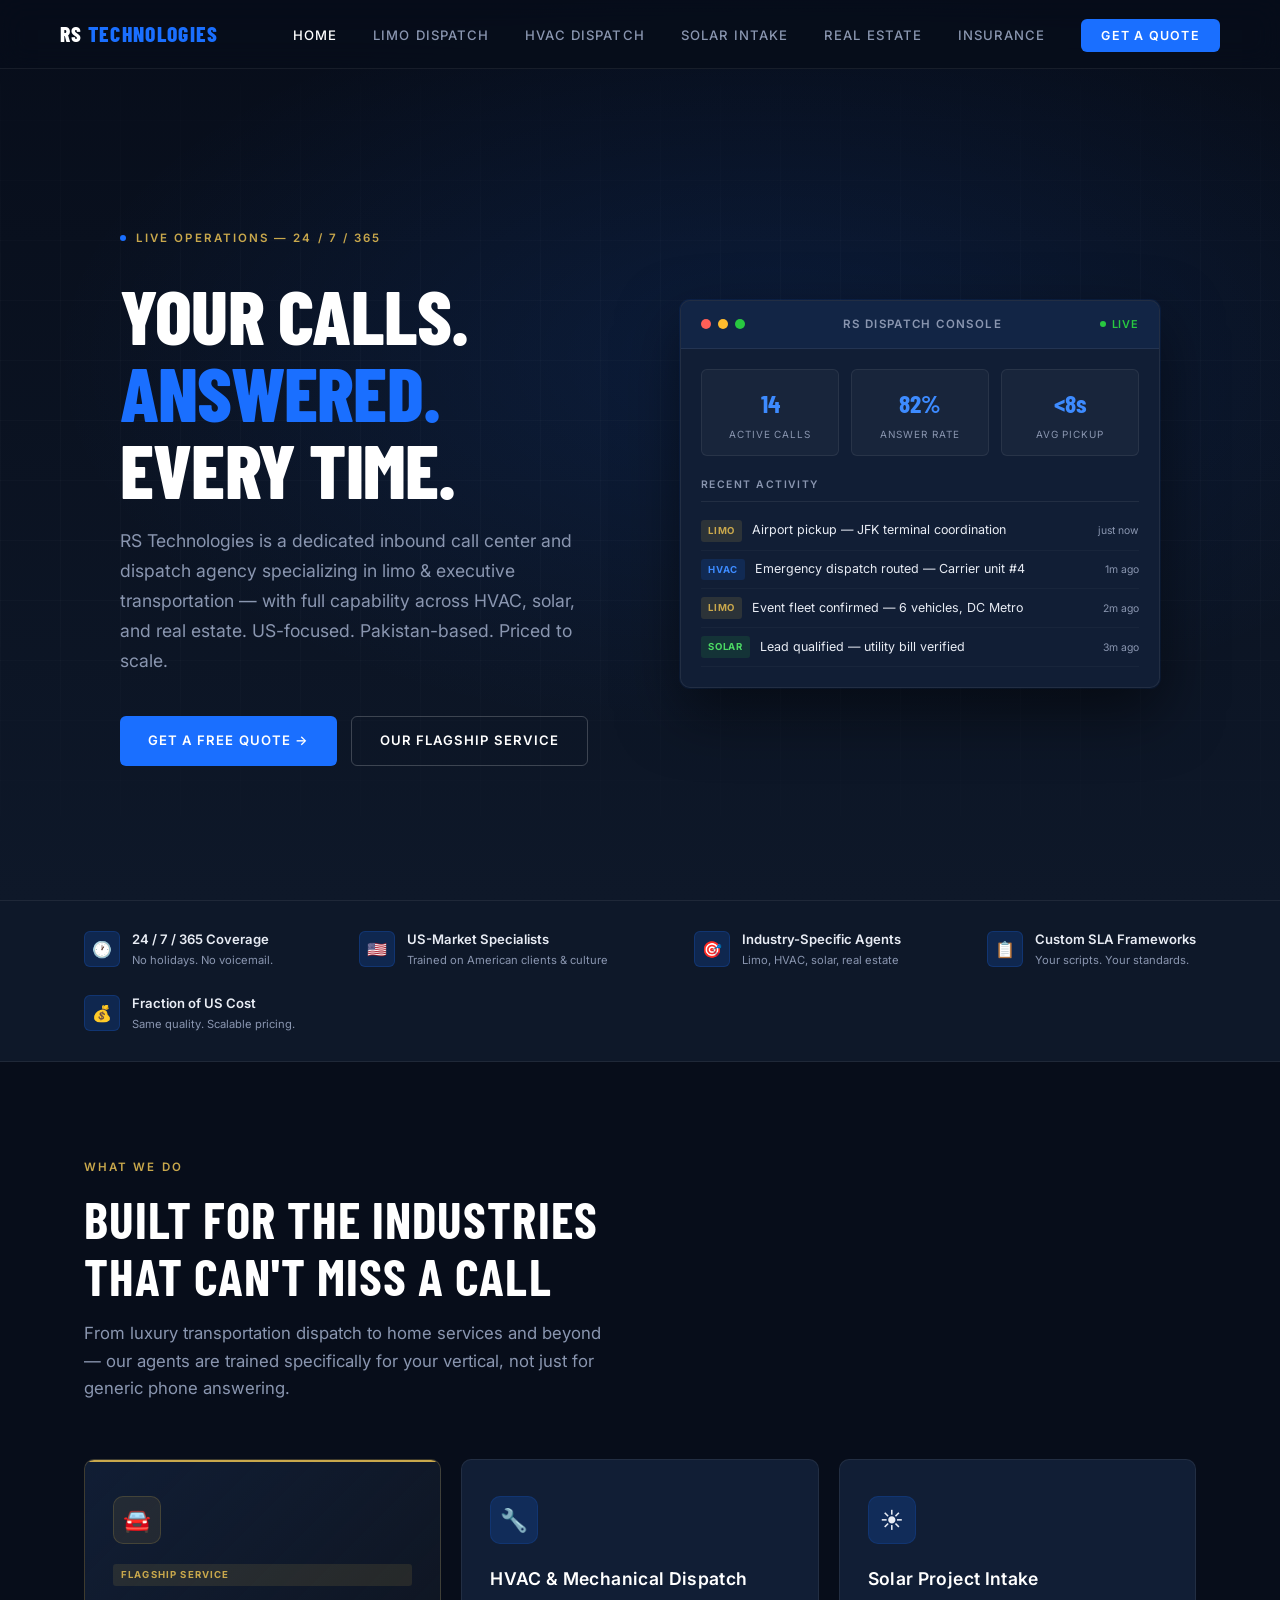
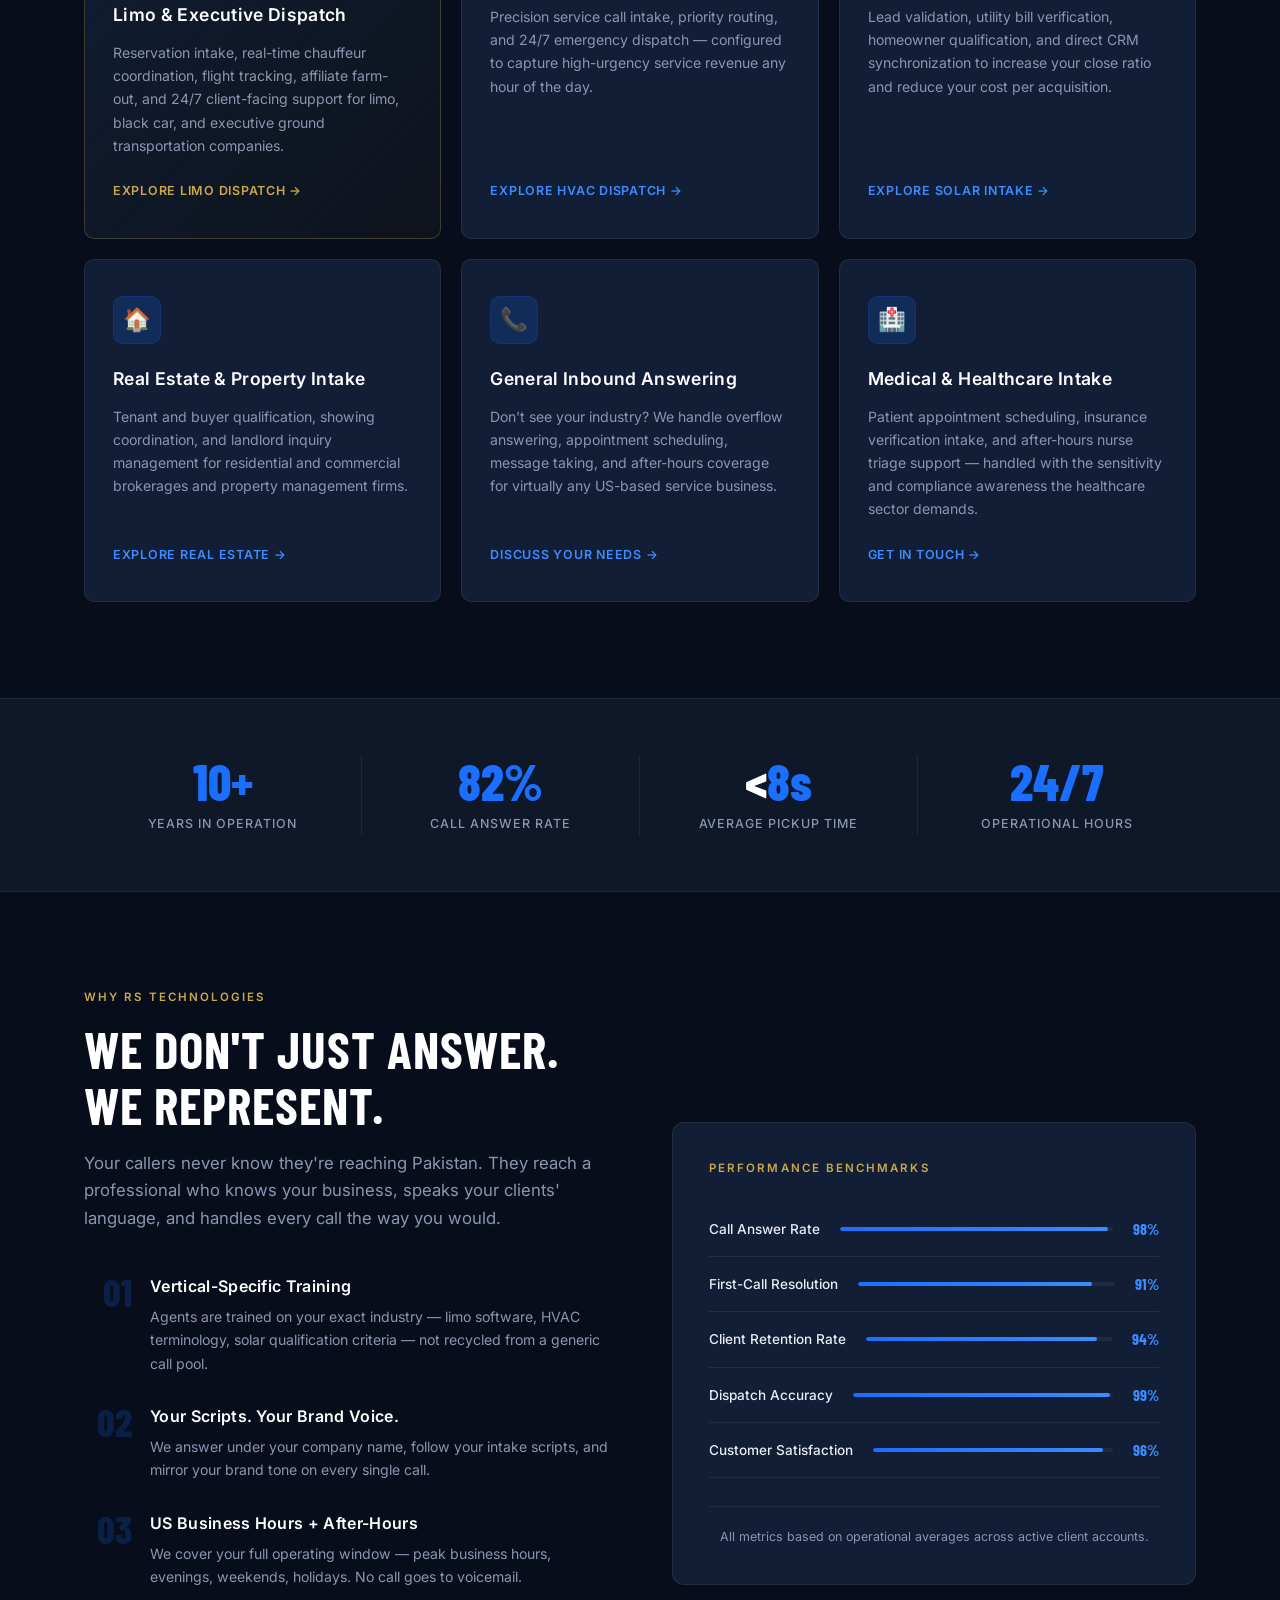
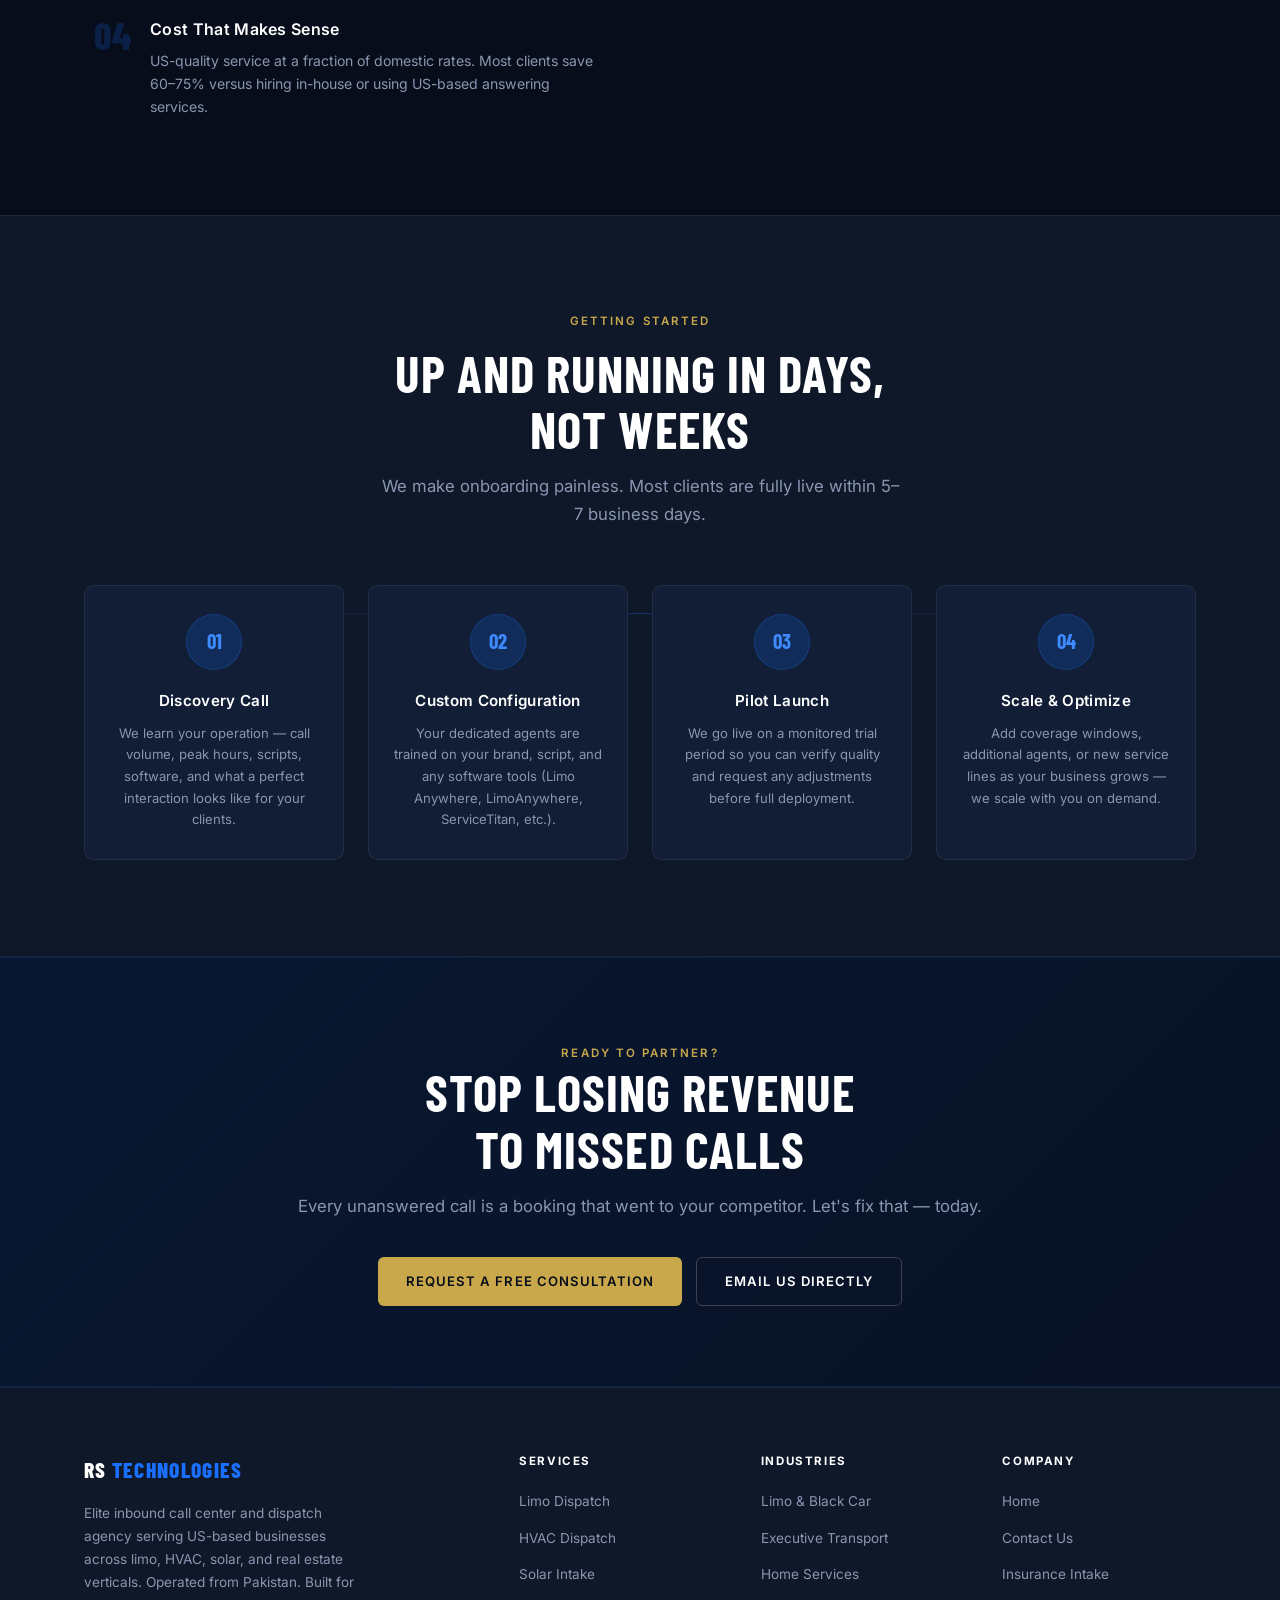
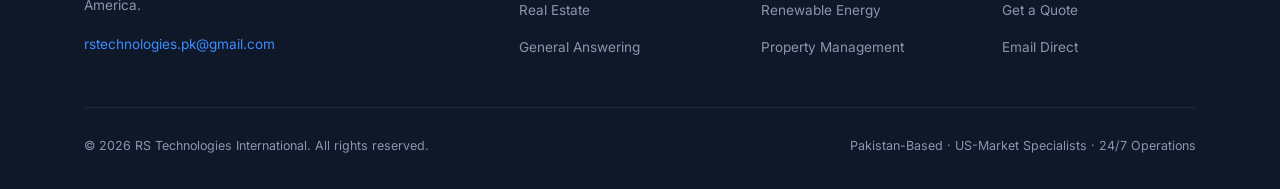
<file: index.html>
<!DOCTYPE html>
<html lang="en">
<head>
  <meta charset="UTF-8" />
  <meta name="viewport" content="width=device-width, initial-scale=1.0" />
  <title>RS Technologies | Elite Inbound Call Center & Dispatch Agency — Pakistan</title>
  <meta name="description" content="RS Technologies is a specialized inbound call center and dispatch agency based in Pakistan, serving US-based limo, HVAC, solar, and real estate companies 24/7. Expert agents, custom SLAs, affordable rates." />
  <meta name="keywords" content="limo dispatch call center, outsourced dispatch Pakistan, inbound call center Pakistan, HVAC dispatch service, solar intake agency, executive transportation dispatch, 24/7 answering service" />
  <meta name="robots" content="index, follow" />
  <link rel="canonical" href="https://rstechnologiesinternational.com/" />

  <!-- Open Graph -->
  <meta property="og:type"        content="website" />
  <meta property="og:title"       content="RS Technologies | Elite Inbound Call Center & Dispatch Agency" />
  <meta property="og:description" content="Specialized inbound call center serving US limo, HVAC, solar, and real estate companies. 24/7 coverage, custom SLAs, English-fluent agents." />
  <meta property="og:url"         content="https://rstechnologiesinternational.com/" />
  <meta property="og:image"       content="https://rstechnologiesinternational.com/og-image.jpg" />

  <!-- Schema.org -->
  <script type="application/ld+json">
  {
    "@context": "https://schema.org",
    "@type": "LocalBusiness",
    "name": "RS Technologies",
    "description": "Specialized inbound call center and dispatch agency serving US-based limo, HVAC, solar, and real estate companies.",
    "url": "https://rstechnologiesinternational.com",
    "email": "rstechnologies.pk@gmail.com",
    "address": { "@type": "PostalAddress", "addressCountry": "PK" },
    "serviceArea": { "@type": "Country", "name": "United States" },
    "knowsAbout": ["Limo Dispatch", "HVAC Dispatch", "Solar Intake", "Real Estate Intake", "Inbound Call Center"]
  }
  </script>

  <link rel="stylesheet" href="style.css" />
</head>
<body>

<!-- NAVIGATION -->
<nav class="nav" role="navigation" aria-label="Main navigation">
  <div class="nav-inner">
    <a href="index.html" class="nav-logo" aria-label="RS Technologies Home">RS <span>Technologies</span></a>
    <ul class="nav-links" role="list">
      <li><a href="index.html" class="active">Home</a></li>
      <li><a href="limo-dispatch.html">Limo Dispatch</a></li>
      <li><a href="hvac.html">HVAC Dispatch</a></li>
      <li><a href="solar.html">Solar Intake</a></li>
      <li><a href="real-estate.html">Real Estate</a></li>
      <li><a href="insurance.html">Insurance</a></li>
      <li><a href="contact.html" class="nav-cta">Get a Quote</a></li>
    </ul>
    <button class="nav-toggle" aria-label="Toggle navigation" aria-expanded="false">
      <span></span><span></span><span></span>
    </button>
  </div>
</nav>

<!-- HERO -->
<header class="hero" role="banner">
  <div class="hero-bg" aria-hidden="true"></div>
  <div class="hero-grid" aria-hidden="true"></div>
  <div class="hero-content">
    <div class="hero-left">
      <div class="hero-eyebrow">
        <span class="hero-eyebrow-dot" aria-hidden="true"></span>
        <span class="eyebrow">Live Operations — 24 / 7 / 365</span>
      </div>
      <h1 class="display">
        Your Calls.<br>
        <em>Answered.</em><br>
        Every Time.
      </h1>
      <p class="hero-sub">
        RS Technologies is a dedicated inbound call center and dispatch agency specializing in limo &amp; executive transportation — with full capability across HVAC, solar, and real estate. US-focused. Pakistan-based. Priced to scale.
      </p>
      <div class="hero-actions">
        <a href="contact.html" class="btn btn-primary">Get a Free Quote →</a>
        <a href="limo-dispatch.html" class="btn btn-outline">Our Flagship Service</a>
      </div>
    </div>

    <!-- Live Dispatch Console -->
    <div class="dispatch-console" aria-label="Live dispatch activity feed">
      <div class="console-header">
        <div class="console-dots" aria-hidden="true">
          <span></span><span></span><span></span>
        </div>
        <span class="console-title">RS Dispatch Console</span>
        <span class="console-status">Live</span>
      </div>
      <div class="console-body">
        <div class="console-stat-row">
          <div class="console-stat">
            <span class="console-stat-num" data-count="14" data-suffix="">14</span>
            <span class="console-stat-label">Active Calls</span>
          </div>
          <div class="console-stat">
            <span class="console-stat-num" data-count="98" data-suffix="%">98%</span>
            <span class="console-stat-label">Answer Rate</span>
          </div>
          <div class="console-stat">
            <span class="console-stat-num">&lt;8s</span>
            <span class="console-stat-label">Avg Pickup</span>
          </div>
        </div>
        <div class="console-feed">
          <div class="console-feed-title">Recent Activity</div>
          <div id="consoleFeed">
            <div class="feed-item">
              <span class="feed-badge badge-limo">limo</span>
              <span class="feed-text">Airport pickup — JFK terminal coordination</span>
              <span class="feed-time">just now</span>
            </div>
            <div class="feed-item">
              <span class="feed-badge badge-hvac">hvac</span>
              <span class="feed-text">Emergency dispatch routed — Carrier unit #4</span>
              <span class="feed-time">1m ago</span>
            </div>
            <div class="feed-item">
              <span class="feed-badge badge-limo">limo</span>
              <span class="feed-text">Event fleet confirmed — 6 vehicles, DC Metro</span>
              <span class="feed-time">2m ago</span>
            </div>
            <div class="feed-item">
              <span class="feed-badge badge-solar">solar</span>
              <span class="feed-text">Lead qualified — utility bill verified</span>
              <span class="feed-time">3m ago</span>
            </div>
          </div>
        </div>
      </div>
    </div>
  </div>
</header>

<!-- TRUST BAR -->
<section class="trust-bar" aria-label="Trust signals">
  <div class="trust-bar-inner">
    <div class="trust-item">
      <div class="trust-icon" aria-hidden="true">🕐</div>
      <div>
        <span class="trust-label">24 / 7 / 365 Coverage</span>
        <span class="trust-sub">No holidays. No voicemail.</span>
      </div>
    </div>
    <div class="trust-item">
      <div class="trust-icon" aria-hidden="true">🇺🇸</div>
      <div>
        <span class="trust-label">US-Market Specialists</span>
        <span class="trust-sub">Trained on American clients & culture</span>
      </div>
    </div>
    <div class="trust-item">
      <div class="trust-icon" aria-hidden="true">🎯</div>
      <div>
        <span class="trust-label">Industry-Specific Agents</span>
        <span class="trust-sub">Limo, HVAC, solar, real estate</span>
      </div>
    </div>
    <div class="trust-item">
      <div class="trust-icon" aria-hidden="true">📋</div>
      <div>
        <span class="trust-label">Custom SLA Frameworks</span>
        <span class="trust-sub">Your scripts. Your standards.</span>
      </div>
    </div>
    <div class="trust-item">
      <div class="trust-icon" aria-hidden="true">💰</div>
      <div>
        <span class="trust-label">Fraction of US Cost</span>
        <span class="trust-sub">Same quality. Scalable pricing.</span>
      </div>
    </div>
  </div>
</section>

<!-- SERVICES -->
<main>
<section class="section" aria-labelledby="services-heading">
  <div class="container">
    <div class="section-header">
      <span class="eyebrow">What We Do</span>
      <h2 id="services-heading">Built for the Industries<br>That Can't Miss a Call</h2>
      <p>From luxury transportation dispatch to home services and beyond — our agents are trained specifically for your vertical, not just for generic phone answering.</p>
    </div>
    <div class="services-grid">

      <!-- FLAGSHIP -->
      <div class="service-card featured">
        <div class="service-icon" aria-hidden="true">🚘</div>
        <span class="tag">Flagship Service</span>
        <h3>Limo &amp; Executive Dispatch</h3>
        <p>Reservation intake, real-time chauffeur coordination, flight tracking, affiliate farm-out, and 24/7 client-facing support for limo, black car, and executive ground transportation companies.</p>
        <a href="limo-dispatch.html" class="service-link">Explore Limo Dispatch →</a>
      </div>

      <div class="service-card">
        <div class="service-icon" aria-hidden="true">🔧</div>
        <h3>HVAC &amp; Mechanical Dispatch</h3>
        <p>Precision service call intake, priority routing, and 24/7 emergency dispatch — configured to capture high-urgency service revenue any hour of the day.</p>
        <a href="hvac.html" class="service-link">Explore HVAC Dispatch →</a>
      </div>

      <div class="service-card">
        <div class="service-icon" aria-hidden="true">☀️</div>
        <h3>Solar Project Intake</h3>
        <p>Lead validation, utility bill verification, homeowner qualification, and direct CRM synchronization to increase your close ratio and reduce your cost per acquisition.</p>
        <a href="solar.html" class="service-link">Explore Solar Intake →</a>
      </div>

      <div class="service-card">
        <div class="service-icon" aria-hidden="true">🏠</div>
        <h3>Real Estate &amp; Property Intake</h3>
        <p>Tenant and buyer qualification, showing coordination, and landlord inquiry management for residential and commercial brokerages and property management firms.</p>
        <a href="real-estate.html" class="service-link">Explore Real Estate →</a>
      </div>

      <div class="service-card">
        <div class="service-icon" aria-hidden="true">📞</div>
        <h3>General Inbound Answering</h3>
        <p>Don't see your industry? We handle overflow answering, appointment scheduling, message taking, and after-hours coverage for virtually any US-based service business.</p>
        <a href="contact.html" class="service-link">Discuss Your Needs →</a>
      </div>

      <div class="service-card">
        <div class="service-icon" aria-hidden="true">🏥</div>
        <h3>Medical &amp; Healthcare Intake</h3>
        <p>Patient appointment scheduling, insurance verification intake, and after-hours nurse triage support — handled with the sensitivity and compliance awareness the healthcare sector demands.</p>
        <a href="contact.html" class="service-link">Get in Touch →</a>
      </div>

    </div>
  </div>
</section>

<!-- STATS -->
<section class="stats-strip" aria-label="Company statistics">
  <div class="container">
    <div class="stats-grid">
      <div class="stat-item">
        <span class="stat-num"><span data-count="10" data-suffix="">10</span><span>+</span></span>
        <span class="stat-label">Years in Operation</span>
      </div>
      <div class="stat-item">
        <span class="stat-num"><span data-count="98" data-suffix="">98</span><span>%</span></span>
        <span class="stat-label">Call Answer Rate</span>
      </div>
      <div class="stat-item">
        <span class="stat-num">&lt;<span data-count="8" data-suffix="s">8s</span></span>
        <span class="stat-label">Average Pickup Time</span>
      </div>
      <div class="stat-item">
        <span class="stat-num"><span data-count="24" data-suffix="">24</span><span>/7</span></span>
        <span class="stat-label">Operational Hours</span>
      </div>
    </div>
  </div>
</section>

<!-- WHY US -->
<section class="section" aria-labelledby="why-heading">
  <div class="container">
    <div class="why-grid">
      <div>
        <div class="section-header" style="margin-bottom:40px;">
          <span class="eyebrow">Why RS Technologies</span>
          <h2 id="why-heading">We Don't Just Answer.<br>We Represent.</h2>
          <p>Your callers never know they're reaching Pakistan. They reach a professional who knows your business, speaks your clients' language, and handles every call the way you would.</p>
        </div>
        <div class="why-list">
          <div class="why-item">
            <span class="why-num" aria-hidden="true">01</span>
            <div class="why-text">
              <h3>Vertical-Specific Training</h3>
              <p>Agents are trained on your exact industry — limo software, HVAC terminology, solar qualification criteria — not recycled from a generic call pool.</p>
            </div>
          </div>
          <div class="why-item">
            <span class="why-num" aria-hidden="true">02</span>
            <div class="why-text">
              <h3>Your Scripts. Your Brand Voice.</h3>
              <p>We answer under your company name, follow your intake scripts, and mirror your brand tone on every single call.</p>
            </div>
          </div>
          <div class="why-item">
            <span class="why-num" aria-hidden="true">03</span>
            <div class="why-text">
              <h3>US Business Hours + After-Hours</h3>
              <p>We cover your full operating window — peak business hours, evenings, weekends, holidays. No call goes to voicemail.</p>
            </div>
          </div>
          <div class="why-item">
            <span class="why-num" aria-hidden="true">04</span>
            <div class="why-text">
              <h3>Cost That Makes Sense</h3>
              <p>US-quality service at a fraction of domestic rates. Most clients save 60–75% versus hiring in-house or using US-based answering services.</p>
            </div>
          </div>
        </div>
      </div>

      <div class="why-visual" aria-label="Performance metrics">
        <div class="eyebrow" style="margin-bottom:24px; display:block;">Performance Benchmarks</div>
        <div class="sla-item">
          <span class="sla-label">Call Answer Rate</span>
          <div class="sla-bar-wrap"><div class="sla-bar" data-width="98%" style="width:0%"></div></div>
          <span class="sla-val">98%</span>
        </div>
        <div class="sla-item">
          <span class="sla-label">First-Call Resolution</span>
          <div class="sla-bar-wrap"><div class="sla-bar" data-width="91%" style="width:0%"></div></div>
          <span class="sla-val">91%</span>
        </div>
        <div class="sla-item">
          <span class="sla-label">Client Retention Rate</span>
          <div class="sla-bar-wrap"><div class="sla-bar" data-width="94%" style="width:0%"></div></div>
          <span class="sla-val">94%</span>
        </div>
        <div class="sla-item">
          <span class="sla-label">Dispatch Accuracy</span>
          <div class="sla-bar-wrap"><div class="sla-bar" data-width="99%" style="width:0%"></div></div>
          <span class="sla-val">99%</span>
        </div>
        <div class="sla-item">
          <span class="sla-label">Customer Satisfaction</span>
          <div class="sla-bar-wrap"><div class="sla-bar" data-width="96%" style="width:0%"></div></div>
          <span class="sla-val">96%</span>
        </div>
        <div style="margin-top:28px; padding-top:20px; border-top:1px solid var(--border);">
          <p style="font-size:0.78rem; color:var(--muted); text-align:center;">All metrics based on operational averages across active client accounts.</p>
        </div>
      </div>
    </div>
  </div>
</section>

<!-- HOW IT WORKS -->
<section class="section" style="background:var(--navy-mid); border-top:1px solid var(--border); border-bottom:1px solid var(--border);" aria-labelledby="process-heading">
  <div class="container">
    <div class="section-header centered">
      <span class="eyebrow">Getting Started</span>
      <h2 id="process-heading">Up and Running in Days,<br>Not Weeks</h2>
      <p>We make onboarding painless. Most clients are fully live within 5–7 business days.</p>
    </div>
    <div class="process-steps">
      <div class="step-card">
        <div class="step-num">01</div>
        <h3>Discovery Call</h3>
        <p>We learn your operation — call volume, peak hours, scripts, software, and what a perfect interaction looks like for your clients.</p>
      </div>
      <div class="step-card">
        <div class="step-num">02</div>
        <h3>Custom Configuration</h3>
        <p>Your dedicated agents are trained on your brand, script, and any software tools (Limo Anywhere, LimoAnywhere, ServiceTitan, etc.).</p>
      </div>
      <div class="step-card">
        <div class="step-num">03</div>
        <h3>Pilot Launch</h3>
        <p>We go live on a monitored trial period so you can verify quality and request any adjustments before full deployment.</p>
      </div>
      <div class="step-card">
        <div class="step-num">04</div>
        <h3>Scale &amp; Optimize</h3>
        <p>Add coverage windows, additional agents, or new service lines as your business grows — we scale with you on demand.</p>
      </div>
    </div>
  </div>
</section>

<!-- CTA BAND -->
<section class="cta-band" aria-labelledby="cta-heading">
  <div class="container">
    <span class="eyebrow">Ready to Partner?</span>
    <h2 id="cta-heading">Stop Losing Revenue<br>to Missed Calls</h2>
    <p>Every unanswered call is a booking that went to your competitor. Let's fix that — today.</p>
    <div class="actions">
      <a href="contact.html" class="btn btn-gold">Request a Free Consultation</a>
      <a href="mailto:rstechnologies.pk@gmail.com" class="btn btn-outline">Email Us Directly</a>
    </div>
  </div>
</section>
</main>

<!-- FOOTER -->
<footer role="contentinfo">
  <div class="container">
    <div class="footer-grid">
      <div class="footer-brand">
        <div class="nav-logo" aria-label="RS Technologies">RS <span style="color:var(--blue)">Technologies</span></div>
        <p>Elite inbound call center and dispatch agency serving US-based businesses across limo, HVAC, solar, and real estate verticals. Operated from Pakistan. Built for America.</p>
        <a href="mailto:rstechnologies.pk@gmail.com" style="color:var(--blue-light); font-size:0.85rem; margin-top:16px; display:inline-block;">rstechnologies.pk@gmail.com</a>
      </div>
      <div class="footer-col">
        <h4>Services</h4>
        <ul role="list">
          <li><a href="limo-dispatch.html">Limo Dispatch</a></li>
          <li><a href="hvac.html">HVAC Dispatch</a></li>
          <li><a href="solar.html">Solar Intake</a></li>
          <li><a href="real-estate.html">Real Estate</a></li>
          <li><a href="contact.html">General Answering</a></li>
        </ul>
      </div>
      <div class="footer-col">
        <h4>Industries</h4>
        <ul role="list">
          <li><a href="limo-dispatch.html">Limo &amp; Black Car</a></li>
          <li><a href="limo-dispatch.html">Executive Transport</a></li>
          <li><a href="hvac.html">Home Services</a></li>
          <li><a href="solar.html">Renewable Energy</a></li>
          <li><a href="real-estate.html">Property Management</a></li>
        </ul>
      </div>
      <div class="footer-col">
        <h4>Company</h4>
        <ul role="list">
          <li><a href="index.html">Home</a></li>
          <li><a href="contact.html">Contact Us</a></li>
          <li><a href="insurance.html">Insurance Intake</a></li>
          <li><a href="contact.html">Get a Quote</a></li>
          <li><a href="mailto:rstechnologies.pk@gmail.com">Email Direct</a></li>
        </ul>
      </div>
    </div>
    <div class="footer-bottom">
      <p style="color:var(--muted);">© 2026 RS Technologies International. All rights reserved.</p>
      <span>Pakistan-Based · US-Market Specialists · 24/7 Operations</span>
    </div>
  </div>
</footer>

<script src="main.js"></script>
</body>
</html>
</file>
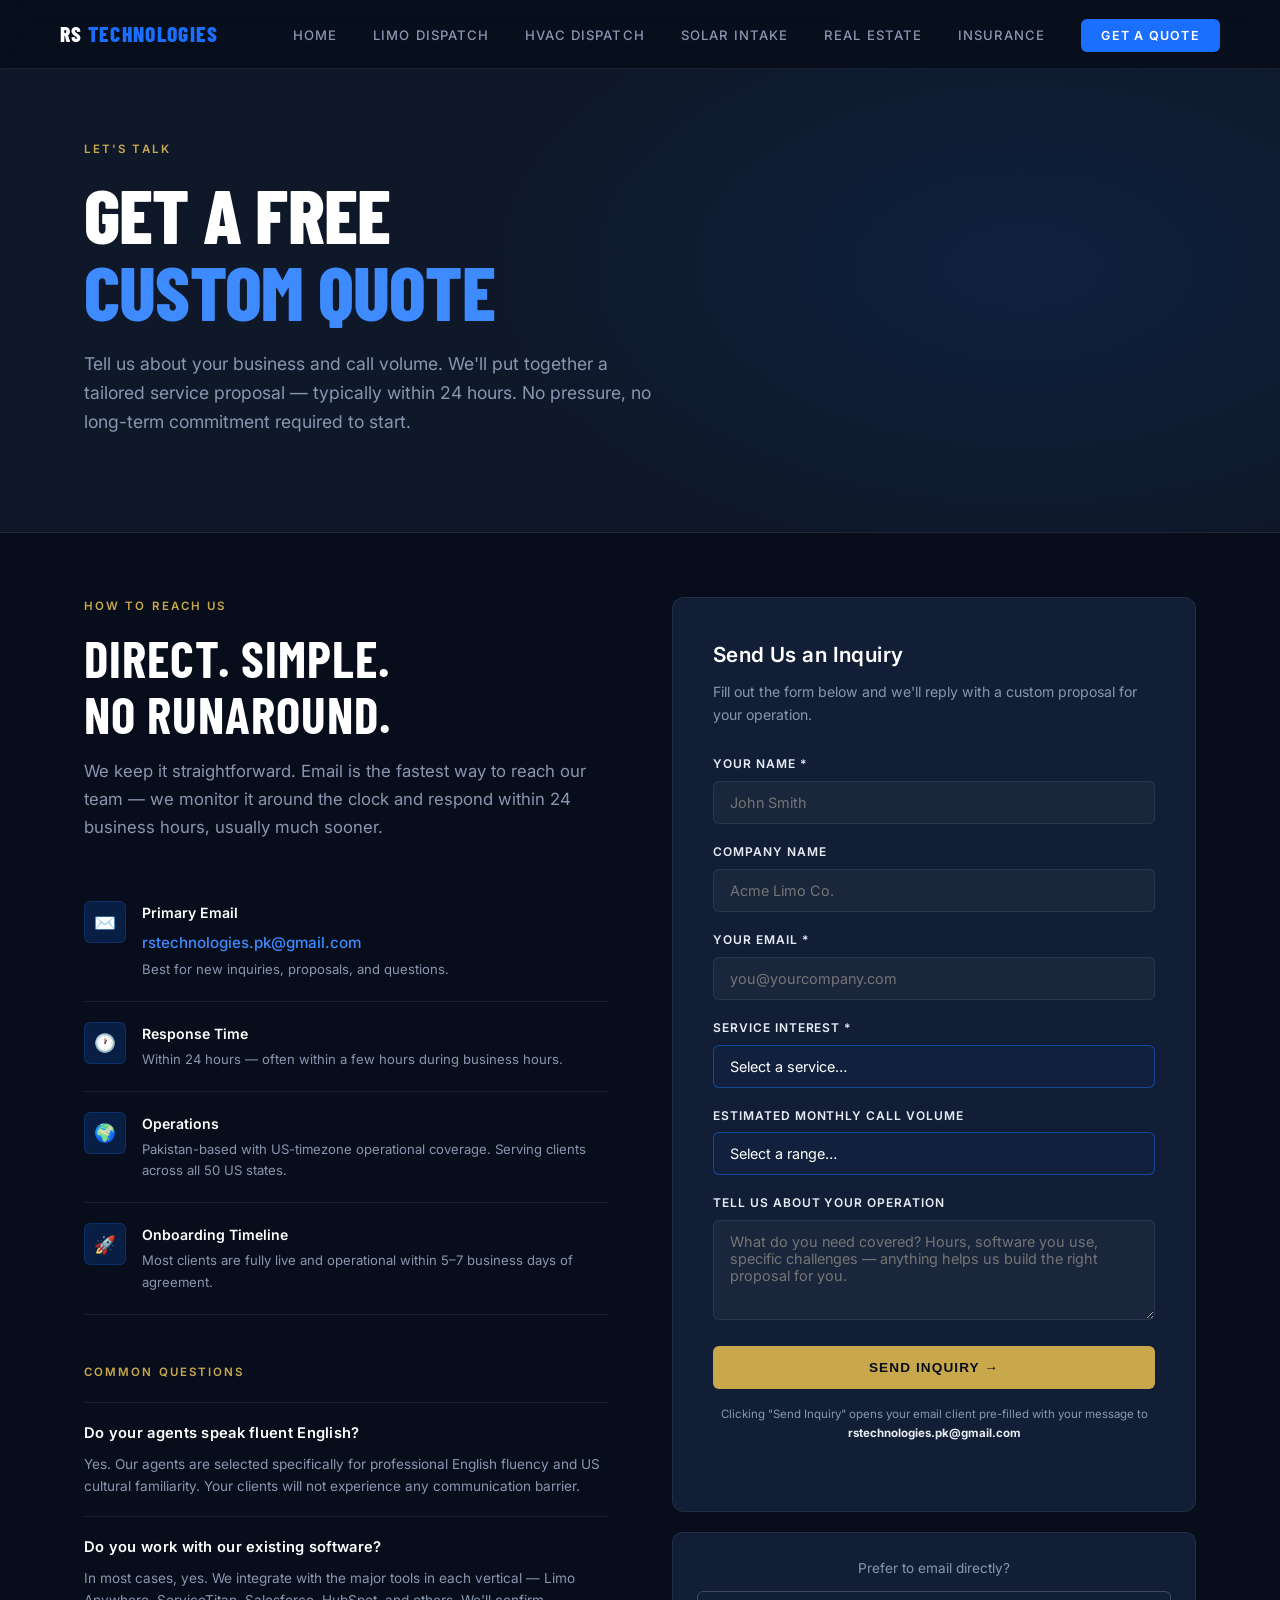
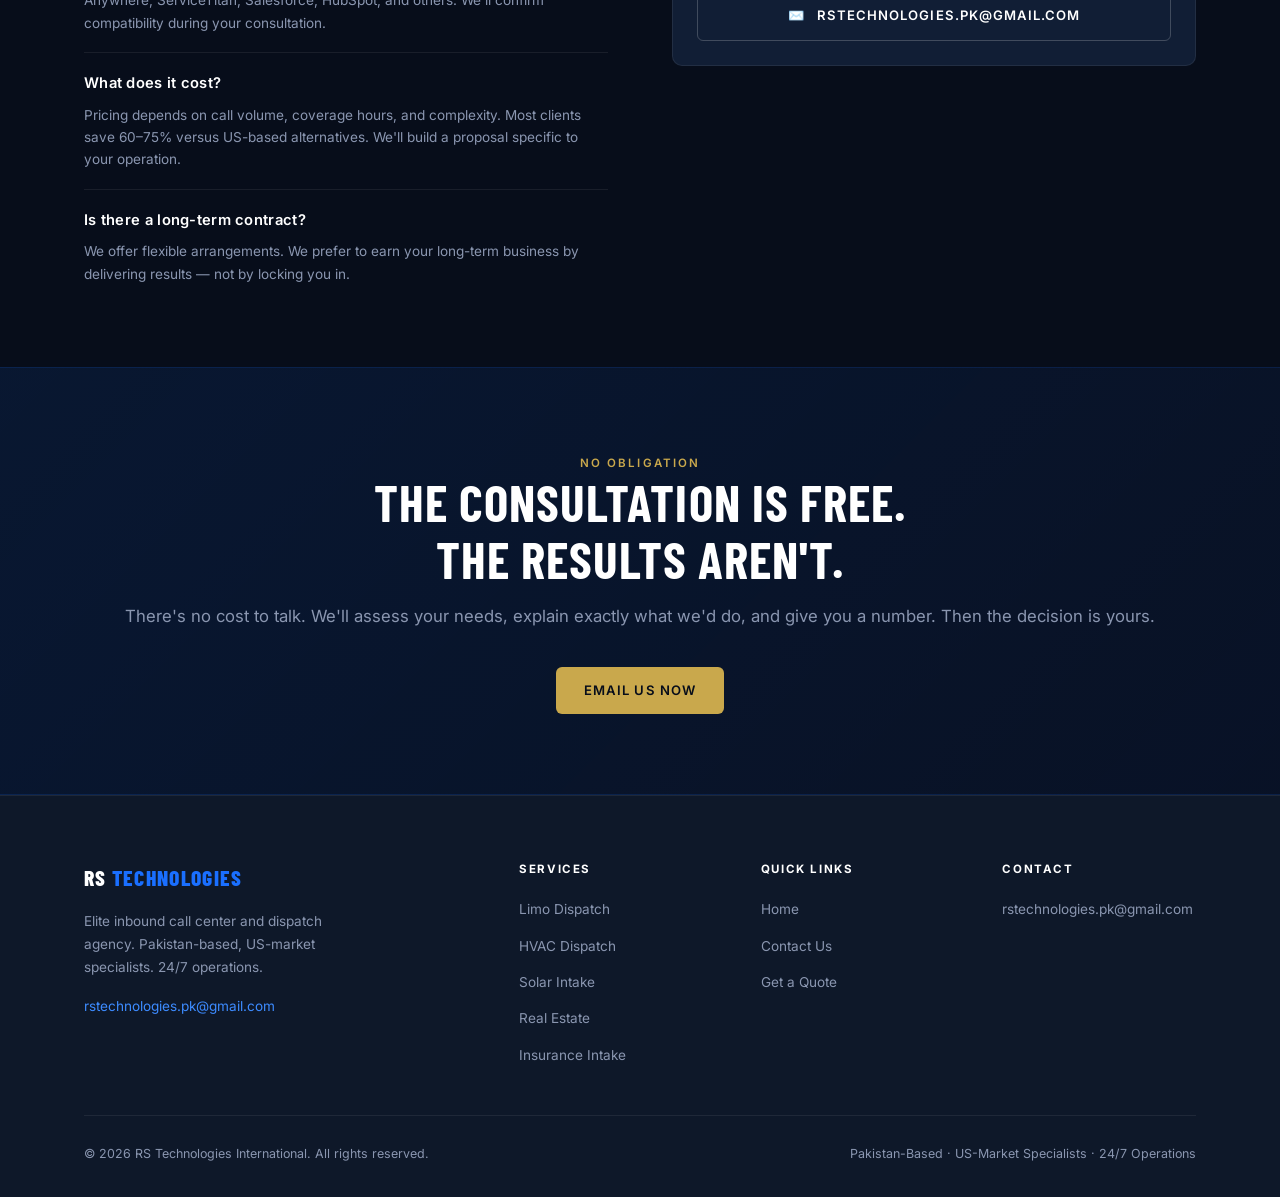
<file: contact.html>
<!DOCTYPE html>
<html lang="en">
<head>
  <meta charset="UTF-8" />
  <meta name="viewport" content="width=device-width, initial-scale=1.0" />
  <title>Contact RS Technologies | Get a Free Call Center Quote</title>
  <meta name="description" content="Contact RS Technologies to get a free quote for limo dispatch, HVAC, solar, or real estate call center services. Email us or submit the inquiry form — we respond within 24 hours." />
  <meta name="keywords" content="contact RS Technologies, call center quote, limo dispatch outsourcing inquiry, HVAC call center quote, inbound call center Pakistan contact" />
  <meta name="robots" content="index, follow" />
  <link rel="canonical" href="https://rstechnologiesinternational.com/contact.html" />
  <meta property="og:title"       content="Contact RS Technologies | Get a Free Quote" />
  <meta property="og:description" content="Get a free quote for professional inbound call center and dispatch services. We respond within 24 hours." />
  <meta property="og:url"         content="https://rstechnologiesinternational.com/contact.html" />
  <link rel="stylesheet" href="style.css" />
</head>
<body>

<nav class="nav" role="navigation" aria-label="Main navigation">
  <div class="nav-inner">
    <a href="index.html" class="nav-logo">RS <span>Technologies</span></a>
    <ul class="nav-links" role="list">
      <li><a href="index.html">Home</a></li>
      <li><a href="limo-dispatch.html">Limo Dispatch</a></li>
      <li><a href="hvac.html">HVAC Dispatch</a></li>
      <li><a href="solar.html">Solar Intake</a></li>
      <li><a href="real-estate.html">Real Estate</a></li>
      <li><a href="insurance.html">Insurance</a></li>
      <li><a href="contact.html" class="nav-cta active">Get a Quote</a></li>
    </ul>
    <button class="nav-toggle" aria-label="Toggle navigation">
      <span></span><span></span><span></span>
    </button>
  </div>
</nav>

<header class="page-hero" role="banner" style="padding-bottom:60px;">
  <div class="container page-hero-inner">
    <span class="eyebrow">Let's Talk</span>
    <h1 class="display">Get a Free<br><span style="color:var(--blue-light)">Custom Quote</span></h1>
    <p>Tell us about your business and call volume. We'll put together a tailored service proposal — typically within 24 hours. No pressure, no long-term commitment required to start.</p>
  </div>
</header>

<main>
<section class="section-sm" aria-labelledby="contact-heading">
  <div class="container">
    <div class="contact-grid">

      <!-- LEFT: Info -->
      <div class="contact-info">
        <span class="eyebrow" style="margin-bottom:14px; display:block;">How to Reach Us</span>
        <h2 id="contact-heading">Direct. Simple.<br>No Runaround.</h2>
        <p>We keep it straightforward. Email is the fastest way to reach our team — we monitor it around the clock and respond within 24 business hours, usually much sooner.</p>

        <div class="contact-method">
          <div class="contact-method-icon" aria-hidden="true">✉️</div>
          <div>
            <h4>Primary Email</h4>
            <a href="mailto:rstechnologies.pk@gmail.com">rstechnologies.pk@gmail.com</a>
            <p style="margin-top:4px;">Best for new inquiries, proposals, and questions.</p>
          </div>
        </div>

        <div class="contact-method">
          <div class="contact-method-icon" aria-hidden="true">🕐</div>
          <div>
            <h4>Response Time</h4>
            <p>Within 24 hours — often within a few hours during business hours.</p>
          </div>
        </div>

        <div class="contact-method">
          <div class="contact-method-icon" aria-hidden="true">🌍</div>
          <div>
            <h4>Operations</h4>
            <p>Pakistan-based with US-timezone operational coverage. Serving clients across all 50 US states.</p>
          </div>
        </div>

        <div class="contact-method">
          <div class="contact-method-icon" aria-hidden="true">🚀</div>
          <div>
            <h4>Onboarding Timeline</h4>
            <p>Most clients are fully live and operational within 5–7 business days of agreement.</p>
          </div>
        </div>

        <!-- FAQ Mini -->
        <div style="margin-top:48px;">
          <div class="eyebrow" style="margin-bottom:20px; display:block;">Common Questions</div>

          <div style="border-top:1px solid var(--border); padding:18px 0;">
            <h3 style="color:var(--white); font-size:0.92rem; margin-bottom:8px;">Do your agents speak fluent English?</h3>
            <p style="font-size:0.85rem;">Yes. Our agents are selected specifically for professional English fluency and US cultural familiarity. Your clients will not experience any communication barrier.</p>
          </div>

          <div style="border-top:1px solid var(--border); padding:18px 0;">
            <h3 style="color:var(--white); font-size:0.92rem; margin-bottom:8px;">Do you work with our existing software?</h3>
            <p style="font-size:0.85rem;">In most cases, yes. We integrate with the major tools in each vertical — Limo Anywhere, ServiceTitan, Salesforce, HubSpot, and others. We'll confirm compatibility during your consultation.</p>
          </div>

          <div style="border-top:1px solid var(--border); padding:18px 0;">
            <h3 style="color:var(--white); font-size:0.92rem; margin-bottom:8px;">What does it cost?</h3>
            <p style="font-size:0.85rem;">Pricing depends on call volume, coverage hours, and complexity. Most clients save 60–75% versus US-based alternatives. We'll build a proposal specific to your operation.</p>
          </div>

          <div style="border-top:1px solid var(--border); padding:18px 0;">
            <h3 style="color:var(--white); font-size:0.92rem; margin-bottom:8px;">Is there a long-term contract?</h3>
            <p style="font-size:0.85rem;">We offer flexible arrangements. We prefer to earn your long-term business by delivering results — not by locking you in.</p>
          </div>
        </div>
      </div>

      <!-- RIGHT: Form -->
      <div>
        <div class="contact-form-box">
          <h3>Send Us an Inquiry</h3>
          <p>Fill out the form below and we'll reply with a custom proposal for your operation.</p>

          <form id="contactForm" novalidate aria-label="Contact inquiry form">
            <div class="form-group">
              <label for="name">Your Name *</label>
              <input type="text" id="name" name="name" placeholder="John Smith" required autocomplete="name" />
            </div>
            <div class="form-group">
              <label for="company">Company Name</label>
              <input type="text" id="company" name="company" placeholder="Acme Limo Co." autocomplete="organization" />
            </div>
            <div class="form-group">
              <label for="email">Your Email *</label>
              <input type="email" id="email" name="email" placeholder="you@yourcompany.com" required autocomplete="email" />
            </div>
            <div class="form-group">
              <label for="service">Service Interest *</label>
              <select id="service" name="service" required>
                <option value="" disabled selected>Select a service…</option>
                <option value="Limo &amp; Executive Dispatch">Limo &amp; Executive Dispatch</option>
                <option value="HVAC Dispatch">HVAC Dispatch</option>
                <option value="Solar Lead Intake">Solar Lead Intake</option>
                <option value="Real Estate Intake">Real Estate Intake</option>
                <option value="General Inbound Answering">General Inbound Answering</option>
                <option value="Multiple Services">Multiple Services</option>
                <option value="Other / Not Listed">Other / Not Listed</option>
              </select>
            </div>
            <div class="form-group">
              <label for="volume">Estimated Monthly Call Volume</label>
              <select id="volume" name="volume">
                <option value="" disabled selected>Select a range…</option>
                <option value="Under 100">Under 100 calls/month</option>
                <option value="100–500">100–500 calls/month</option>
                <option value="500–1,000">500–1,000 calls/month</option>
                <option value="1,000–5,000">1,000–5,000 calls/month</option>
                <option value="5,000+">5,000+ calls/month</option>
                <option value="Not Sure">Not Sure Yet</option>
              </select>
            </div>
            <div class="form-group">
              <label for="message">Tell Us About Your Operation</label>
              <textarea id="message" name="message" placeholder="What do you need covered? Hours, software you use, specific challenges — anything helps us build the right proposal for you."></textarea>
            </div>
            <button type="submit" class="btn btn-gold form-submit">Send Inquiry →</button>
          </form>

          <p style="font-size:0.72rem; color:var(--muted); text-align:center; margin-top:16px;">
            Clicking "Send Inquiry" opens your email client pre-filled with your message to <strong style="color:var(--offwhite);">rstechnologies.pk@gmail.com</strong>
          </p>
        </div>

        <!-- Direct email fallback -->
        <div style="margin-top:20px; background:var(--navy-card); border:1px solid var(--border); border-radius:10px; padding:24px; text-align:center;">
          <p style="font-size:0.85rem; margin-bottom:12px;">Prefer to email directly?</p>
          <a href="mailto:rstechnologies.pk@gmail.com?subject=Partnership Inquiry — RS Technologies" class="btn btn-outline" style="width:100%; justify-content:center;">
            ✉️ &nbsp; rstechnologies.pk@gmail.com
          </a>
        </div>
      </div>

    </div>
  </div>
</section>

<!-- BOTTOM CTA -->
<section class="cta-band" aria-labelledby="contact-cta-heading">
  <div class="container">
    <span class="eyebrow">No Obligation</span>
    <h2 id="contact-cta-heading">The Consultation is Free.<br>The Results Aren't.</h2>
    <p>There's no cost to talk. We'll assess your needs, explain exactly what we'd do, and give you a number. Then the decision is yours.</p>
    <div class="actions">
      <a href="mailto:rstechnologies.pk@gmail.com?subject=Free Consultation Request" class="btn btn-gold">Email Us Now</a>
    </div>
  </div>
</section>
</main>

<footer role="contentinfo">
  <div class="container">
    <div class="footer-grid">
      <div class="footer-brand">
        <div class="nav-logo">RS <span style="color:var(--blue)">Technologies</span></div>
        <p>Elite inbound call center and dispatch agency. Pakistan-based, US-market specialists. 24/7 operations.</p>
        <a href="mailto:rstechnologies.pk@gmail.com" style="color:var(--blue-light); font-size:0.85rem; margin-top:16px; display:inline-block;">rstechnologies.pk@gmail.com</a>
      </div>
      <div class="footer-col">
        <h4>Services</h4>
        <ul role="list">
          <li><a href="limo-dispatch.html">Limo Dispatch</a></li>
          <li><a href="hvac.html">HVAC Dispatch</a></li>
          <li><a href="solar.html">Solar Intake</a></li>
          <li><a href="real-estate.html">Real Estate</a></li>
          <li><a href="insurance.html">Insurance Intake</a></li>
        </ul>
      </div>
      <div class="footer-col">
        <h4>Quick Links</h4>
        <ul role="list">
          <li><a href="index.html">Home</a></li>
          <li><a href="contact.html">Contact Us</a></li>
          <li><a href="contact.html">Get a Quote</a></li>
        </ul>
      </div>
      <div class="footer-col">
        <h4>Contact</h4>
        <ul role="list">
          <li><a href="mailto:rstechnologies.pk@gmail.com">rstechnologies.pk@gmail.com</a></li>
        </ul>
      </div>
    </div>
    <div class="footer-bottom">
      <p style="color:var(--muted);">© 2026 RS Technologies International. All rights reserved.</p>
      <span>Pakistan-Based · US-Market Specialists · 24/7 Operations</span>
    </div>
  </div>
</footer>

<script src="main.js"></script>
</body>
</html>
</file>
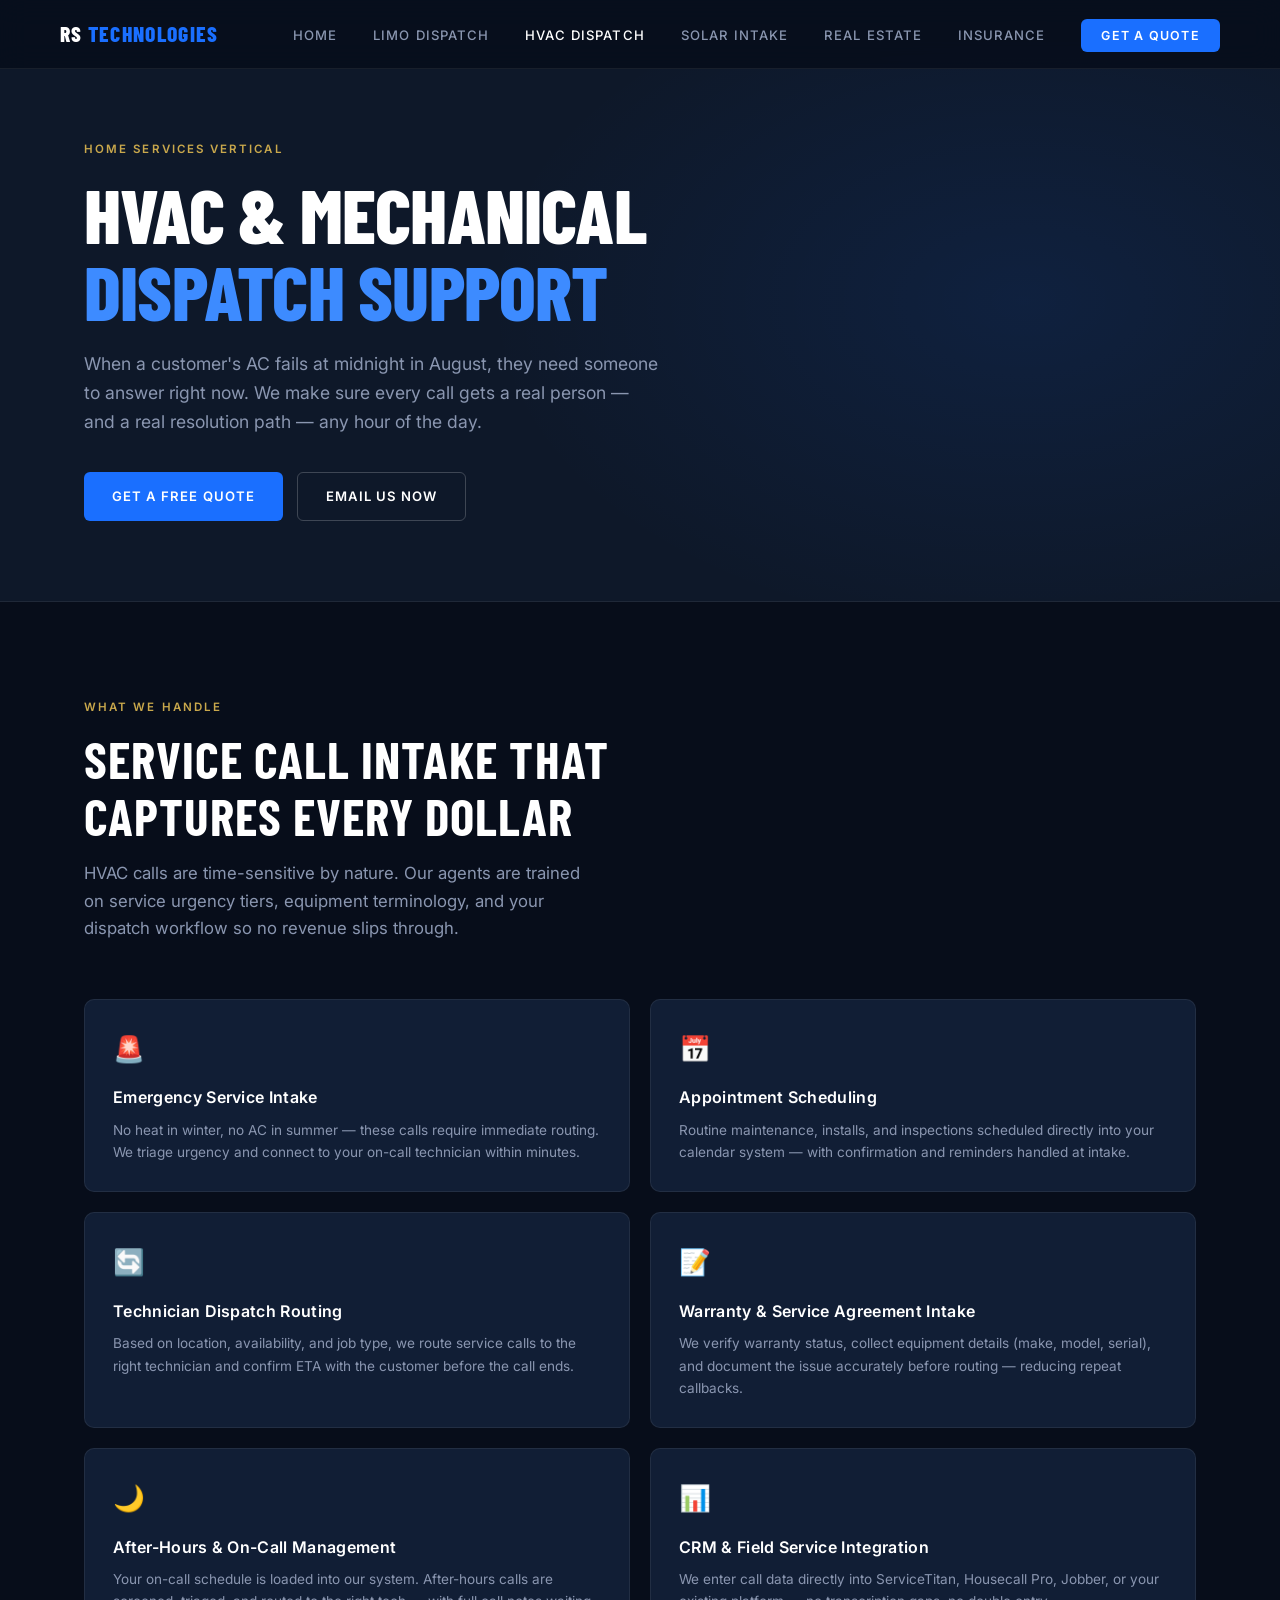
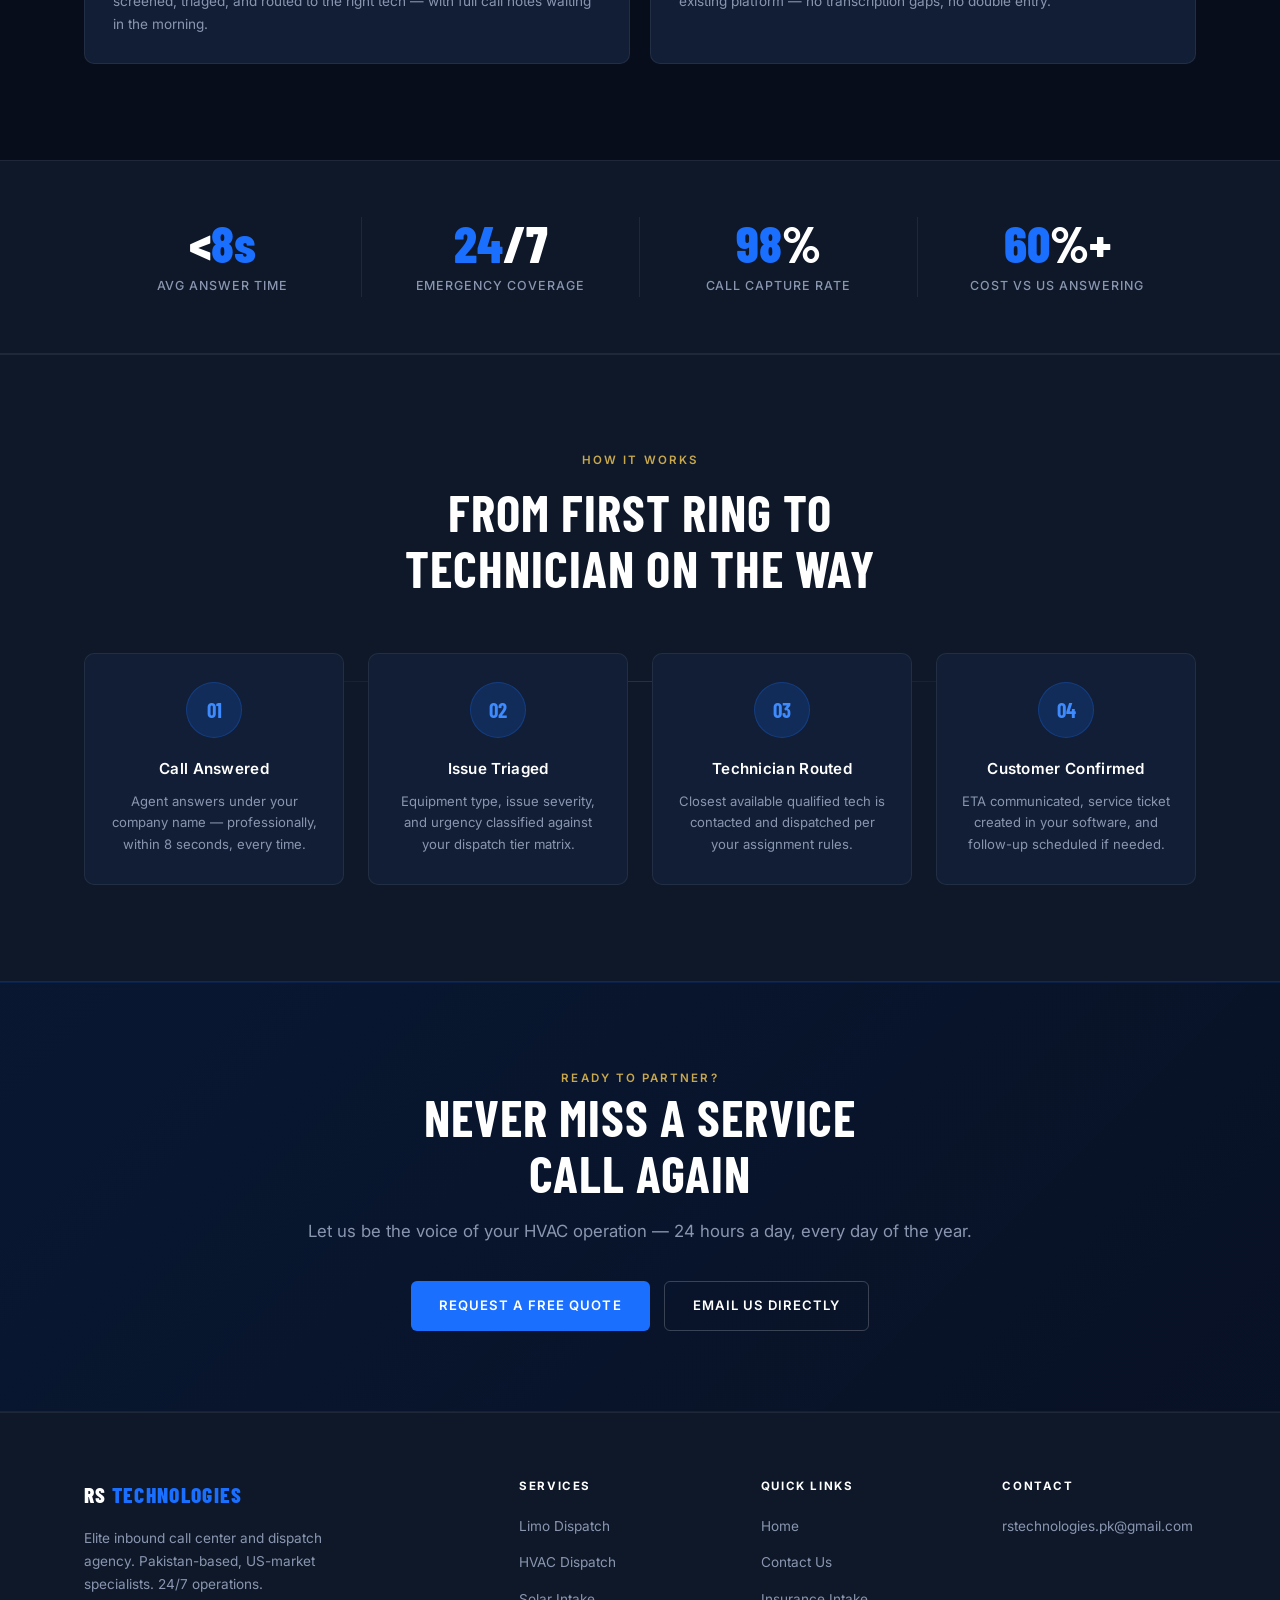
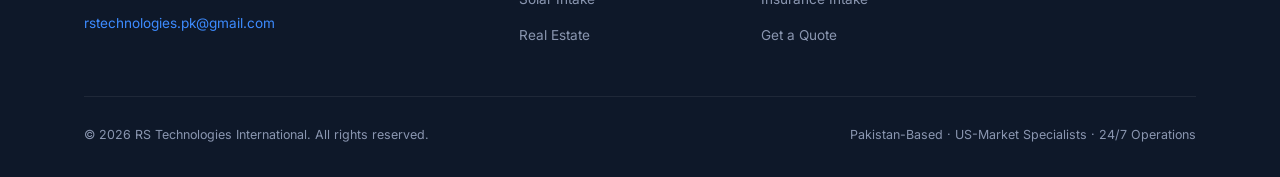
<file: hvac.html>
<!DOCTYPE html>
<html lang="en">
<head>
  <meta charset="UTF-8" />
  <meta name="viewport" content="width=device-width, initial-scale=1.0" />
  <title>HVAC Dispatch & Service Call Center | RS Technologies</title>
  <meta name="description" content="24/7 HVAC dispatch call center. RS Technologies handles emergency service intake, technician routing, and appointment scheduling for HVAC and mechanical service companies across the US." />
  <meta name="keywords" content="HVAC dispatch call center, HVAC answering service, outsourced HVAC dispatch, 24/7 HVAC intake, mechanical service dispatch Pakistan, HVAC emergency dispatch" />
  <meta name="robots" content="index, follow" />
  <link rel="canonical" href="https://rstechnologiesinternational.com/hvac.html" />
  <meta property="og:title"       content="HVAC Dispatch & Service Call Center | RS Technologies" />
  <meta property="og:description" content="24/7 inbound HVAC dispatch and service intake — emergency routing, scheduling, and SLA management for US HVAC companies." />
  <meta property="og:url"         content="https://rstechnologiesinternational.com/hvac.html" />

  <script type="application/ld+json">
  {
    "@context": "https://schema.org",
    "@type": "Service",
    "name": "HVAC Dispatch & Service Intake",
    "provider": { "@type": "LocalBusiness", "name": "RS Technologies", "email": "rstechnologies.pk@gmail.com" },
    "description": "24/7 inbound HVAC dispatch, emergency intake, and technician routing for US-based home service companies.",
    "serviceType": "Inbound Call Center",
    "areaServed": { "@type": "Country", "name": "United States" }
  }
  </script>

  <link rel="stylesheet" href="style.css" />
</head>
<body>

<nav class="nav" role="navigation" aria-label="Main navigation">
  <div class="nav-inner">
    <a href="index.html" class="nav-logo">RS <span>Technologies</span></a>
    <ul class="nav-links" role="list">
      <li><a href="index.html">Home</a></li>
      <li><a href="limo-dispatch.html">Limo Dispatch</a></li>
      <li><a href="hvac.html" class="active">HVAC Dispatch</a></li>
      <li><a href="solar.html">Solar Intake</a></li>
      <li><a href="real-estate.html">Real Estate</a></li>
      <li><a href="insurance.html">Insurance</a></li>
      <li><a href="contact.html" class="nav-cta">Get a Quote</a></li>
    </ul>
    <button class="nav-toggle" aria-label="Toggle navigation">
      <span></span><span></span><span></span>
    </button>
  </div>
</nav>

<header class="page-hero" role="banner">
  <div class="container page-hero-inner">
    <span class="eyebrow">Home Services Vertical</span>
    <h1 class="display">HVAC &amp; Mechanical<br><span style="color:var(--blue-light)">Dispatch Support</span></h1>
    <p>When a customer's AC fails at midnight in August, they need someone to answer right now. We make sure every call gets a real person — and a real resolution path — any hour of the day.</p>
    <div class="hero-actions">
      <a href="contact.html" class="btn btn-primary">Get a Free Quote</a>
      <a href="mailto:rstechnologies.pk@gmail.com?subject=HVAC Dispatch Inquiry" class="btn btn-outline">Email Us Now</a>
    </div>
  </div>
</header>

<main>
<section class="section" aria-labelledby="hvac-cap-heading">
  <div class="container">
    <div class="section-header">
      <span class="eyebrow">What We Handle</span>
      <h2 id="hvac-cap-heading">Service Call Intake That<br>Captures Every Dollar</h2>
      <p>HVAC calls are time-sensitive by nature. Our agents are trained on service urgency tiers, equipment terminology, and your dispatch workflow so no revenue slips through.</p>
    </div>
    <div class="feature-grid">
      <div class="feature-card">
        <div class="feature-icon">🚨</div>
        <h3>Emergency Service Intake</h3>
        <p>No heat in winter, no AC in summer — these calls require immediate routing. We triage urgency and connect to your on-call technician within minutes.</p>
      </div>
      <div class="feature-card">
        <div class="feature-icon">📅</div>
        <h3>Appointment Scheduling</h3>
        <p>Routine maintenance, installs, and inspections scheduled directly into your calendar system — with confirmation and reminders handled at intake.</p>
      </div>
      <div class="feature-card">
        <div class="feature-icon">🔄</div>
        <h3>Technician Dispatch Routing</h3>
        <p>Based on location, availability, and job type, we route service calls to the right technician and confirm ETA with the customer before the call ends.</p>
      </div>
      <div class="feature-card">
        <div class="feature-icon">📝</div>
        <h3>Warranty &amp; Service Agreement Intake</h3>
        <p>We verify warranty status, collect equipment details (make, model, serial), and document the issue accurately before routing — reducing repeat callbacks.</p>
      </div>
      <div class="feature-card">
        <div class="feature-icon">🌙</div>
        <h3>After-Hours &amp; On-Call Management</h3>
        <p>Your on-call schedule is loaded into our system. After-hours calls are screened, triaged, and routed to the right tech — with full call notes waiting in the morning.</p>
      </div>
      <div class="feature-card">
        <div class="feature-icon">📊</div>
        <h3>CRM &amp; Field Service Integration</h3>
        <p>We enter call data directly into ServiceTitan, Housecall Pro, Jobber, or your existing platform — no transcription gaps, no double entry.</p>
      </div>
    </div>
  </div>
</section>

<section class="stats-strip" aria-label="HVAC service stats">
  <div class="container">
    <div class="stats-grid">
      <div class="stat-item">
        <span class="stat-num">&lt;<span>8s</span></span>
        <span class="stat-label">Avg Answer Time</span>
      </div>
      <div class="stat-item">
        <span class="stat-num"><span>24</span>/7</span>
        <span class="stat-label">Emergency Coverage</span>
      </div>
      <div class="stat-item">
        <span class="stat-num"><span>98</span>%</span>
        <span class="stat-label">Call Capture Rate</span>
      </div>
      <div class="stat-item">
        <span class="stat-num"><span>60</span>%+</span>
        <span class="stat-label">Cost vs US Answering</span>
      </div>
    </div>
  </div>
</section>

<section class="section" style="background:var(--navy-mid); border-top:1px solid var(--border); border-bottom:1px solid var(--border);" aria-labelledby="hvac-process-heading">
  <div class="container">
    <div class="section-header centered">
      <span class="eyebrow">How It Works</span>
      <h2 id="hvac-process-heading">From First Ring to<br>Technician on the Way</h2>
    </div>
    <div class="process-steps">
      <div class="step-card">
        <div class="step-num">01</div>
        <h3>Call Answered</h3>
        <p>Agent answers under your company name — professionally, within 8 seconds, every time.</p>
      </div>
      <div class="step-card">
        <div class="step-num">02</div>
        <h3>Issue Triaged</h3>
        <p>Equipment type, issue severity, and urgency classified against your dispatch tier matrix.</p>
      </div>
      <div class="step-card">
        <div class="step-num">03</div>
        <h3>Technician Routed</h3>
        <p>Closest available qualified tech is contacted and dispatched per your assignment rules.</p>
      </div>
      <div class="step-card">
        <div class="step-num">04</div>
        <h3>Customer Confirmed</h3>
        <p>ETA communicated, service ticket created in your software, and follow-up scheduled if needed.</p>
      </div>
    </div>
  </div>
</section>

<section class="cta-band" aria-labelledby="hvac-cta-heading">
  <div class="container">
    <span class="eyebrow">Ready to Partner?</span>
    <h2 id="hvac-cta-heading">Never Miss a Service<br>Call Again</h2>
    <p>Let us be the voice of your HVAC operation — 24 hours a day, every day of the year.</p>
    <div class="actions">
      <a href="contact.html" class="btn btn-primary">Request a Free Quote</a>
      <a href="mailto:rstechnologies.pk@gmail.com?subject=HVAC Dispatch Inquiry" class="btn btn-outline">Email Us Directly</a>
    </div>
  </div>
</section>
</main>

<footer role="contentinfo">
  <div class="container">
    <div class="footer-grid">
      <div class="footer-brand">
        <div class="nav-logo">RS <span style="color:var(--blue)">Technologies</span></div>
        <p>Elite inbound call center and dispatch agency. Pakistan-based, US-market specialists. 24/7 operations.</p>
        <a href="mailto:rstechnologies.pk@gmail.com" style="color:var(--blue-light); font-size:0.85rem; margin-top:16px; display:inline-block;">rstechnologies.pk@gmail.com</a>
      </div>
      <div class="footer-col">
        <h4>Services</h4>
        <ul role="list">
          <li><a href="limo-dispatch.html">Limo Dispatch</a></li>
          <li><a href="hvac.html">HVAC Dispatch</a></li>
          <li><a href="solar.html">Solar Intake</a></li>
          <li><a href="real-estate.html">Real Estate</a></li>
        </ul>
      </div>
      <div class="footer-col">
        <h4>Quick Links</h4>
        <ul role="list">
          <li><a href="index.html">Home</a></li>
          <li><a href="contact.html">Contact Us</a></li>
          <li><a href="insurance.html">Insurance Intake</a></li>
          <li><a href="contact.html">Get a Quote</a></li>
        </ul>
      </div>
      <div class="footer-col">
        <h4>Contact</h4>
        <ul role="list">
          <li><a href="mailto:rstechnologies.pk@gmail.com">rstechnologies.pk@gmail.com</a></li>
        </ul>
      </div>
    </div>
    <div class="footer-bottom">
      <p style="color:var(--muted);">© 2026 RS Technologies International. All rights reserved.</p>
      <span>Pakistan-Based · US-Market Specialists · 24/7 Operations</span>
    </div>
  </div>
</footer>

<script src="main.js"></script>
</body>
</html>
</file>
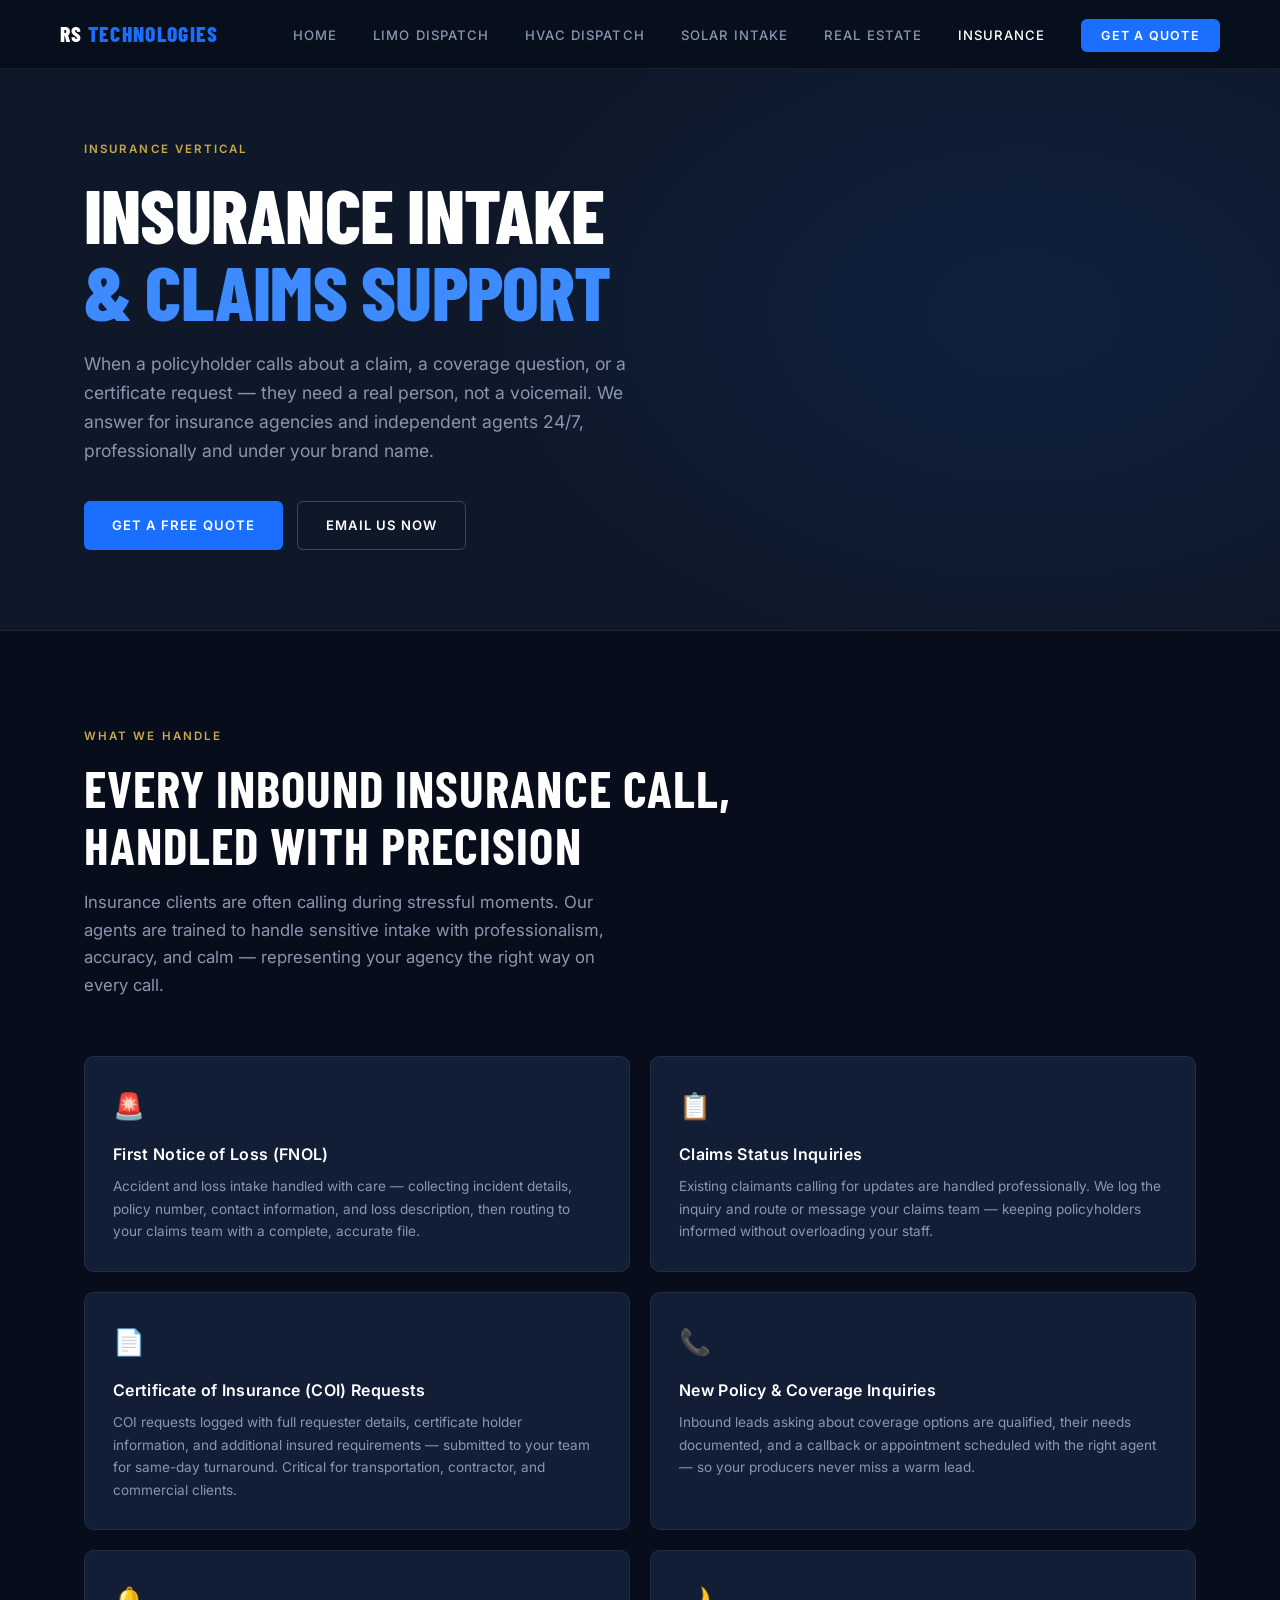
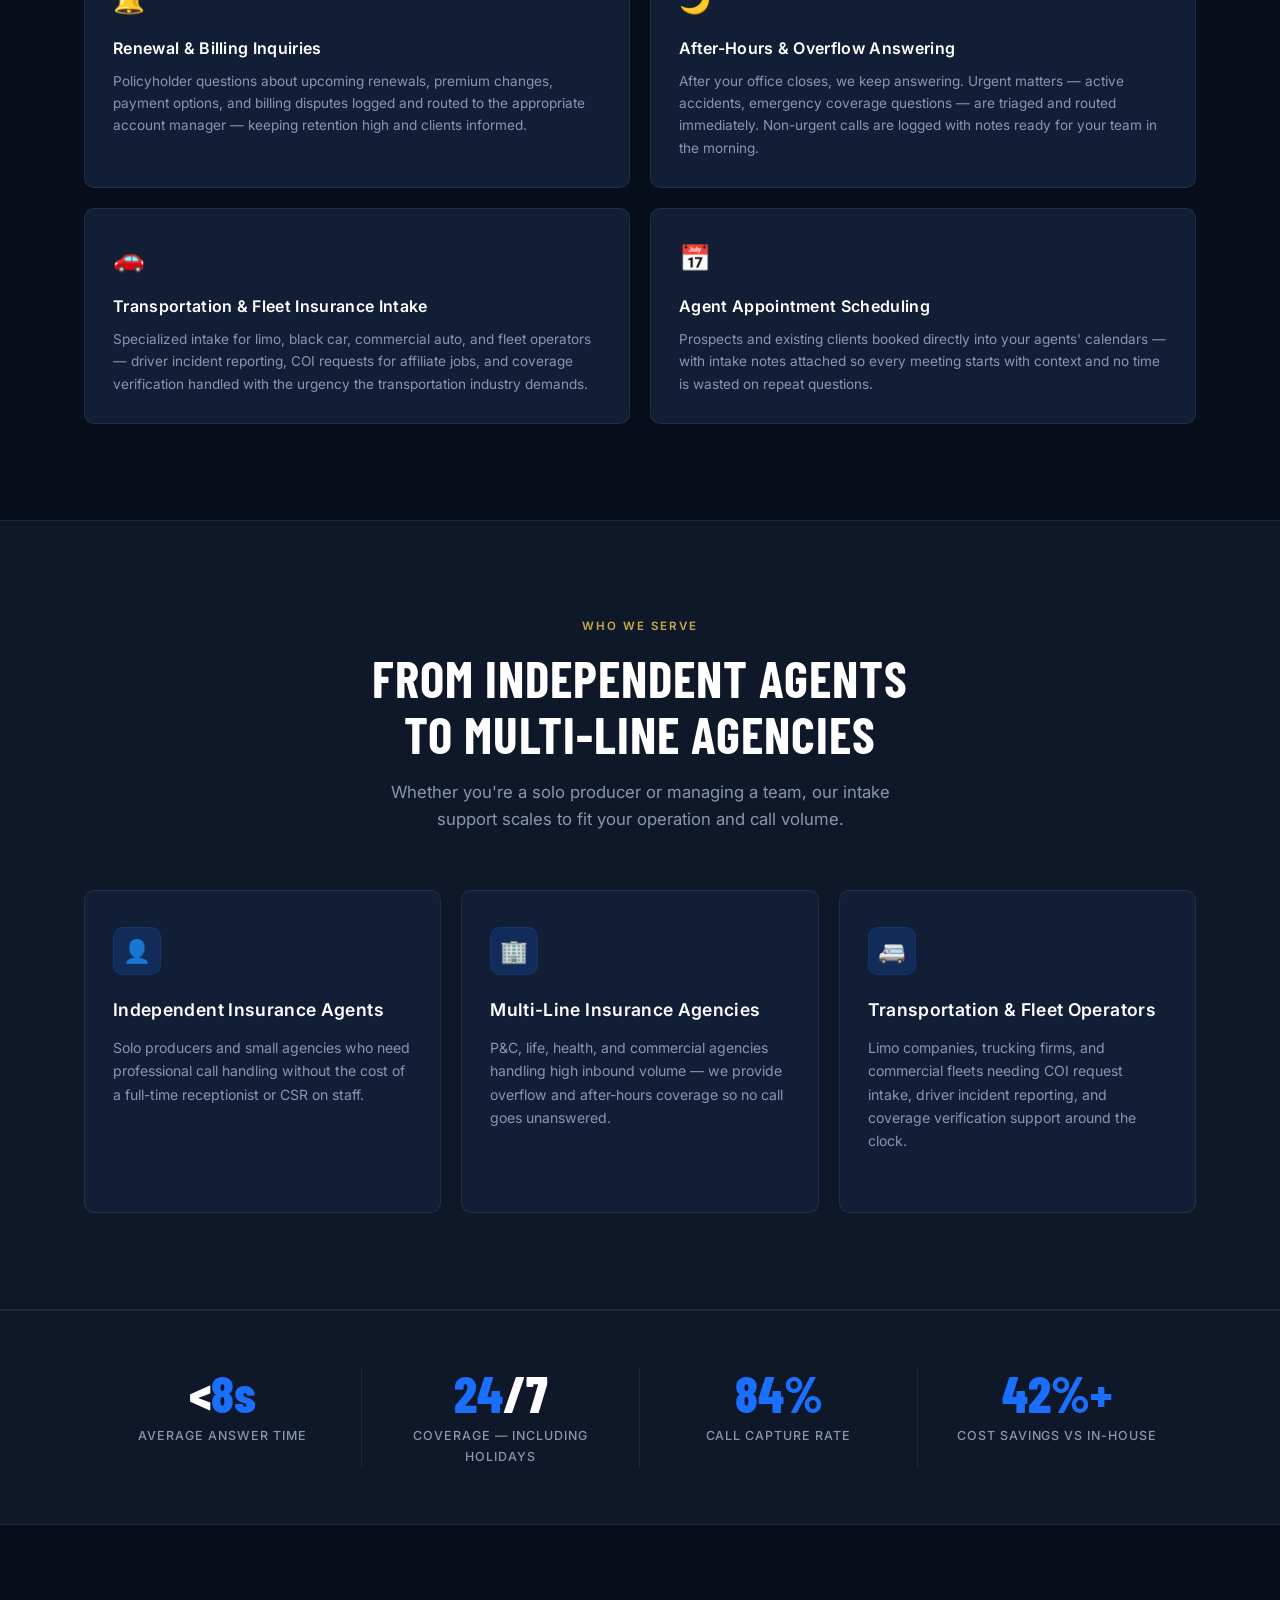
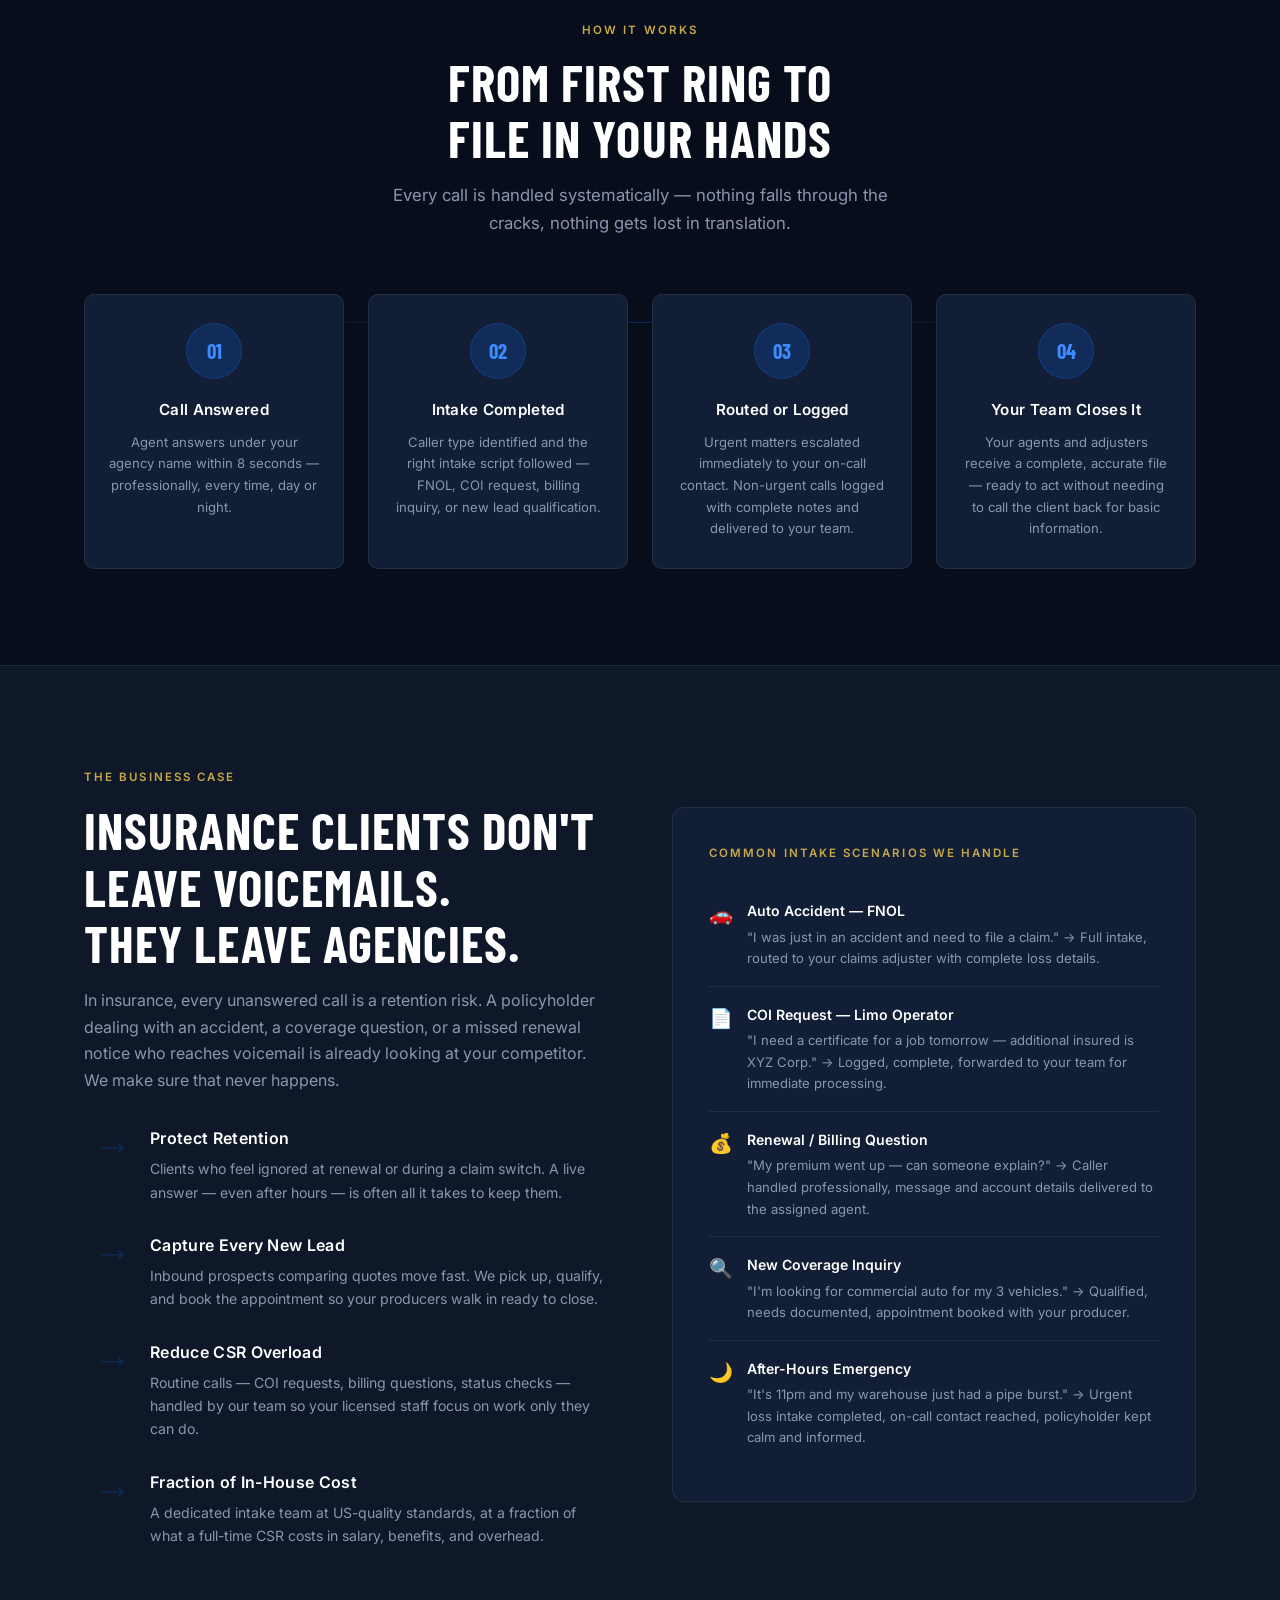
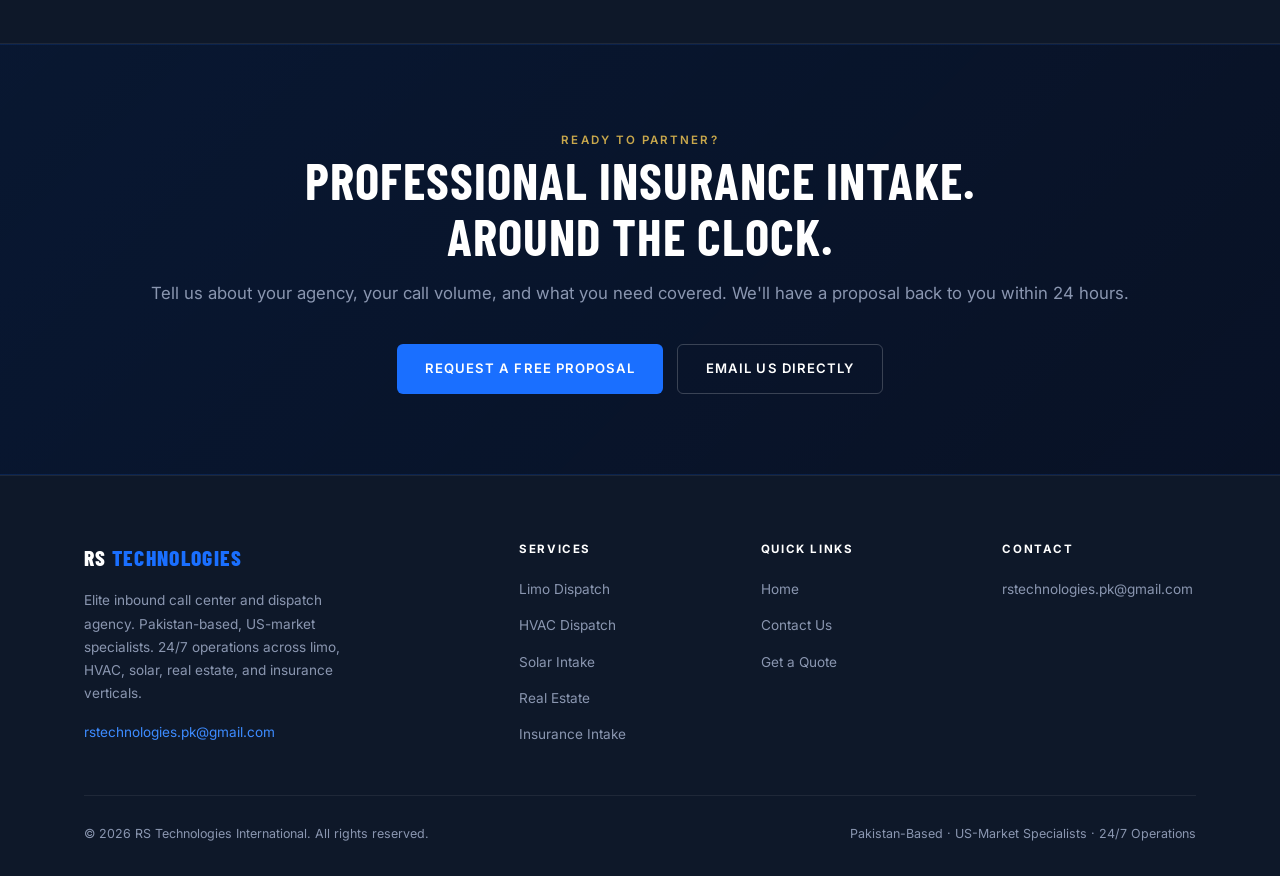
<file: insurance.html>
<!DOCTYPE html>
<html lang="en">
<head>
  <meta charset="UTF-8" />
  <meta name="viewport" content="width=device-width, initial-scale=1.0" />
  <title>Insurance Intake & Claims Call Center | RS Technologies</title>
  <meta name="description" content="RS Technologies provides 24/7 inbound insurance intake, first notice of loss (FNOL), claims triage, COI request handling, and after-hours answering for US insurance agencies and independent agents." />
  <meta name="keywords" content="insurance intake call center, FNOL call center, insurance answering service, claims intake outsourcing, COI request handling, insurance agency overflow answering, after-hours insurance support Pakistan" />
  <meta name="robots" content="index, follow" />
  <link rel="canonical" href="https://rstechnologiesinternational.com/insurance.html" />
  <meta property="og:title"       content="Insurance Intake & Claims Call Center | RS Technologies" />
  <meta property="og:description" content="24/7 inbound insurance intake — FNOL, claims triage, COI requests, and after-hours agency support for US insurance professionals." />
  <meta property="og:url"         content="https://rstechnologiesinternational.com/insurance.html" />

  <script type="application/ld+json">
  {
    "@context": "https://schema.org",
    "@type": "Service",
    "name": "Insurance Intake & Claims Support",
    "provider": { "@type": "LocalBusiness", "name": "RS Technologies", "email": "rstechnologies.pk@gmail.com" },
    "description": "24/7 inbound insurance intake, first notice of loss, claims triage, COI handling, and after-hours answering for US-based insurance agencies and independent agents.",
    "serviceType": "Inbound Call Center",
    "areaServed": { "@type": "Country", "name": "United States" }
  }
  </script>

  <link rel="stylesheet" href="style.css" />
</head>
<body>

<nav class="nav" role="navigation" aria-label="Main navigation">
  <div class="nav-inner">
    <a href="index.html" class="nav-logo">RS <span>Technologies</span></a>
    <ul class="nav-links" role="list">
      <li><a href="index.html">Home</a></li>
      <li><a href="limo-dispatch.html">Limo Dispatch</a></li>
      <li><a href="hvac.html">HVAC Dispatch</a></li>
      <li><a href="solar.html">Solar Intake</a></li>
      <li><a href="real-estate.html">Real Estate</a></li>
      <li><a href="insurance.html" class="active">Insurance</a></li>
      <li><a href="contact.html" class="nav-cta">Get a Quote</a></li>
    </ul>
    <button class="nav-toggle" aria-label="Toggle navigation">
      <span></span><span></span><span></span>
    </button>
  </div>
</nav>

<!-- PAGE HERO -->
<header class="page-hero" role="banner">
  <div class="container page-hero-inner">
    <span class="eyebrow">Insurance Vertical</span>
    <h1 class="display">Insurance Intake<br><span style="color:var(--blue-light);">&amp; Claims Support</span></h1>
    <p>When a policyholder calls about a claim, a coverage question, or a certificate request — they need a real person, not a voicemail. We answer for insurance agencies and independent agents 24/7, professionally and under your brand name.</p>
    <div class="hero-actions">
      <a href="contact.html" class="btn btn-primary">Get a Free Quote</a>
      <a href="mailto:rstechnologies.pk@gmail.com?subject=Insurance Intake Inquiry" class="btn btn-outline">Email Us Now</a>
    </div>
  </div>
</header>

<main>

<!-- CAPABILITIES -->
<section class="section" aria-labelledby="ins-cap-heading">
  <div class="container">
    <div class="section-header">
      <span class="eyebrow">What We Handle</span>
      <h2 id="ins-cap-heading">Every Inbound Insurance Call,<br>Handled With Precision</h2>
      <p>Insurance clients are often calling during stressful moments. Our agents are trained to handle sensitive intake with professionalism, accuracy, and calm — representing your agency the right way on every call.</p>
    </div>
    <div class="feature-grid">
      <div class="feature-card">
        <div class="feature-icon" aria-hidden="true">🚨</div>
        <h3>First Notice of Loss (FNOL)</h3>
        <p>Accident and loss intake handled with care — collecting incident details, policy number, contact information, and loss description, then routing to your claims team with a complete, accurate file.</p>
      </div>
      <div class="feature-card">
        <div class="feature-icon" aria-hidden="true">📋</div>
        <h3>Claims Status Inquiries</h3>
        <p>Existing claimants calling for updates are handled professionally. We log the inquiry and route or message your claims team — keeping policyholders informed without overloading your staff.</p>
      </div>
      <div class="feature-card">
        <div class="feature-icon" aria-hidden="true">📄</div>
        <h3>Certificate of Insurance (COI) Requests</h3>
        <p>COI requests logged with full requester details, certificate holder information, and additional insured requirements — submitted to your team for same-day turnaround. Critical for transportation, contractor, and commercial clients.</p>
      </div>
      <div class="feature-card">
        <div class="feature-icon" aria-hidden="true">📞</div>
        <h3>New Policy &amp; Coverage Inquiries</h3>
        <p>Inbound leads asking about coverage options are qualified, their needs documented, and a callback or appointment scheduled with the right agent — so your producers never miss a warm lead.</p>
      </div>
      <div class="feature-card">
        <div class="feature-icon" aria-hidden="true">🔔</div>
        <h3>Renewal &amp; Billing Inquiries</h3>
        <p>Policyholder questions about upcoming renewals, premium changes, payment options, and billing disputes logged and routed to the appropriate account manager — keeping retention high and clients informed.</p>
      </div>
      <div class="feature-card">
        <div class="feature-icon" aria-hidden="true">🌙</div>
        <h3>After-Hours &amp; Overflow Answering</h3>
        <p>After your office closes, we keep answering. Urgent matters — active accidents, emergency coverage questions — are triaged and routed immediately. Non-urgent calls are logged with notes ready for your team in the morning.</p>
      </div>
      <div class="feature-card">
        <div class="feature-icon" aria-hidden="true">🚗</div>
        <h3>Transportation &amp; Fleet Insurance Intake</h3>
        <p>Specialized intake for limo, black car, commercial auto, and fleet operators — driver incident reporting, COI requests for affiliate jobs, and coverage verification handled with the urgency the transportation industry demands.</p>
      </div>
      <div class="feature-card">
        <div class="feature-icon" aria-hidden="true">📅</div>
        <h3>Agent Appointment Scheduling</h3>
        <p>Prospects and existing clients booked directly into your agents' calendars — with intake notes attached so every meeting starts with context and no time is wasted on repeat questions.</p>
      </div>
    </div>
  </div>
</section>

<!-- WHO WE SERVE -->
<section class="section" style="background:var(--navy-mid); border-top:1px solid var(--border); border-bottom:1px solid var(--border);" aria-labelledby="ins-clients-heading">
  <div class="container">
    <div class="section-header centered">
      <span class="eyebrow">Who We Serve</span>
      <h2 id="ins-clients-heading">From Independent Agents<br>to Multi-Line Agencies</h2>
      <p>Whether you're a solo producer or managing a team, our intake support scales to fit your operation and call volume.</p>
    </div>
    <div class="services-grid" style="grid-template-columns: repeat(3,1fr);">
      <div class="service-card">
        <div class="service-icon" aria-hidden="true">👤</div>
        <h3>Independent Insurance Agents</h3>
        <p>Solo producers and small agencies who need professional call handling without the cost of a full-time receptionist or CSR on staff.</p>
      </div>
      <div class="service-card">
        <div class="service-icon" aria-hidden="true">🏢</div>
        <h3>Multi-Line Insurance Agencies</h3>
        <p>P&amp;C, life, health, and commercial agencies handling high inbound volume — we provide overflow and after-hours coverage so no call goes unanswered.</p>
      </div>
      <div class="service-card">
        <div class="service-icon" aria-hidden="true">🚐</div>
        <h3>Transportation &amp; Fleet Operators</h3>
        <p>Limo companies, trucking firms, and commercial fleets needing COI request intake, driver incident reporting, and coverage verification support around the clock.</p>
      </div>
    </div>
  </div>
</section>

<!-- STATS -->
<section class="stats-strip" aria-label="Insurance intake metrics">
  <div class="container">
    <div class="stats-grid">
      <div class="stat-item">
        <span class="stat-num">&lt;<span data-count="8" data-suffix="s">8s</span></span>
        <span class="stat-label">Average Answer Time</span>
      </div>
      <div class="stat-item">
        <span class="stat-num"><span data-count="24" data-suffix="">24</span>/7</span>
        <span class="stat-label">Coverage — Including Holidays</span>
      </div>
      <div class="stat-item">
        <span class="stat-num"><span data-count="98" data-suffix="%">98%</span></span>
        <span class="stat-label">Call Capture Rate</span>
      </div>
      <div class="stat-item">
        <span class="stat-num"><span data-count="60" data-suffix="%+">60%+</span></span>
        <span class="stat-label">Cost Savings vs In-House</span>
      </div>
    </div>
  </div>
</section>

<!-- HOW IT WORKS -->
<section class="section" aria-labelledby="ins-process-heading">
  <div class="container">
    <div class="section-header centered">
      <span class="eyebrow">How It Works</span>
      <h2 id="ins-process-heading">From First Ring to<br>File in Your Hands</h2>
      <p>Every call is handled systematically — nothing falls through the cracks, nothing gets lost in translation.</p>
    </div>
    <div class="process-steps">
      <div class="step-card">
        <div class="step-num">01</div>
        <h3>Call Answered</h3>
        <p>Agent answers under your agency name within 8 seconds — professionally, every time, day or night.</p>
      </div>
      <div class="step-card">
        <div class="step-num">02</div>
        <h3>Intake Completed</h3>
        <p>Caller type identified and the right intake script followed — FNOL, COI request, billing inquiry, or new lead qualification.</p>
      </div>
      <div class="step-card">
        <div class="step-num">03</div>
        <h3>Routed or Logged</h3>
        <p>Urgent matters escalated immediately to your on-call contact. Non-urgent calls logged with complete notes and delivered to your team.</p>
      </div>
      <div class="step-card">
        <div class="step-num">04</div>
        <h3>Your Team Closes It</h3>
        <p>Your agents and adjusters receive a complete, accurate file — ready to act without needing to call the client back for basic information.</p>
      </div>
    </div>
  </div>
</section>

<!-- WHY IT MATTERS -->
<section class="section" style="background:var(--navy-mid); border-top:1px solid var(--border); border-bottom:1px solid var(--border);" aria-labelledby="ins-why-heading">
  <div class="container">
    <div class="why-grid">
      <div>
        <span class="eyebrow">The Business Case</span>
        <h2 id="ins-why-heading" style="color:var(--white); margin:14px 0 16px;">Insurance Clients Don't<br>Leave Voicemails.<br>They Leave Agencies.</h2>
        <p style="margin-bottom:32px;">In insurance, every unanswered call is a retention risk. A policyholder dealing with an accident, a coverage question, or a missed renewal notice who reaches voicemail is already looking at your competitor. We make sure that never happens.</p>
        <div class="why-list">
          <div class="why-item">
            <span class="why-num" aria-hidden="true">→</span>
            <div class="why-text">
              <h3>Protect Retention</h3>
              <p>Clients who feel ignored at renewal or during a claim switch. A live answer — even after hours — is often all it takes to keep them.</p>
            </div>
          </div>
          <div class="why-item">
            <span class="why-num" aria-hidden="true">→</span>
            <div class="why-text">
              <h3>Capture Every New Lead</h3>
              <p>Inbound prospects comparing quotes move fast. We pick up, qualify, and book the appointment so your producers walk in ready to close.</p>
            </div>
          </div>
          <div class="why-item">
            <span class="why-num" aria-hidden="true">→</span>
            <div class="why-text">
              <h3>Reduce CSR Overload</h3>
              <p>Routine calls — COI requests, billing questions, status checks — handled by our team so your licensed staff focus on work only they can do.</p>
            </div>
          </div>
          <div class="why-item">
            <span class="why-num" aria-hidden="true">→</span>
            <div class="why-text">
              <h3>Fraction of In-House Cost</h3>
              <p>A dedicated intake team at US-quality standards, at a fraction of what a full-time CSR costs in salary, benefits, and overhead.</p>
            </div>
          </div>
        </div>
      </div>
      <div class="why-visual">
        <div class="eyebrow" style="margin-bottom:20px; display:block;">Common Intake Scenarios We Handle</div>
        <div style="display:flex; flex-direction:column; gap:0;">
          <div style="padding:16px 0; border-bottom:1px solid var(--border); display:flex; gap:14px; align-items:flex-start;">
            <span style="font-size:1.2rem; flex-shrink:0;">🚗</span>
            <div>
              <h4 style="color:var(--white); font-size:0.88rem; font-weight:600; margin-bottom:4px;">Auto Accident — FNOL</h4>
              <p style="font-size:0.82rem;">"I was just in an accident and need to file a claim." → Full intake, routed to your claims adjuster with complete loss details.</p>
            </div>
          </div>
          <div style="padding:16px 0; border-bottom:1px solid var(--border); display:flex; gap:14px; align-items:flex-start;">
            <span style="font-size:1.2rem; flex-shrink:0;">📄</span>
            <div>
              <h4 style="color:var(--white); font-size:0.88rem; font-weight:600; margin-bottom:4px;">COI Request — Limo Operator</h4>
              <p style="font-size:0.82rem;">"I need a certificate for a job tomorrow — additional insured is XYZ Corp." → Logged, complete, forwarded to your team for immediate processing.</p>
            </div>
          </div>
          <div style="padding:16px 0; border-bottom:1px solid var(--border); display:flex; gap:14px; align-items:flex-start;">
            <span style="font-size:1.2rem; flex-shrink:0;">💰</span>
            <div>
              <h4 style="color:var(--white); font-size:0.88rem; font-weight:600; margin-bottom:4px;">Renewal / Billing Question</h4>
              <p style="font-size:0.82rem;">"My premium went up — can someone explain?" → Caller handled professionally, message and account details delivered to the assigned agent.</p>
            </div>
          </div>
          <div style="padding:16px 0; border-bottom:1px solid var(--border); display:flex; gap:14px; align-items:flex-start;">
            <span style="font-size:1.2rem; flex-shrink:0;">🔍</span>
            <div>
              <h4 style="color:var(--white); font-size:0.88rem; font-weight:600; margin-bottom:4px;">New Coverage Inquiry</h4>
              <p style="font-size:0.82rem;">"I'm looking for commercial auto for my 3 vehicles." → Qualified, needs documented, appointment booked with your producer.</p>
            </div>
          </div>
          <div style="padding:16px 0; display:flex; gap:14px; align-items:flex-start;">
            <span style="font-size:1.2rem; flex-shrink:0;">🌙</span>
            <div>
              <h4 style="color:var(--white); font-size:0.88rem; font-weight:600; margin-bottom:4px;">After-Hours Emergency</h4>
              <p style="font-size:0.82rem;">"It's 11pm and my warehouse just had a pipe burst." → Urgent loss intake completed, on-call contact reached, policyholder kept calm and informed.</p>
            </div>
          </div>
        </div>
      </div>
    </div>
  </div>
</section>

<!-- CTA -->
<section class="cta-band" aria-labelledby="ins-cta-heading">
  <div class="container">
    <span class="eyebrow">Ready to Partner?</span>
    <h2 id="ins-cta-heading">Professional Insurance Intake.<br>Around the Clock.</h2>
    <p>Tell us about your agency, your call volume, and what you need covered. We'll have a proposal back to you within 24 hours.</p>
    <div class="actions">
      <a href="contact.html" class="btn btn-primary">Request a Free Proposal</a>
      <a href="mailto:rstechnologies.pk@gmail.com?subject=Insurance Intake Inquiry" class="btn btn-outline">Email Us Directly</a>
    </div>
  </div>
</section>

</main>

<!-- FOOTER -->
<footer role="contentinfo">
  <div class="container">
    <div class="footer-grid">
      <div class="footer-brand">
        <div class="nav-logo">RS <span style="color:var(--blue)">Technologies</span></div>
        <p>Elite inbound call center and dispatch agency. Pakistan-based, US-market specialists. 24/7 operations across limo, HVAC, solar, real estate, and insurance verticals.</p>
        <a href="mailto:rstechnologies.pk@gmail.com" style="color:var(--blue-light); font-size:0.85rem; margin-top:16px; display:inline-block;">rstechnologies.pk@gmail.com</a>
      </div>
      <div class="footer-col">
        <h4>Services</h4>
        <ul role="list">
          <li><a href="limo-dispatch.html">Limo Dispatch</a></li>
          <li><a href="hvac.html">HVAC Dispatch</a></li>
          <li><a href="solar.html">Solar Intake</a></li>
          <li><a href="real-estate.html">Real Estate</a></li>
          <li><a href="insurance.html">Insurance Intake</a></li>
        </ul>
      </div>
      <div class="footer-col">
        <h4>Quick Links</h4>
        <ul role="list">
          <li><a href="index.html">Home</a></li>
          <li><a href="contact.html">Contact Us</a></li>
          <li><a href="contact.html">Get a Quote</a></li>
        </ul>
      </div>
      <div class="footer-col">
        <h4>Contact</h4>
        <ul role="list">
          <li><a href="mailto:rstechnologies.pk@gmail.com">rstechnologies.pk@gmail.com</a></li>
        </ul>
      </div>
    </div>
    <div class="footer-bottom">
      <p style="color:var(--muted);">© 2026 RS Technologies International. All rights reserved.</p>
      <span>Pakistan-Based · US-Market Specialists · 24/7 Operations</span>
    </div>
  </div>
</footer>

<script src="main.js"></script>
</body>
</html>
</file>
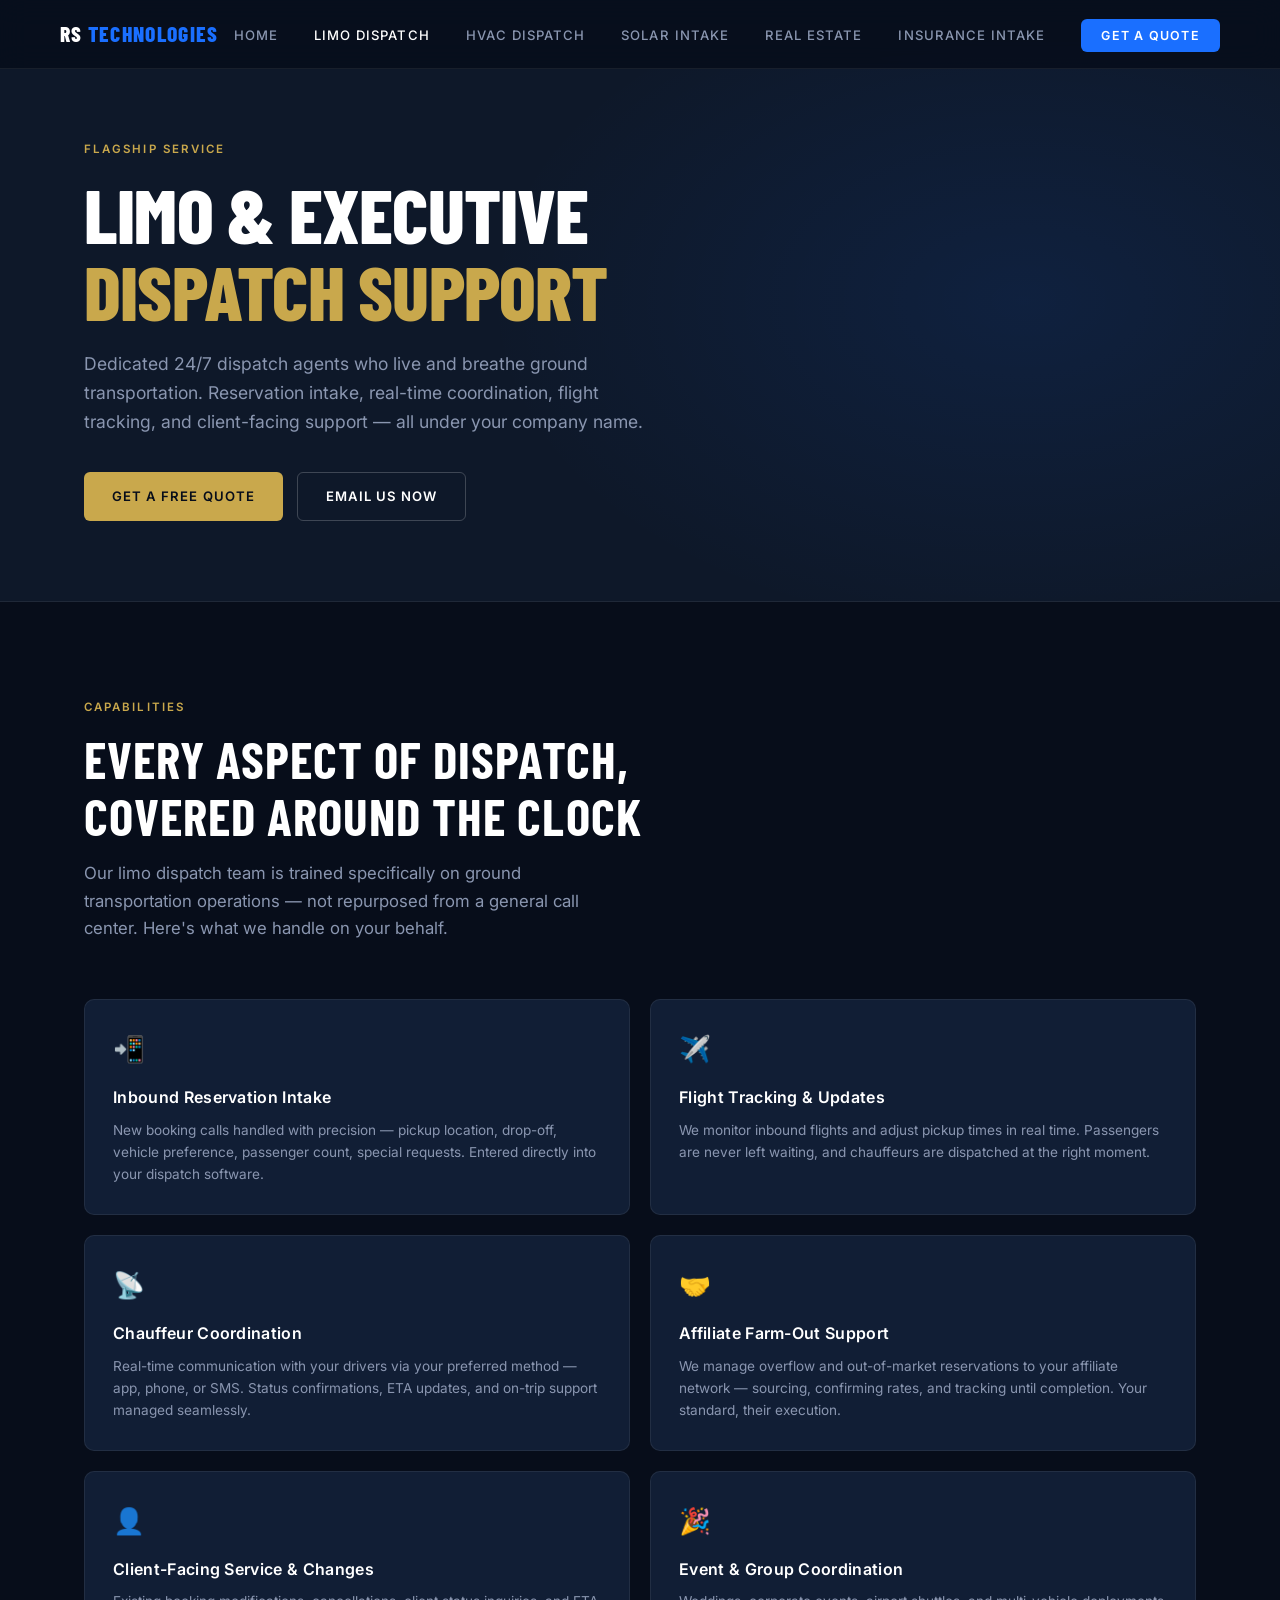
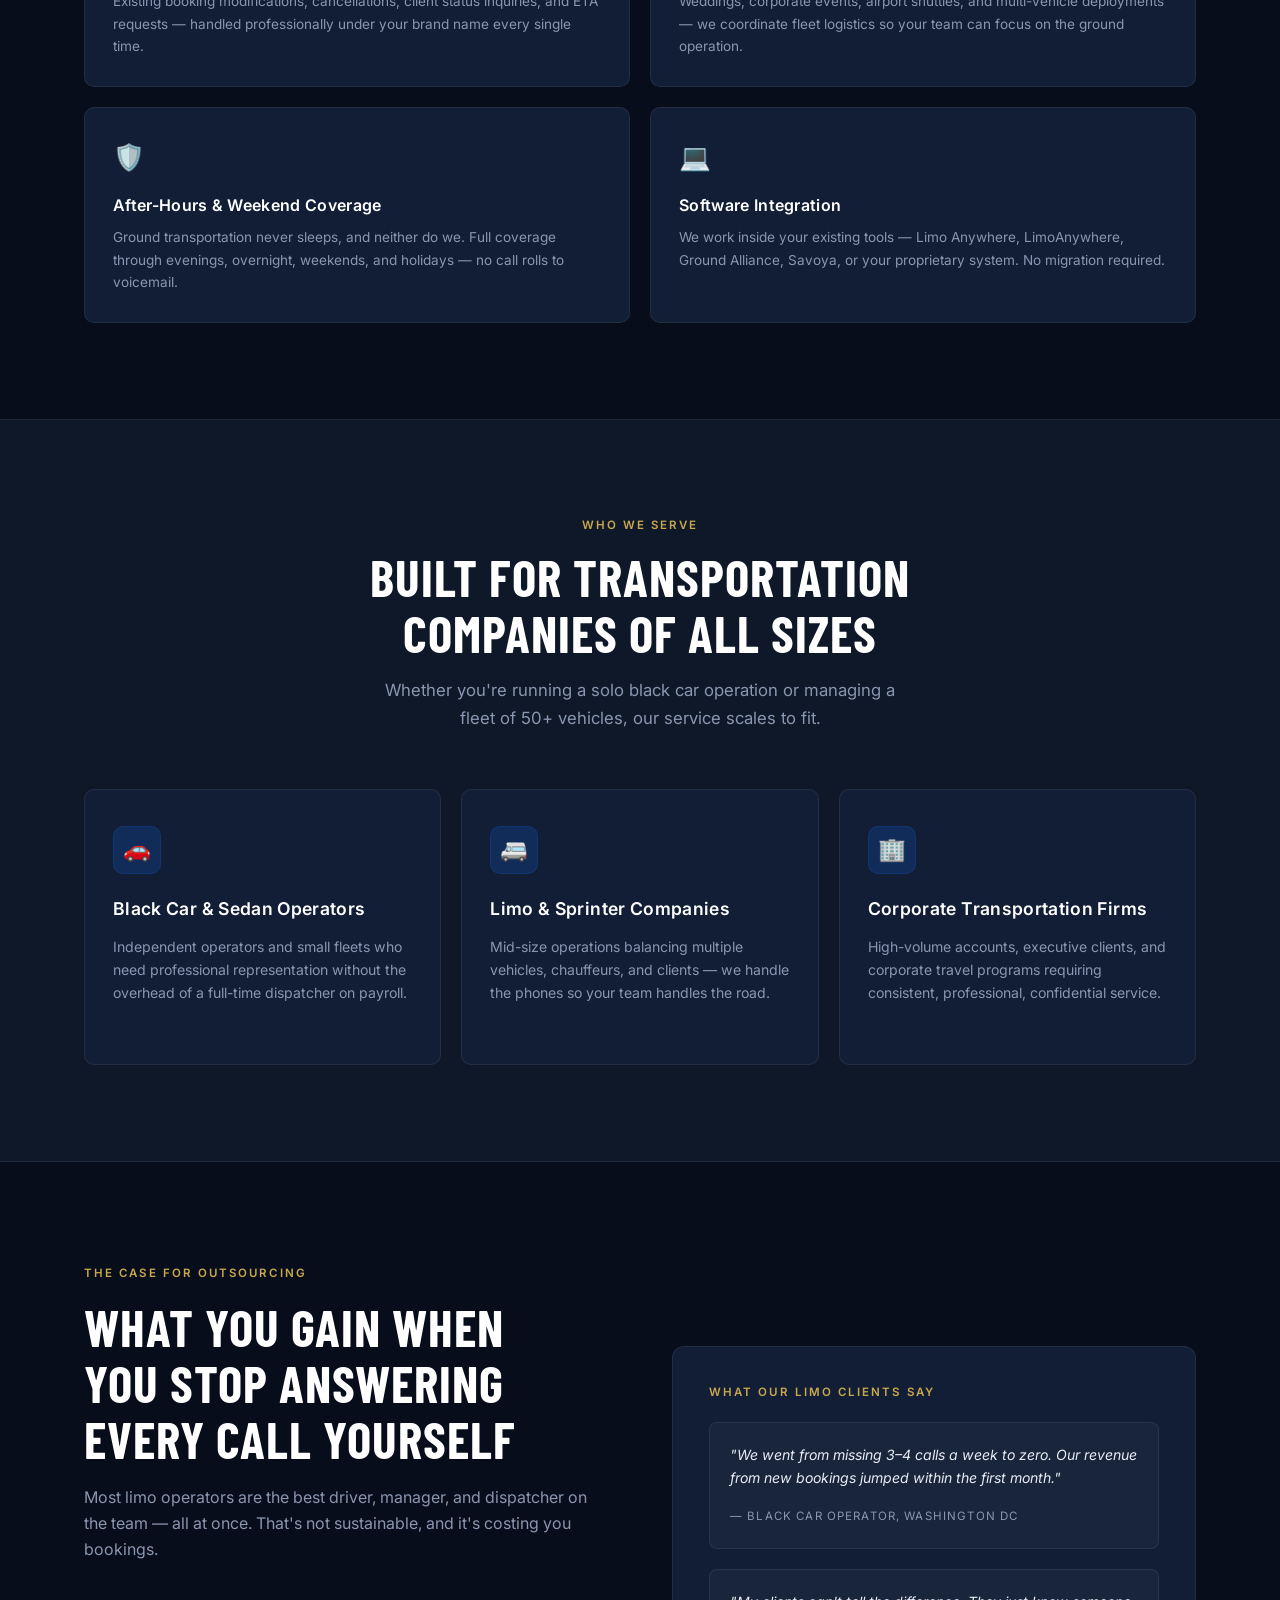
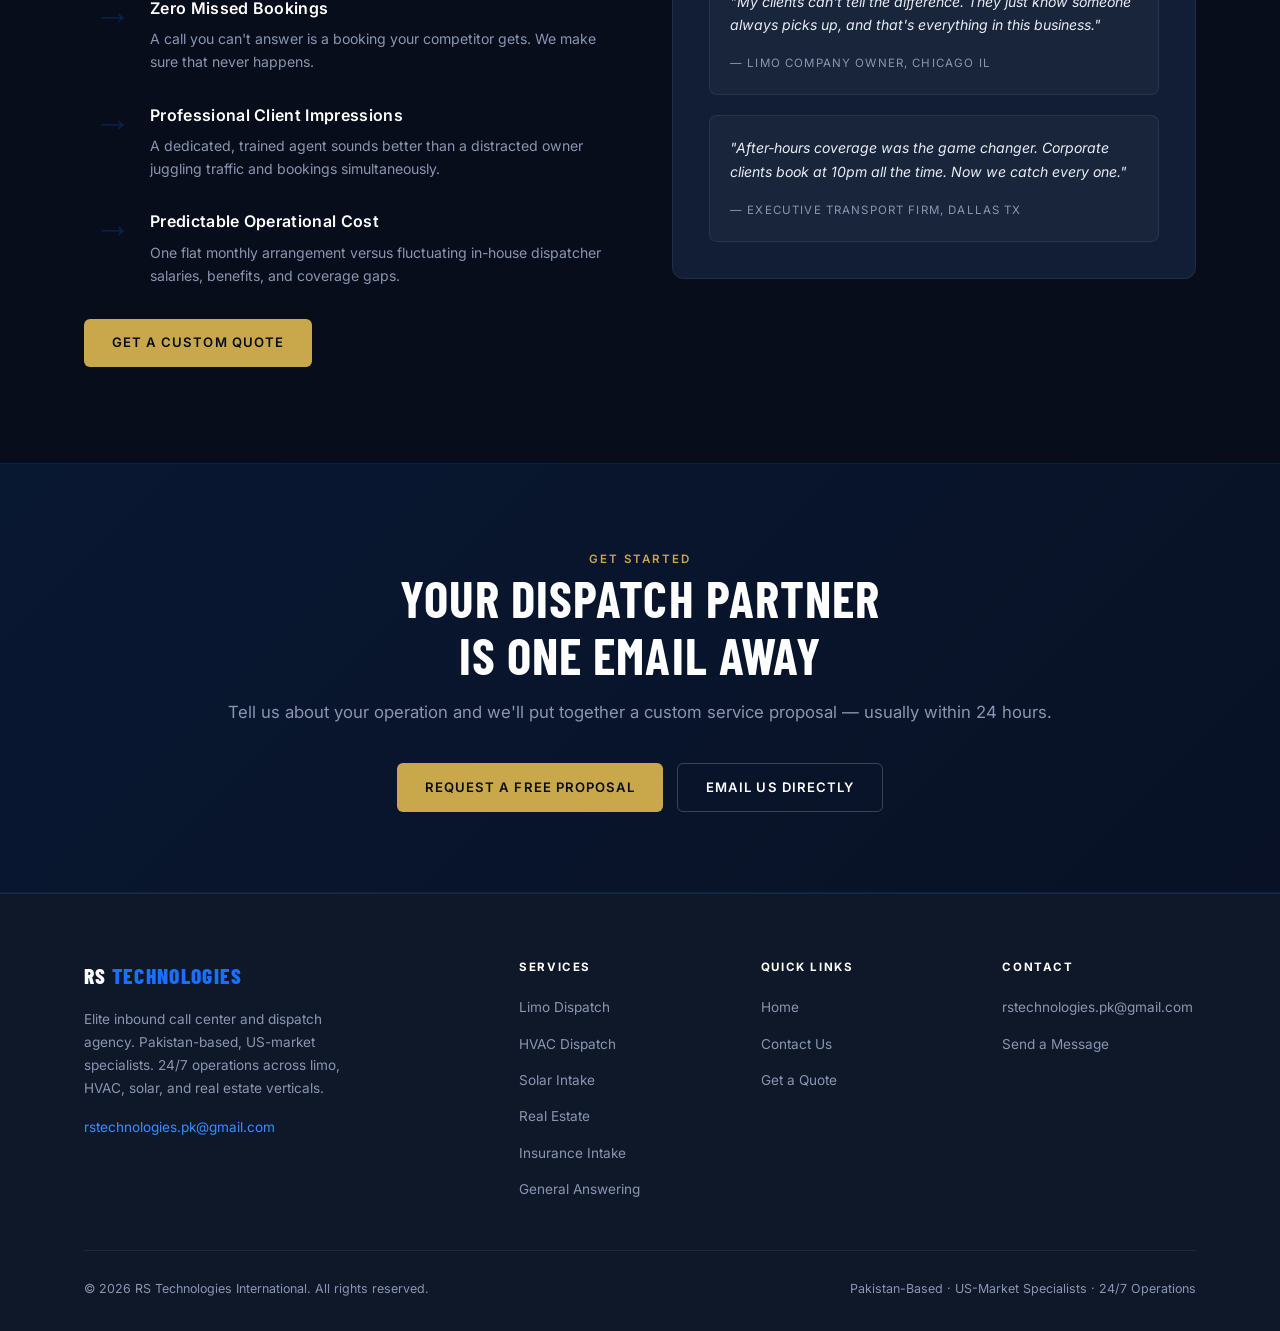
<file: limo-dispatch.html>
<!DOCTYPE html>
<html lang="en">
<head>
  <meta charset="UTF-8" />
  <meta name="viewport" content="width=device-width, initial-scale=1.0" />
  <title>Limo & Executive Dispatch Call Center | RS Technologies</title>
  <meta name="description" content="RS Technologies specializes in 24/7 inbound limo dispatch, reservation intake, chauffeur coordination, and client support for black car and executive transportation companies. Pakistan-based, US-focused." />
  <meta name="keywords" content="limo dispatch call center, black car dispatch outsourcing, executive transportation answering service, 24/7 limo intake, chauffeur coordination service, limo company call center Pakistan" />
  <meta name="robots" content="index, follow" />
  <link rel="canonical" href="https://rstechnologiesinternational.com/limo-dispatch.html" />
  <meta property="og:title"       content="Limo & Executive Dispatch | RS Technologies" />
  <meta property="og:description" content="Dedicated 24/7 dispatch and reservation intake for limo, black car, and executive ground transportation companies." />
  <meta property="og:url"         content="https://rstechnologiesinternational.com/limo-dispatch.html" />

  <script type="application/ld+json">
  {
    "@context": "https://schema.org",
    "@type": "Service",
    "name": "Limo & Executive Dispatch",
    "provider": { "@type": "LocalBusiness", "name": "RS Technologies", "email": "rstechnologies.pk@gmail.com" },
    "description": "24/7 inbound limo dispatch, reservation intake, and chauffeur coordination for US-based executive transportation companies.",
    "serviceType": "Inbound Call Center",
    "areaServed": { "@type": "Country", "name": "United States" }
  }
  </script>

  <link rel="stylesheet" href="style.css" />
</head>
<body>

<!-- NAV -->
<nav class="nav" role="navigation" aria-label="Main navigation">
  <div class="nav-inner">
    <a href="index.html" class="nav-logo">RS <span>Technologies</span></a>
    <ul class="nav-links" role="list">
      <li><a href="index.html">Home</a></li>
      <li><a href="limo-dispatch.html" class="active">Limo Dispatch</a></li>
      <li><a href="hvac.html">HVAC Dispatch</a></li>
      <li><a href="solar.html">Solar Intake</a></li>
      <li><a href="real-estate.html">Real Estate</a></li>
      <li><a href="insurance.html">Insurance Intake</a></li>
      <li><a href="contact.html" class="nav-cta">Get a Quote</a></li>
    </ul>
    <button class="nav-toggle" aria-label="Toggle navigation">
      <span></span><span></span><span></span>
    </button>
  </div>
</nav>

<!-- PAGE HERO -->
<header class="page-hero" role="banner">
  <div class="container page-hero-inner">
    <span class="eyebrow">Flagship Service</span>
    <h1 class="display">Limo &amp; Executive<br><span style="color:var(--gold)">Dispatch Support</span></h1>
    <p>Dedicated 24/7 dispatch agents who live and breathe ground transportation. Reservation intake, real-time coordination, flight tracking, and client-facing support — all under your company name.</p>
    <div class="hero-actions">
      <a href="contact.html" class="btn btn-gold">Get a Free Quote</a>
      <a href="mailto:rstechnologies.pk@gmail.com" class="btn btn-outline">Email Us Now</a>
    </div>
  </div>
</header>

<main>
<!-- WHAT WE HANDLE -->
<section class="section" aria-labelledby="capabilities-heading">
  <div class="container">
    <div class="section-header">
      <span class="eyebrow">Capabilities</span>
      <h2 id="capabilities-heading">Every Aspect of Dispatch,<br>Covered Around the Clock</h2>
      <p>Our limo dispatch team is trained specifically on ground transportation operations — not repurposed from a general call center. Here's what we handle on your behalf.</p>
    </div>
    <div class="feature-grid">
      <div class="feature-card">
        <div class="feature-icon" aria-hidden="true">📲</div>
        <h3>Inbound Reservation Intake</h3>
        <p>New booking calls handled with precision — pickup location, drop-off, vehicle preference, passenger count, special requests. Entered directly into your dispatch software.</p>
      </div>
      <div class="feature-card">
        <div class="feature-icon" aria-hidden="true">✈️</div>
        <h3>Flight Tracking &amp; Updates</h3>
        <p>We monitor inbound flights and adjust pickup times in real time. Passengers are never left waiting, and chauffeurs are dispatched at the right moment.</p>
      </div>
      <div class="feature-card">
        <div class="feature-icon" aria-hidden="true">📡</div>
        <h3>Chauffeur Coordination</h3>
        <p>Real-time communication with your drivers via your preferred method — app, phone, or SMS. Status confirmations, ETA updates, and on-trip support managed seamlessly.</p>
      </div>
      <div class="feature-card">
        <div class="feature-icon" aria-hidden="true">🤝</div>
        <h3>Affiliate Farm-Out Support</h3>
        <p>We manage overflow and out-of-market reservations to your affiliate network — sourcing, confirming rates, and tracking until completion. Your standard, their execution.</p>
      </div>
      <div class="feature-card">
        <div class="feature-icon" aria-hidden="true">👤</div>
        <h3>Client-Facing Service &amp; Changes</h3>
        <p>Existing booking modifications, cancellations, client status inquiries, and ETA requests — handled professionally under your brand name every single time.</p>
      </div>
      <div class="feature-card">
        <div class="feature-icon" aria-hidden="true">🎉</div>
        <h3>Event &amp; Group Coordination</h3>
        <p>Weddings, corporate events, airport shuttles, and multi-vehicle deployments — we coordinate fleet logistics so your team can focus on the ground operation.</p>
      </div>
      <div class="feature-card">
        <div class="feature-icon" aria-hidden="true">🛡️</div>
        <h3>After-Hours &amp; Weekend Coverage</h3>
        <p>Ground transportation never sleeps, and neither do we. Full coverage through evenings, overnight, weekends, and holidays — no call rolls to voicemail.</p>
      </div>
      <div class="feature-card">
        <div class="feature-icon" aria-hidden="true">💻</div>
        <h3>Software Integration</h3>
        <p>We work inside your existing tools — Limo Anywhere, LimoAnywhere, Ground Alliance, Savoya, or your proprietary system. No migration required.</p>
      </div>
    </div>
  </div>
</section>

<!-- WHO WE SERVE -->
<section class="section" style="background:var(--navy-mid); border-top:1px solid var(--border); border-bottom:1px solid var(--border);" aria-labelledby="clients-heading">
  <div class="container">
    <div class="section-header centered">
      <span class="eyebrow">Who We Serve</span>
      <h2 id="clients-heading">Built for Transportation<br>Companies of All Sizes</h2>
      <p>Whether you're running a solo black car operation or managing a fleet of 50+ vehicles, our service scales to fit.</p>
    </div>
    <div class="services-grid" style="grid-template-columns: repeat(3,1fr);">
      <div class="service-card">
        <div class="service-icon">🚗</div>
        <h3>Black Car &amp; Sedan Operators</h3>
        <p>Independent operators and small fleets who need professional representation without the overhead of a full-time dispatcher on payroll.</p>
      </div>
      <div class="service-card">
        <div class="service-icon">🚐</div>
        <h3>Limo &amp; Sprinter Companies</h3>
        <p>Mid-size operations balancing multiple vehicles, chauffeurs, and clients — we handle the phones so your team handles the road.</p>
      </div>
      <div class="service-card">
        <div class="service-icon">🏢</div>
        <h3>Corporate Transportation Firms</h3>
        <p>High-volume accounts, executive clients, and corporate travel programs requiring consistent, professional, confidential service.</p>
      </div>
    </div>
  </div>
</section>

<!-- WHY OUTSOURCE -->
<section class="section" aria-labelledby="outsource-heading">
  <div class="container">
    <div class="why-grid">
      <div>
        <span class="eyebrow">The Case for Outsourcing</span>
        <h2 id="outsource-heading" style="color:var(--white); margin: 14px 0 16px;">What You Gain When<br>You Stop Answering<br>Every Call Yourself</h2>
        <p style="margin-bottom:32px;">Most limo operators are the best driver, manager, and dispatcher on the team — all at once. That's not sustainable, and it's costing you bookings.</p>
        <div class="why-list">
          <div class="why-item">
            <span class="why-num" aria-hidden="true">→</span>
            <div class="why-text">
              <h3>Zero Missed Bookings</h3>
              <p>A call you can't answer is a booking your competitor gets. We make sure that never happens.</p>
            </div>
          </div>
          <div class="why-item">
            <span class="why-num" aria-hidden="true">→</span>
            <div class="why-text">
              <h3>Professional Client Impressions</h3>
              <p>A dedicated, trained agent sounds better than a distracted owner juggling traffic and bookings simultaneously.</p>
            </div>
          </div>
          <div class="why-item">
            <span class="why-num" aria-hidden="true">→</span>
            <div class="why-text">
              <h3>Predictable Operational Cost</h3>
              <p>One flat monthly arrangement versus fluctuating in-house dispatcher salaries, benefits, and coverage gaps.</p>
            </div>
          </div>
        </div>
        <a href="contact.html" class="btn btn-gold" style="margin-top:32px;">Get a Custom Quote</a>
      </div>
      <div class="why-visual">
        <div class="eyebrow" style="margin-bottom:20px; display:block;">What Our Limo Clients Say</div>
        <div style="display:flex; flex-direction:column; gap:20px;">
          <div style="background:rgba(255,255,255,0.03); border:1px solid var(--border); border-radius:8px; padding:20px;">
            <p style="font-size:0.88rem; color:var(--offwhite); margin-bottom:12px; font-style:italic;">"We went from missing 3–4 calls a week to zero. Our revenue from new bookings jumped within the first month."</p>
            <span style="font-size:0.72rem; text-transform:uppercase; letter-spacing:0.1em; color:var(--muted);">— Black Car Operator, Washington DC</span>
          </div>
          <div style="background:rgba(255,255,255,0.03); border:1px solid var(--border); border-radius:8px; padding:20px;">
            <p style="font-size:0.88rem; color:var(--offwhite); margin-bottom:12px; font-style:italic;">"My clients can't tell the difference. They just know someone always picks up, and that's everything in this business."</p>
            <span style="font-size:0.72rem; text-transform:uppercase; letter-spacing:0.1em; color:var(--muted);">— Limo Company Owner, Chicago IL</span>
          </div>
          <div style="background:rgba(255,255,255,0.03); border:1px solid var(--border); border-radius:8px; padding:20px;">
            <p style="font-size:0.88rem; color:var(--offwhite); margin-bottom:12px; font-style:italic;">"After-hours coverage was the game changer. Corporate clients book at 10pm all the time. Now we catch every one."</p>
            <span style="font-size:0.72rem; text-transform:uppercase; letter-spacing:0.1em; color:var(--muted);">— Executive Transport Firm, Dallas TX</span>
          </div>
        </div>
      </div>
    </div>
  </div>
</section>

<!-- CTA -->
<section class="cta-band" aria-labelledby="limo-cta-heading">
  <div class="container">
    <span class="eyebrow">Get Started</span>
    <h2 id="limo-cta-heading">Your Dispatch Partner<br>is One Email Away</h2>
    <p>Tell us about your operation and we'll put together a custom service proposal — usually within 24 hours.</p>
    <div class="actions">
      <a href="contact.html" class="btn btn-gold">Request a Free Proposal</a>
      <a href="mailto:rstechnologies.pk@gmail.com?subject=Limo Dispatch Inquiry" class="btn btn-outline">Email Us Directly</a>
    </div>
  </div>
</section>
</main>

<!-- FOOTER -->
<footer role="contentinfo">
  <div class="container">
    <div class="footer-grid">
      <div class="footer-brand">
        <div class="nav-logo">RS <span style="color:var(--blue)">Technologies</span></div>
        <p>Elite inbound call center and dispatch agency. Pakistan-based, US-market specialists. 24/7 operations across limo, HVAC, solar, and real estate verticals.</p>
        <a href="mailto:rstechnologies.pk@gmail.com" style="color:var(--blue-light); font-size:0.85rem; margin-top:16px; display:inline-block;">rstechnologies.pk@gmail.com</a>
      </div>
      <div class="footer-col">
        <h4>Services</h4>
        <ul role="list">
          <li><a href="limo-dispatch.html">Limo Dispatch</a></li>
          <li><a href="hvac.html">HVAC Dispatch</a></li>
          <li><a href="solar.html">Solar Intake</a></li>
          <li><a href="real-estate.html">Real Estate</a></li>
          <li><a href="insurance.html">Insurance Intake</a></li>
          <li><a href="contact.html">General Answering</a></li>
        </ul>
      </div>
      <div class="footer-col">
        <h4>Quick Links</h4>
        <ul role="list">
          <li><a href="index.html">Home</a></li>
          <li><a href="contact.html">Contact Us</a></li>
          <li><a href="contact.html">Get a Quote</a></li>
        </ul>
      </div>
      <div class="footer-col">
        <h4>Contact</h4>
        <ul role="list">
          <li><a href="mailto:rstechnologies.pk@gmail.com">rstechnologies.pk@gmail.com</a></li>
          <li><a href="contact.html">Send a Message</a></li>
        </ul>
      </div>
    </div>
    <div class="footer-bottom">
      <p style="color:var(--muted);">© 2026 RS Technologies International. All rights reserved.</p>
      <span>Pakistan-Based · US-Market Specialists · 24/7 Operations</span>
    </div>
  </div>
</footer>

<script src="main.js"></script>
</body>
</html>
</file>
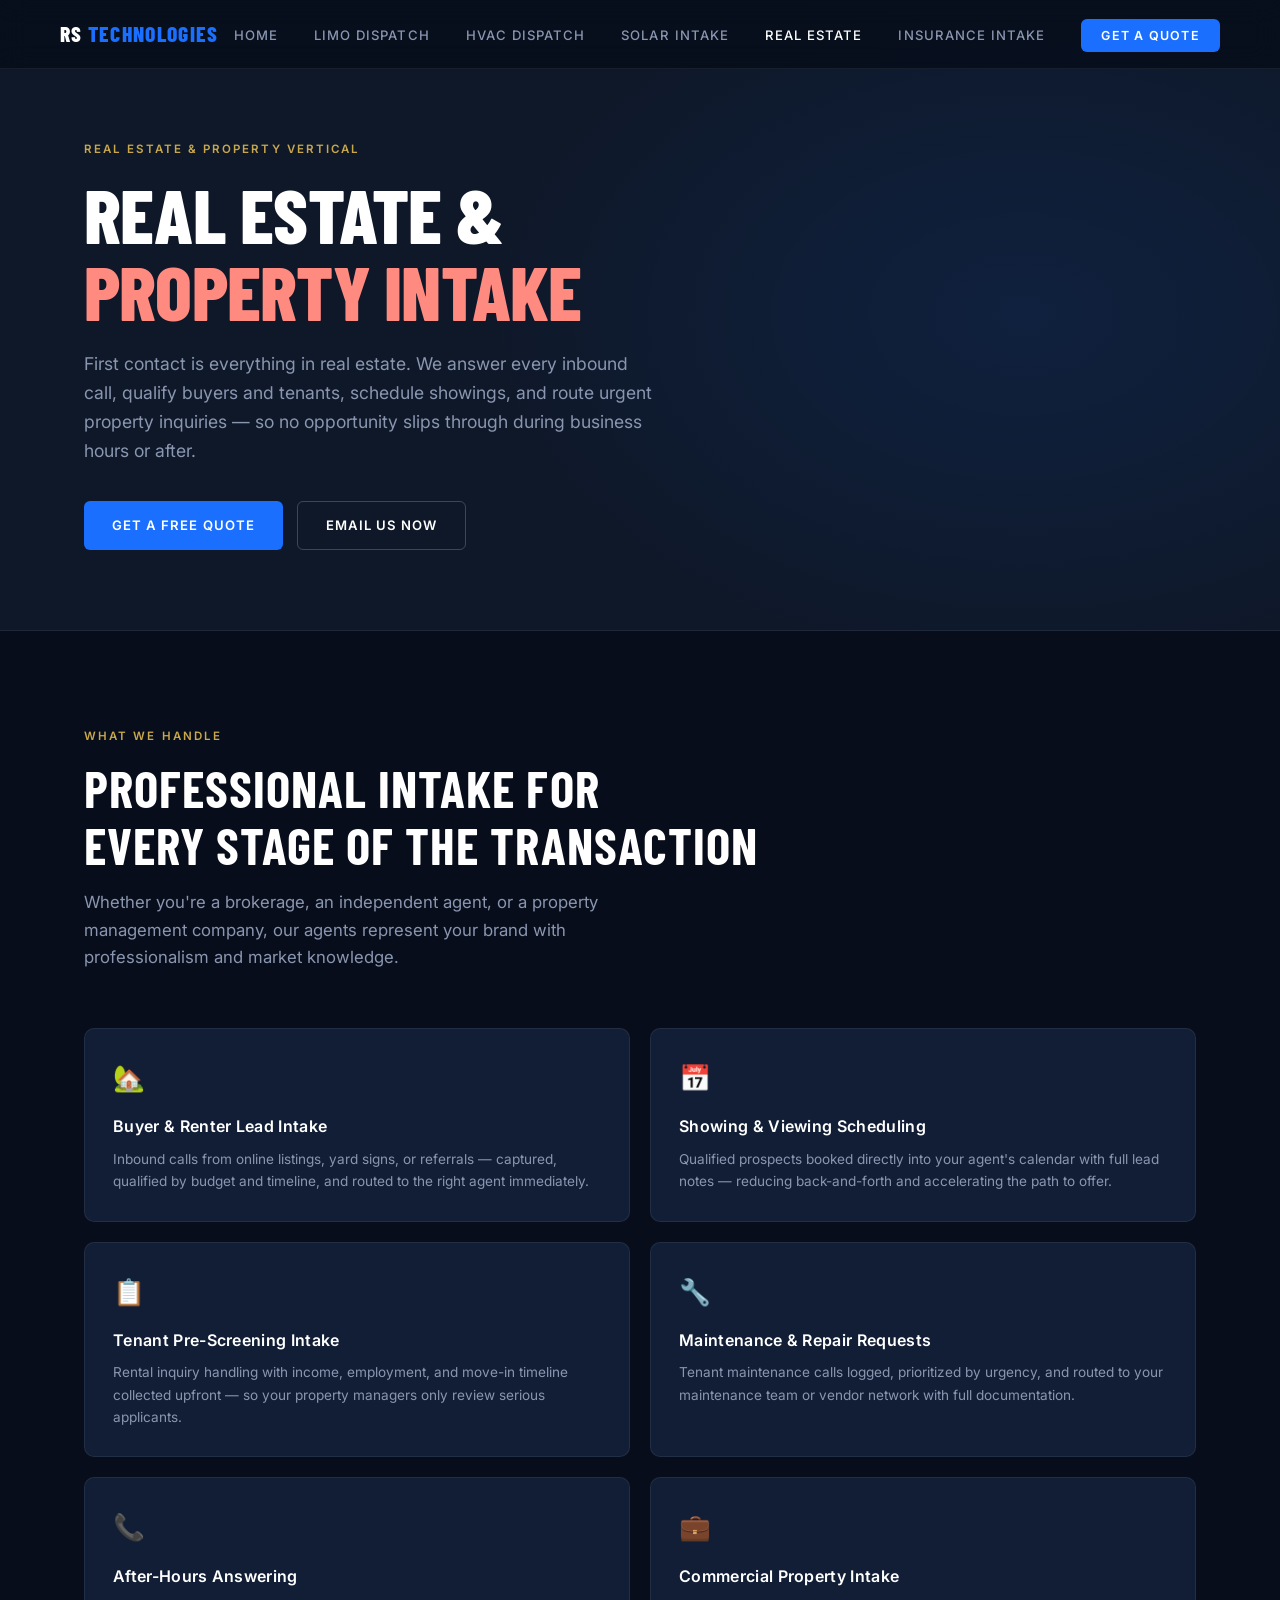
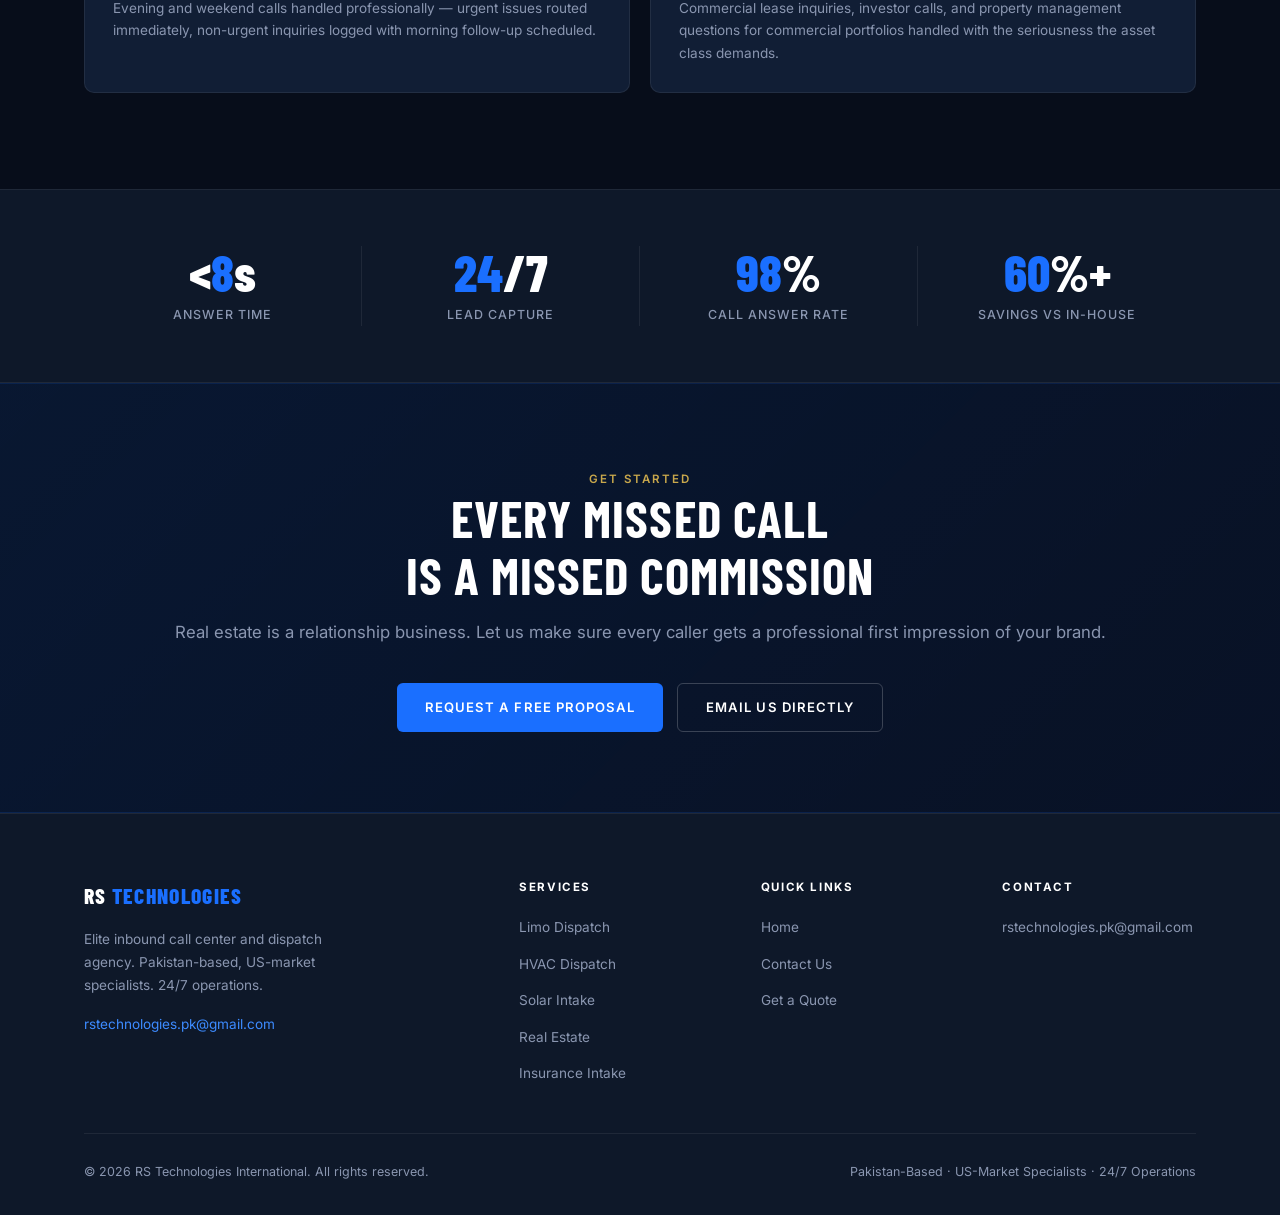
<file: real-estate.html>
<!DOCTYPE html>
<html lang="en">
<head>
  <meta charset="UTF-8" />
  <meta name="viewport" content="width=device-width, initial-scale=1.0" />
  <title>Real Estate Intake & Property Management Call Center | RS Technologies</title>
  <meta name="description" content="RS Technologies handles inbound real estate lead intake, buyer and tenant qualification, showing scheduling, and landlord inquiry management for US brokerages and property management firms." />
  <meta name="keywords" content="real estate intake call center, property management answering service, buyer qualification call center, tenant screening intake, real estate lead handling Pakistan, property management outsourcing" />
  <meta name="robots" content="index, follow" />
  <link rel="canonical" href="https://rstechnologiesinternational.com/real-estate.html" />
  <meta property="og:title"       content="Real Estate Intake & Property Management | RS Technologies" />
  <meta property="og:description" content="Inbound real estate and property management call handling — buyer qualification, showing scheduling, and tenant intake." />
  <meta property="og:url"         content="https://rstechnologiesinternational.com/real-estate.html" />
  <link rel="stylesheet" href="style.css" />
</head>
<body>

<nav class="nav" role="navigation" aria-label="Main navigation">
  <div class="nav-inner">
    <a href="index.html" class="nav-logo">RS <span>Technologies</span></a>
    <ul class="nav-links" role="list">
      <li><a href="index.html">Home</a></li>
      <li><a href="limo-dispatch.html">Limo Dispatch</a></li>
      <li><a href="hvac.html">HVAC Dispatch</a></li>
      <li><a href="solar.html">Solar Intake</a></li>
      <li><a href="real-estate.html" class="active">Real Estate</a></li>
      <li><a href="insurance.html">Insurance Intake</a></li>
      <li><a href="contact.html" class="nav-cta">Get a Quote</a></li>
    </ul>
    <button class="nav-toggle" aria-label="Toggle navigation">
      <span></span><span></span><span></span>
    </button>
  </div>
</nav>

<header class="page-hero" role="banner">
  <div class="container page-hero-inner">
    <span class="eyebrow">Real Estate &amp; Property Vertical</span>
    <h1 class="display">Real Estate &amp;<br><span style="color: #FF8A80;">Property Intake</span></h1>
    <p>First contact is everything in real estate. We answer every inbound call, qualify buyers and tenants, schedule showings, and route urgent property inquiries — so no opportunity slips through during business hours or after.</p>
    <div class="hero-actions">
      <a href="contact.html" class="btn btn-primary">Get a Free Quote</a>
      <a href="mailto:rstechnologies.pk@gmail.com?subject=Real Estate Intake Inquiry" class="btn btn-outline">Email Us Now</a>
    </div>
  </div>
</header>

<main>
<section class="section" aria-labelledby="re-cap-heading">
  <div class="container">
    <div class="section-header">
      <span class="eyebrow">What We Handle</span>
      <h2 id="re-cap-heading">Professional Intake for<br>Every Stage of the Transaction</h2>
      <p>Whether you're a brokerage, an independent agent, or a property management company, our agents represent your brand with professionalism and market knowledge.</p>
    </div>
    <div class="feature-grid">
      <div class="feature-card">
        <div class="feature-icon">🏡</div>
        <h3>Buyer &amp; Renter Lead Intake</h3>
        <p>Inbound calls from online listings, yard signs, or referrals — captured, qualified by budget and timeline, and routed to the right agent immediately.</p>
      </div>
      <div class="feature-card">
        <div class="feature-icon">📅</div>
        <h3>Showing &amp; Viewing Scheduling</h3>
        <p>Qualified prospects booked directly into your agent's calendar with full lead notes — reducing back-and-forth and accelerating the path to offer.</p>
      </div>
      <div class="feature-card">
        <div class="feature-icon">📋</div>
        <h3>Tenant Pre-Screening Intake</h3>
        <p>Rental inquiry handling with income, employment, and move-in timeline collected upfront — so your property managers only review serious applicants.</p>
      </div>
      <div class="feature-card">
        <div class="feature-icon">🔧</div>
        <h3>Maintenance &amp; Repair Requests</h3>
        <p>Tenant maintenance calls logged, prioritized by urgency, and routed to your maintenance team or vendor network with full documentation.</p>
      </div>
      <div class="feature-card">
        <div class="feature-icon">📞</div>
        <h3>After-Hours Answering</h3>
        <p>Evening and weekend calls handled professionally — urgent issues routed immediately, non-urgent inquiries logged with morning follow-up scheduled.</p>
      </div>
      <div class="feature-card">
        <div class="feature-icon">💼</div>
        <h3>Commercial Property Intake</h3>
        <p>Commercial lease inquiries, investor calls, and property management questions for commercial portfolios handled with the seriousness the asset class demands.</p>
      </div>
    </div>
  </div>
</section>

<section class="stats-strip" aria-label="Real estate metrics">
  <div class="container">
    <div class="stats-grid">
      <div class="stat-item">
        <span class="stat-num">&lt;<span>8</span>s</span>
        <span class="stat-label">Answer Time</span>
      </div>
      <div class="stat-item">
        <span class="stat-num"><span>24</span>/7</span>
        <span class="stat-label">Lead Capture</span>
      </div>
      <div class="stat-item">
        <span class="stat-num"><span>98</span>%</span>
        <span class="stat-label">Call Answer Rate</span>
      </div>
      <div class="stat-item">
        <span class="stat-num"><span>60</span>%+</span>
        <span class="stat-label">Savings vs In-House</span>
      </div>
    </div>
  </div>
</section>

<section class="cta-band" aria-labelledby="re-cta-heading">
  <div class="container">
    <span class="eyebrow">Get Started</span>
    <h2 id="re-cta-heading">Every Missed Call<br>Is a Missed Commission</h2>
    <p>Real estate is a relationship business. Let us make sure every caller gets a professional first impression of your brand.</p>
    <div class="actions">
      <a href="contact.html" class="btn btn-primary">Request a Free Proposal</a>
      <a href="mailto:rstechnologies.pk@gmail.com?subject=Real Estate Intake Inquiry" class="btn btn-outline">Email Us Directly</a>
    </div>
  </div>
</section>
</main>

<footer role="contentinfo">
  <div class="container">
    <div class="footer-grid">
      <div class="footer-brand">
        <div class="nav-logo">RS <span style="color:var(--blue)">Technologies</span></div>
        <p>Elite inbound call center and dispatch agency. Pakistan-based, US-market specialists. 24/7 operations.</p>
        <a href="mailto:rstechnologies.pk@gmail.com" style="color:var(--blue-light); font-size:0.85rem; margin-top:16px; display:inline-block;">rstechnologies.pk@gmail.com</a>
      </div>
      <div class="footer-col">
        <h4>Services</h4>
        <ul role="list">
          <li><a href="limo-dispatch.html">Limo Dispatch</a></li>
          <li><a href="hvac.html">HVAC Dispatch</a></li>
          <li><a href="solar.html">Solar Intake</a></li>
          <li><a href="real-estate.html">Real Estate</a></li>
          <li><a href="insurance.html">Insurance Intake</a></li>
        </ul>
      </div>
      <div class="footer-col">
        <h4>Quick Links</h4>
        <ul role="list">
          <li><a href="index.html">Home</a></li>
          <li><a href="contact.html">Contact Us</a></li>
          <li><a href="contact.html">Get a Quote</a></li>
        </ul>
      </div>
      <div class="footer-col">
        <h4>Contact</h4>
        <ul role="list">
          <li><a href="mailto:rstechnologies.pk@gmail.com">rstechnologies.pk@gmail.com</a></li>
        </ul>
      </div>
    </div>
    <div class="footer-bottom">
      <p style="color:var(--muted);">© 2026 RS Technologies International. All rights reserved.</p>
      <span>Pakistan-Based · US-Market Specialists · 24/7 Operations</span>
    </div>
  </div>
</footer>

<script src="main.js"></script>
</body>
</html>
</file>
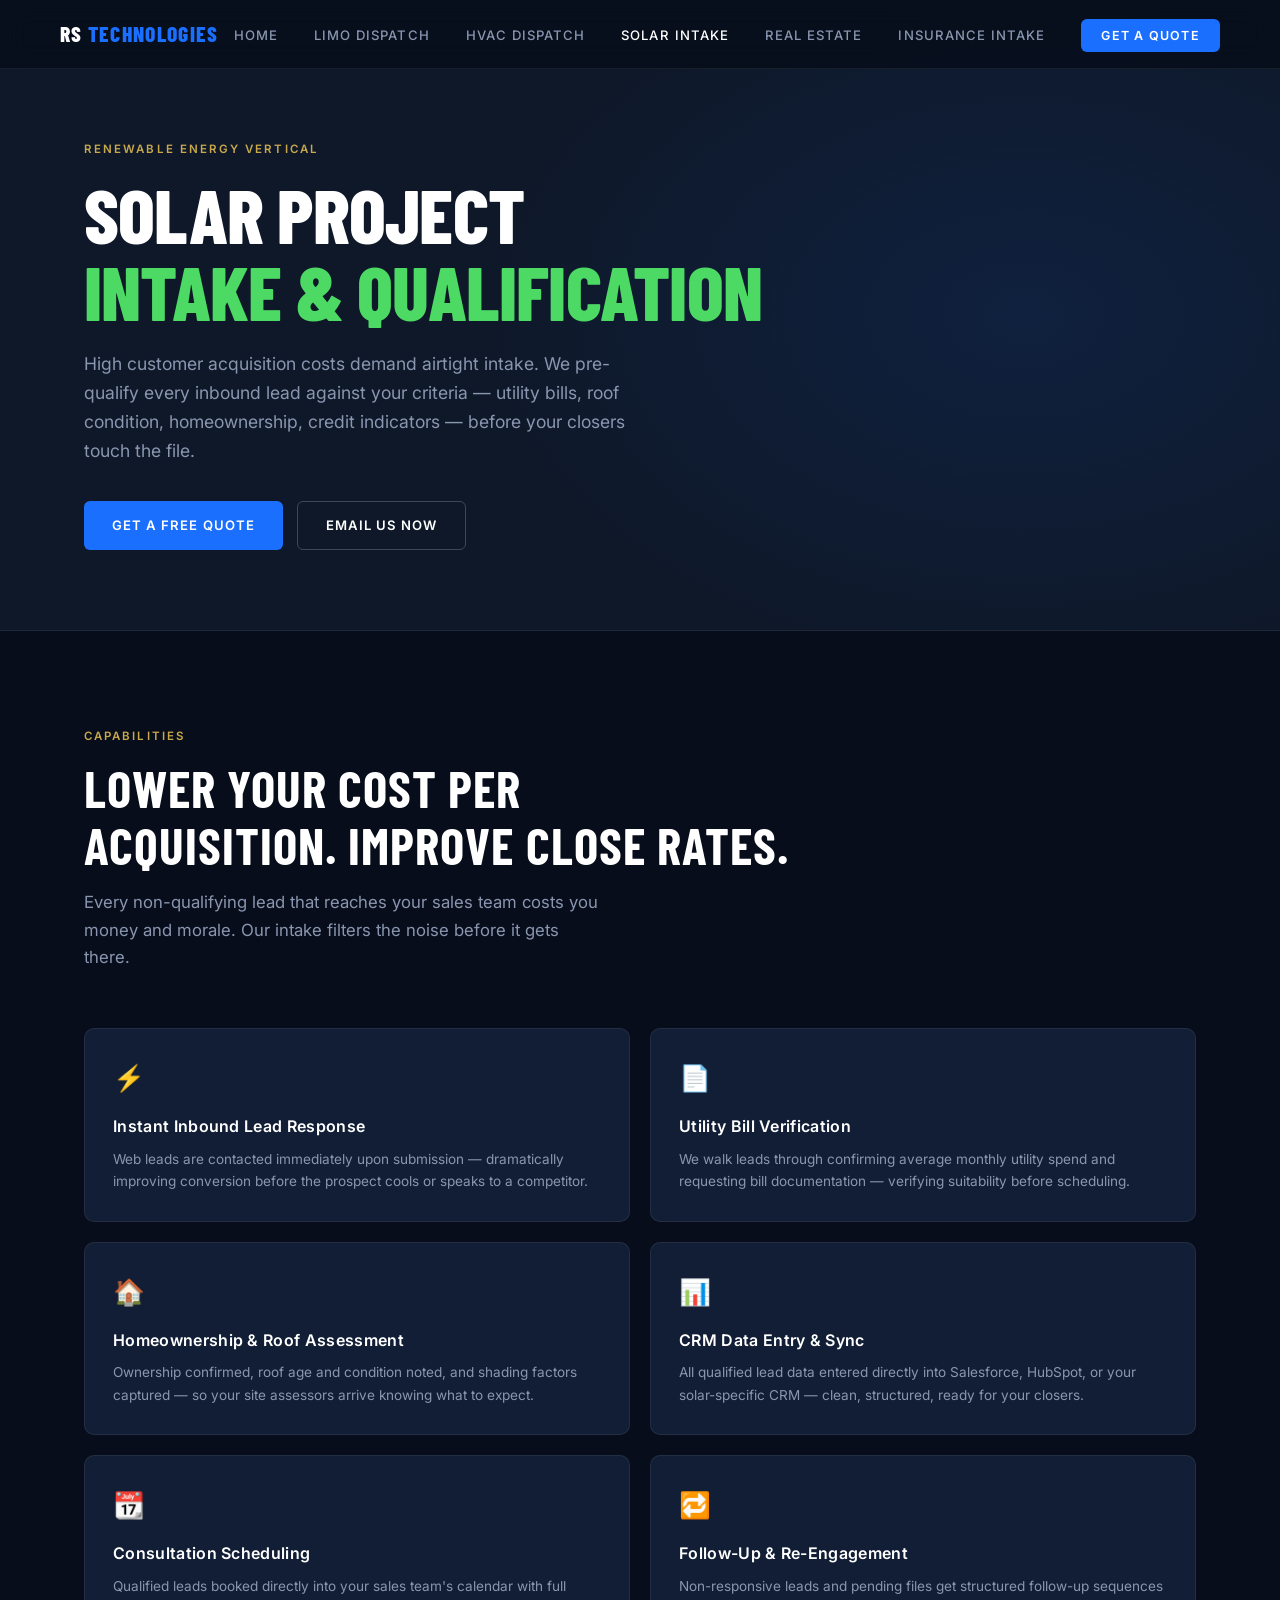
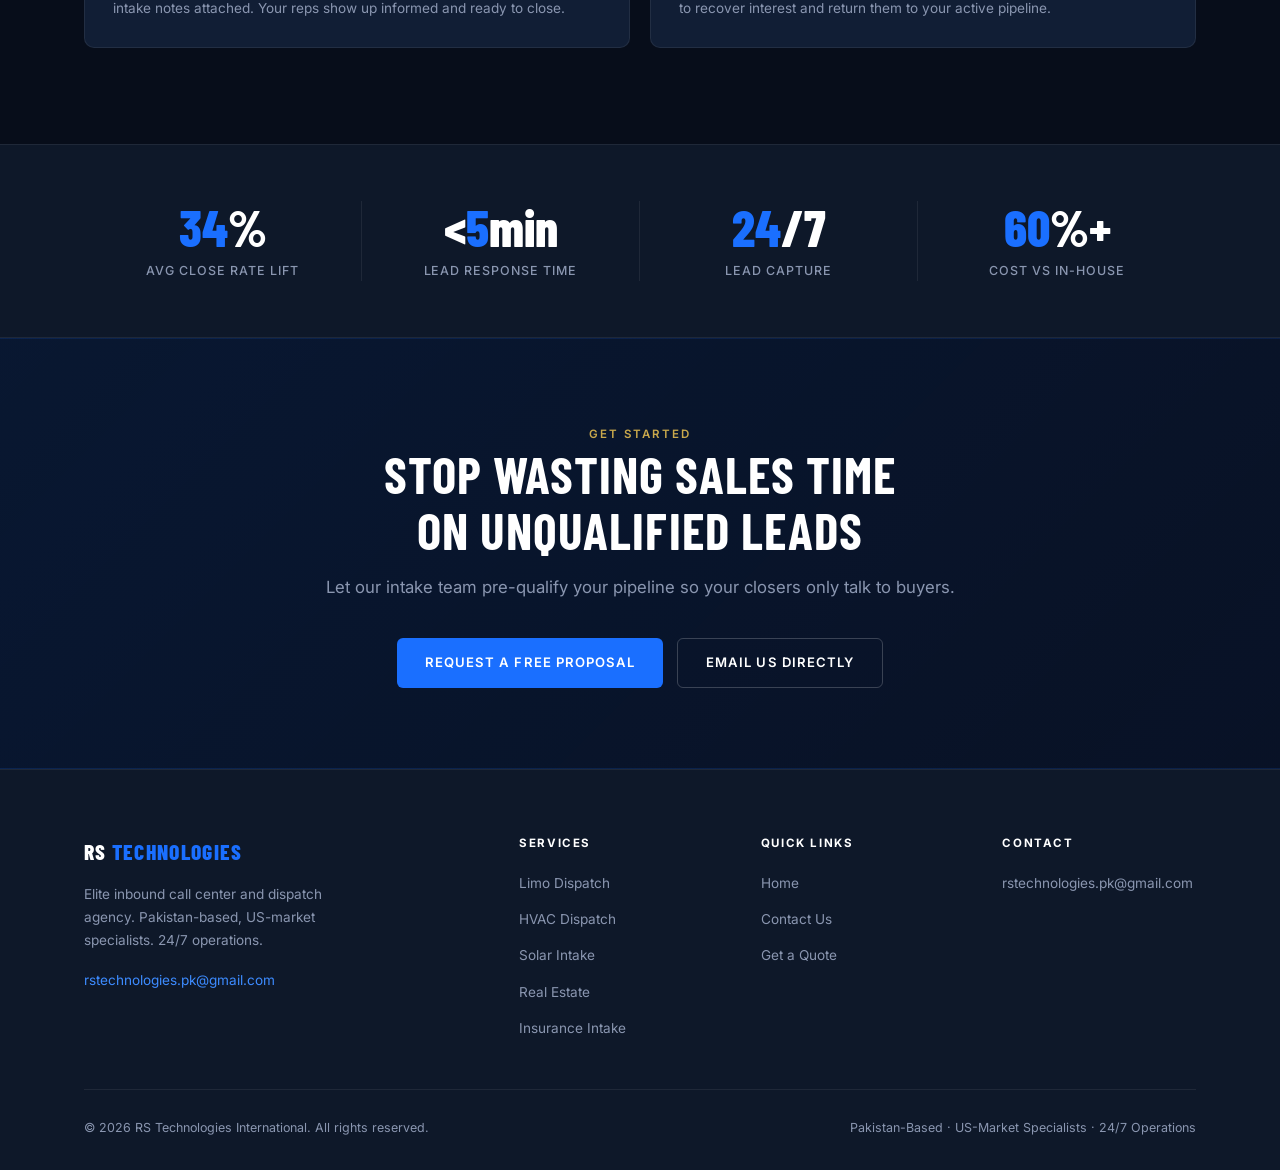
<file: solar.html>
<!DOCTYPE html>
<html lang="en">
<head>
  <meta charset="UTF-8" />
  <meta name="viewport" content="width=device-width, initial-scale=1.0" />
  <title>Solar Lead Intake & Qualification Call Center | RS Technologies</title>
  <meta name="description" content="RS Technologies provides inbound solar lead qualification, utility bill verification, homeowner pre-screening, and CRM entry for US solar companies — reducing cost per acquisition and improving close rates." />
  <meta name="keywords" content="solar intake call center, solar lead qualification, outsourced solar intake Pakistan, solar customer onboarding, solar answering service, renewable energy call center" />
  <meta name="robots" content="index, follow" />
  <link rel="canonical" href="https://rstechnologiesinternational.com/solar.html" />
  <meta property="og:title"       content="Solar Lead Intake & Qualification | RS Technologies" />
  <meta property="og:description" content="Inbound solar lead qualification and customer intake — reducing cost per acquisition for US solar companies." />
  <meta property="og:url"         content="https://rstechnologiesinternational.com/solar.html" />
  <link rel="stylesheet" href="style.css" />
</head>
<body>

<nav class="nav" role="navigation" aria-label="Main navigation">
  <div class="nav-inner">
    <a href="index.html" class="nav-logo">RS <span>Technologies</span></a>
    <ul class="nav-links" role="list">
      <li><a href="index.html">Home</a></li>
      <li><a href="limo-dispatch.html">Limo Dispatch</a></li>
      <li><a href="hvac.html">HVAC Dispatch</a></li>
      <li><a href="solar.html" class="active">Solar Intake</a></li>
      <li><a href="real-estate.html">Real Estate</a></li>
      <li><a href="insurance.html">Insurance Intake</a></li>
      <li><a href="contact.html" class="nav-cta">Get a Quote</a></li>
    </ul>
    <button class="nav-toggle" aria-label="Toggle navigation">
      <span></span><span></span><span></span>
    </button>
  </div>
</nav>

<header class="page-hero" role="banner">
  <div class="container page-hero-inner">
    <span class="eyebrow">Renewable Energy Vertical</span>
    <h1 class="display">Solar Project<br><span style="color: #4CD964;">Intake &amp; Qualification</span></h1>
    <p>High customer acquisition costs demand airtight intake. We pre-qualify every inbound lead against your criteria — utility bills, roof condition, homeownership, credit indicators — before your closers touch the file.</p>
    <div class="hero-actions">
      <a href="contact.html" class="btn btn-primary">Get a Free Quote</a>
      <a href="mailto:rstechnologies.pk@gmail.com?subject=Solar Intake Inquiry" class="btn btn-outline">Email Us Now</a>
    </div>
  </div>
</header>

<main>
<section class="section" aria-labelledby="solar-cap-heading">
  <div class="container">
    <div class="section-header">
      <span class="eyebrow">Capabilities</span>
      <h2 id="solar-cap-heading">Lower Your Cost Per<br>Acquisition. Improve Close Rates.</h2>
      <p>Every non-qualifying lead that reaches your sales team costs you money and morale. Our intake filters the noise before it gets there.</p>
    </div>
    <div class="feature-grid">
      <div class="feature-card">
        <div class="feature-icon">⚡</div>
        <h3>Instant Inbound Lead Response</h3>
        <p>Web leads are contacted immediately upon submission — dramatically improving conversion before the prospect cools or speaks to a competitor.</p>
      </div>
      <div class="feature-card">
        <div class="feature-icon">📄</div>
        <h3>Utility Bill Verification</h3>
        <p>We walk leads through confirming average monthly utility spend and requesting bill documentation — verifying suitability before scheduling.</p>
      </div>
      <div class="feature-card">
        <div class="feature-icon">🏠</div>
        <h3>Homeownership &amp; Roof Assessment</h3>
        <p>Ownership confirmed, roof age and condition noted, and shading factors captured — so your site assessors arrive knowing what to expect.</p>
      </div>
      <div class="feature-card">
        <div class="feature-icon">📊</div>
        <h3>CRM Data Entry &amp; Sync</h3>
        <p>All qualified lead data entered directly into Salesforce, HubSpot, or your solar-specific CRM — clean, structured, ready for your closers.</p>
      </div>
      <div class="feature-card">
        <div class="feature-icon">📆</div>
        <h3>Consultation Scheduling</h3>
        <p>Qualified leads booked directly into your sales team's calendar with full intake notes attached. Your reps show up informed and ready to close.</p>
      </div>
      <div class="feature-card">
        <div class="feature-icon">🔁</div>
        <h3>Follow-Up &amp; Re-Engagement</h3>
        <p>Non-responsive leads and pending files get structured follow-up sequences to recover interest and return them to your active pipeline.</p>
      </div>
    </div>
  </div>
</section>

<section class="stats-strip" aria-label="Solar service metrics">
  <div class="container">
    <div class="stats-grid">
      <div class="stat-item">
        <span class="stat-num"><span>34</span>%</span>
        <span class="stat-label">Avg Close Rate Lift</span>
      </div>
      <div class="stat-item">
        <span class="stat-num">&lt;<span>5</span>min</span>
        <span class="stat-label">Lead Response Time</span>
      </div>
      <div class="stat-item">
        <span class="stat-num"><span>24</span>/7</span>
        <span class="stat-label">Lead Capture</span>
      </div>
      <div class="stat-item">
        <span class="stat-num"><span>60</span>%+</span>
        <span class="stat-label">Cost vs In-House</span>
      </div>
    </div>
  </div>
</section>

<section class="cta-band" aria-labelledby="solar-cta-heading">
  <div class="container">
    <span class="eyebrow">Get Started</span>
    <h2 id="solar-cta-heading">Stop Wasting Sales Time<br>on Unqualified Leads</h2>
    <p>Let our intake team pre-qualify your pipeline so your closers only talk to buyers.</p>
    <div class="actions">
      <a href="contact.html" class="btn btn-primary">Request a Free Proposal</a>
      <a href="mailto:rstechnologies.pk@gmail.com?subject=Solar Intake Inquiry" class="btn btn-outline">Email Us Directly</a>
    </div>
  </div>
</section>
</main>

<footer role="contentinfo">
  <div class="container">
    <div class="footer-grid">
      <div class="footer-brand">
        <div class="nav-logo">RS <span style="color:var(--blue)">Technologies</span></div>
        <p>Elite inbound call center and dispatch agency. Pakistan-based, US-market specialists. 24/7 operations.</p>
        <a href="mailto:rstechnologies.pk@gmail.com" style="color:var(--blue-light); font-size:0.85rem; margin-top:16px; display:inline-block;">rstechnologies.pk@gmail.com</a>
      </div>
      <div class="footer-col">
        <h4>Services</h4>
        <ul role="list">
          <li><a href="limo-dispatch.html">Limo Dispatch</a></li>
          <li><a href="hvac.html">HVAC Dispatch</a></li>
          <li><a href="solar.html">Solar Intake</a></li>
          <li><a href="real-estate.html">Real Estate</a></li>
          <li><a href="insurance.html">Insurance Intake</a></li>
        </ul>
      </div>
      <div class="footer-col">
        <h4>Quick Links</h4>
        <ul role="list">
          <li><a href="index.html">Home</a></li>
          <li><a href="contact.html">Contact Us</a></li>
          <li><a href="contact.html">Get a Quote</a></li>
        </ul>
      </div>
      <div class="footer-col">
        <h4>Contact</h4>
        <ul role="list">
          <li><a href="mailto:rstechnologies.pk@gmail.com">rstechnologies.pk@gmail.com</a></li>
        </ul>
      </div>
    </div>
    <div class="footer-bottom">
      <p style="color:var(--muted);">© 2026 RS Technologies International. All rights reserved.</p>
      <span>Pakistan-Based · US-Market Specialists · 24/7 Operations</span>
    </div>
  </div>
</footer>

<script src="main.js"></script>
</body>
</html>
</file>
<file: style.css>
/* ============================================
   RS TECHNOLOGIES — Global Stylesheet
   Palette: Midnight Navy / Electric Blue / Gold
   Type: Barlow Condensed (display) / Inter (body)
   ============================================ */

@import url('https://fonts.googleapis.com/css2?family=Barlow+Condensed:wght@400;600;700;800&family=Inter:wght@300;400;500;600&display=swap');

/* ---- Reset & Base ---- */
*, *::before, *::after { box-sizing: border-box; margin: 0; padding: 0; }

:root {
  --navy:       #070D1A;
  --navy-mid:   #0E1829;
  --navy-card:  #111E35;
  --blue:       #1A6FFF;
  --blue-light: #3D8BFF;
  --blue-glow:  rgba(26,111,255,0.18);
  --gold:       #C9A84C;
  --gold-light: #DFC074;
  --white:      #FFFFFF;
  --offwhite:   #E8ECF4;
  --muted:      #8A96B0;
  --border:     rgba(255,255,255,0.07);
  --radius:     6px;
  --transition: 0.25s ease;
}

html { scroll-behavior: smooth; font-size: 16px; }

body {
  background: var(--navy);
  color: var(--offwhite);
  font-family: 'Inter', sans-serif;
  font-weight: 400;
  line-height: 1.65;
  -webkit-font-smoothing: antialiased;
}

img { max-width: 100%; display: block; }
a { color: inherit; text-decoration: none; }
ul { list-style: none; }

/* ---- Typography Scale ---- */
.display {
  font-family: 'Barlow Condensed', sans-serif;
  font-weight: 800;
  text-transform: uppercase;
  letter-spacing: -0.01em;
  line-height: 1.0;
}

h1 { font-size: clamp(2.8rem, 6vw, 5.2rem); }
h2 { font-size: clamp(2rem, 4vw, 3.2rem); font-family: 'Barlow Condensed', sans-serif; font-weight: 700; text-transform: uppercase; letter-spacing: 0.02em; line-height: 1.1; }
h3 { font-size: 1.15rem; font-weight: 600; letter-spacing: 0.02em; }
p  { font-size: 1rem; color: var(--muted); }

.eyebrow {
  font-family: 'Inter', sans-serif;
  font-size: 0.72rem;
  font-weight: 600;
  letter-spacing: 0.18em;
  text-transform: uppercase;
  color: var(--gold);
}

/* ---- Layout ---- */
.container { max-width: 1160px; margin: 0 auto; padding: 0 24px; }
.section    { padding: 96px 0; }
.section-sm { padding: 64px 0; }

/* ---- Navigation ---- */
.nav {
  position: fixed;
  top: 0; left: 0; right: 0;
  z-index: 100;
  padding: 0 24px;
  background: rgba(7,13,26,0.85);
  backdrop-filter: blur(14px);
  -webkit-backdrop-filter: blur(14px);
  border-bottom: 1px solid var(--border);
  transition: background var(--transition);
}

.nav-inner {
  max-width: 1160px;
  margin: 0 auto;
  display: flex;
  align-items: center;
  justify-content: space-between;
  height: 68px;
}

.nav-logo {
  font-family: 'Barlow Condensed', sans-serif;
  font-weight: 800;
  font-size: 1.35rem;
  letter-spacing: 0.06em;
  text-transform: uppercase;
  color: var(--white);
}

.nav-logo span { color: var(--blue); }

.nav-links {
  display: flex;
  align-items: center;
  gap: 36px;
}

.nav-links a {
  font-size: 0.82rem;
  font-weight: 500;
  letter-spacing: 0.08em;
  text-transform: uppercase;
  color: var(--muted);
  transition: color var(--transition);
}

.nav-links a:hover,
.nav-links a.active { color: var(--white); }

.nav-cta {
  font-size: 0.78rem !important;
  font-weight: 600 !important;
  letter-spacing: 0.1em !important;
  color: var(--white) !important;
  background: var(--blue);
  padding: 9px 20px;
  border-radius: var(--radius);
  transition: background var(--transition) !important;
}

.nav-cta:hover { background: var(--blue-light) !important; }

/* Hamburger */
.nav-toggle {
  display: none;
  flex-direction: column;
  gap: 5px;
  cursor: pointer;
  background: none;
  border: none;
  padding: 4px;
}

.nav-toggle span {
  display: block;
  width: 24px;
  height: 2px;
  background: var(--white);
  border-radius: 2px;
  transition: all 0.3s ease;
}

/* ---- Hero ---- */
.hero {
  min-height: 100vh;
  display: flex;
  align-items: center;
  padding-top: 68px;
  position: relative;
  overflow: hidden;
}

.hero-bg {
  position: absolute;
  inset: 0;
  background:
    radial-gradient(ellipse 80% 60% at 60% 40%, rgba(26,111,255,0.12) 0%, transparent 70%),
    linear-gradient(180deg, var(--navy) 0%, var(--navy-mid) 100%);
}

.hero-grid {
  position: absolute;
  inset: 0;
  background-image:
    linear-gradient(rgba(255,255,255,0.03) 1px, transparent 1px),
    linear-gradient(90deg, rgba(255,255,255,0.03) 1px, transparent 1px);
  background-size: 60px 60px;
  mask-image: linear-gradient(180deg, transparent 0%, rgba(0,0,0,0.6) 30%, rgba(0,0,0,0.6) 70%, transparent 100%);
}

.hero-content {
  position: relative;
  z-index: 2;
  max-width: 1160px;
  margin: 0 auto;
  padding: 80px 24px 60px;
  display: grid;
  grid-template-columns: 1fr 1fr;
  gap: 80px;
  align-items: center;
}

.hero-left { }

.hero-eyebrow {
  display: inline-flex;
  align-items: center;
  gap: 10px;
  margin-bottom: 28px;
}

.hero-eyebrow-dot {
  width: 6px; height: 6px;
  border-radius: 50%;
  background: var(--blue);
  animation: pulse 2s infinite;
}

@keyframes pulse {
  0%, 100% { box-shadow: 0 0 0 0 rgba(26,111,255,0.6); }
  50%       { box-shadow: 0 0 0 8px rgba(26,111,255,0); }
}

.hero h1 { color: var(--white); margin-bottom: 8px; }
.hero h1 em { font-style: normal; color: var(--blue); }
.hero-sub {
  font-size: 1.1rem;
  color: var(--muted);
  margin: 20px 0 40px;
  max-width: 480px;
  line-height: 1.7;
}

.hero-actions { display: flex; gap: 14px; flex-wrap: wrap; }

/* ---- Dispatch Console (Signature Element) ---- */
.dispatch-console {
  background: var(--navy-card);
  border: 1px solid var(--border);
  border-radius: 10px;
  overflow: hidden;
  box-shadow: 0 24px 60px rgba(0,0,0,0.5), 0 0 0 1px rgba(26,111,255,0.1);
}

.console-header {
  background: rgba(26,111,255,0.08);
  border-bottom: 1px solid var(--border);
  padding: 14px 20px;
  display: flex;
  align-items: center;
  justify-content: space-between;
}

.console-dots { display: flex; gap: 7px; }
.console-dots span {
  width: 10px; height: 10px; border-radius: 50%;
}
.console-dots span:nth-child(1) { background: #FF5F57; }
.console-dots span:nth-child(2) { background: #FEBC2E; }
.console-dots span:nth-child(3) { background: #28C840; }

.console-title {
  font-size: 0.72rem;
  font-weight: 600;
  letter-spacing: 0.12em;
  text-transform: uppercase;
  color: var(--muted);
}

.console-status {
  display: flex;
  align-items: center;
  gap: 6px;
  font-size: 0.68rem;
  color: #28C840;
  font-weight: 600;
  letter-spacing: 0.08em;
  text-transform: uppercase;
}

.console-status::before {
  content: '';
  width: 6px; height: 6px;
  border-radius: 50%;
  background: #28C840;
  animation: pulse-green 1.5s infinite;
}

@keyframes pulse-green {
  0%, 100% { opacity: 1; }
  50%       { opacity: 0.3; }
}

.console-body { padding: 20px; }

.console-stat-row {
  display: grid;
  grid-template-columns: 1fr 1fr 1fr;
  gap: 12px;
  margin-bottom: 20px;
}

.console-stat {
  background: rgba(255,255,255,0.03);
  border: 1px solid var(--border);
  border-radius: var(--radius);
  padding: 12px 14px;
  text-align: center;
}

.console-stat-num {
  font-family: 'Barlow Condensed', sans-serif;
  font-size: 1.6rem;
  font-weight: 700;
  color: var(--blue-light);
  display: block;
}

.console-stat-label {
  font-size: 0.62rem;
  text-transform: uppercase;
  letter-spacing: 0.1em;
  color: var(--muted);
  display: block;
  margin-top: 2px;
}

.console-feed { }

.console-feed-title {
  font-size: 0.65rem;
  font-weight: 600;
  letter-spacing: 0.14em;
  text-transform: uppercase;
  color: var(--muted);
  margin-bottom: 10px;
  border-bottom: 1px solid var(--border);
  padding-bottom: 8px;
}

.feed-item {
  display: flex;
  align-items: center;
  gap: 10px;
  padding: 8px 0;
  border-bottom: 1px solid rgba(255,255,255,0.03);
  font-size: 0.78rem;
  animation: fadeIn 0.4s ease;
}

@keyframes fadeIn {
  from { opacity: 0; transform: translateX(-8px); }
  to   { opacity: 1; transform: translateX(0); }
}

.feed-badge {
  font-size: 0.6rem;
  font-weight: 700;
  letter-spacing: 0.08em;
  text-transform: uppercase;
  padding: 3px 7px;
  border-radius: 3px;
  white-space: nowrap;
  flex-shrink: 0;
}

.badge-limo  { background: rgba(201,168,76,0.15); color: var(--gold); }
.badge-hvac  { background: rgba(26,111,255,0.15); color: var(--blue-light); }
.badge-solar { background: rgba(40,200,64,0.12); color: #4CD964; }
.badge-re    { background: rgba(255,95,87,0.12); color: #FF8A80; }

.feed-text { color: var(--offwhite); flex: 1; }
.feed-time { font-size: 0.65rem; color: var(--muted); white-space: nowrap; }

/* ---- Buttons ---- */
.btn {
  display: inline-flex;
  align-items: center;
  gap: 8px;
  padding: 13px 28px;
  border-radius: var(--radius);
  font-size: 0.82rem;
  font-weight: 600;
  letter-spacing: 0.08em;
  text-transform: uppercase;
  cursor: pointer;
  border: none;
  transition: all var(--transition);
  white-space: nowrap;
}

.btn-primary {
  background: var(--blue);
  color: var(--white);
}

.btn-primary:hover {
  background: var(--blue-light);
  transform: translateY(-1px);
  box-shadow: 0 8px 24px rgba(26,111,255,0.35);
}

.btn-outline {
  background: transparent;
  color: var(--white);
  border: 1px solid rgba(255,255,255,0.2);
}

.btn-outline:hover {
  border-color: rgba(255,255,255,0.5);
  background: rgba(255,255,255,0.04);
}

.btn-gold {
  background: var(--gold);
  color: var(--navy);
}

.btn-gold:hover {
  background: var(--gold-light);
  transform: translateY(-1px);
  box-shadow: 0 8px 24px rgba(201,168,76,0.3);
}

/* ---- Trust Bar ---- */
.trust-bar {
  padding: 28px 0;
  border-top: 1px solid var(--border);
  border-bottom: 1px solid var(--border);
  background: var(--navy-mid);
}

.trust-bar-inner {
  max-width: 1160px;
  margin: 0 auto;
  padding: 0 24px;
  display: flex;
  align-items: center;
  justify-content: space-between;
  flex-wrap: wrap;
  gap: 24px;
}

.trust-item {
  display: flex;
  align-items: center;
  gap: 12px;
}

.trust-icon {
  width: 36px; height: 36px;
  background: var(--blue-glow);
  border: 1px solid rgba(26,111,255,0.2);
  border-radius: var(--radius);
  display: flex;
  align-items: center;
  justify-content: center;
  font-size: 1rem;
  flex-shrink: 0;
}

.trust-label {
  font-size: 0.82rem;
  font-weight: 600;
  color: var(--offwhite);
  display: block;
}

.trust-sub {
  font-size: 0.7rem;
  color: var(--muted);
  display: block;
}

/* ---- Section Header ---- */
.section-header { margin-bottom: 56px; }
.section-header .eyebrow { margin-bottom: 14px; display: block; }
.section-header h2 { color: var(--white); margin-bottom: 16px; }
.section-header p { max-width: 520px; font-size: 1.05rem; }
.section-header.centered { text-align: center; }
.section-header.centered p { margin: 0 auto; }

/* ---- Service Cards ---- */
.services-grid {
  display: grid;
  grid-template-columns: repeat(3, 1fr);
  gap: 20px;
}

.service-card {
  background: var(--navy-card);
  border: 1px solid var(--border);
  border-radius: 10px;
  padding: 36px 28px;
  position: relative;
  overflow: hidden;
  transition: all var(--transition);
  display: flex;
  flex-direction: column;
}

.service-card::before {
  content: '';
  position: absolute;
  top: 0; left: 0; right: 0;
  height: 2px;
  background: var(--blue);
  transform: scaleX(0);
  transform-origin: left;
  transition: transform 0.3s ease;
}

.service-card:hover { border-color: rgba(26,111,255,0.25); transform: translateY(-4px); }
.service-card:hover::before { transform: scaleX(1); }

.service-card.featured {
  border-color: rgba(201,168,76,0.25);
  background: linear-gradient(135deg, var(--navy-card), rgba(201,168,76,0.04));
}

.service-card.featured::before { background: var(--gold); transform: scaleX(1); }

.service-icon {
  width: 48px; height: 48px;
  border-radius: 10px;
  display: flex;
  align-items: center;
  justify-content: center;
  font-size: 1.4rem;
  margin-bottom: 20px;
  background: var(--blue-glow);
  border: 1px solid rgba(26,111,255,0.15);
}

.service-card.featured .service-icon {
  background: rgba(201,168,76,0.1);
  border-color: rgba(201,168,76,0.2);
}

.service-card .tag {
  display: inline-block;
  font-size: 0.6rem;
  font-weight: 700;
  letter-spacing: 0.12em;
  text-transform: uppercase;
  padding: 3px 8px;
  border-radius: 3px;
  background: rgba(201,168,76,0.12);
  color: var(--gold);
  margin-bottom: 14px;
}

.service-card h3 { color: var(--white); margin-bottom: 12px; font-size: 1.1rem; }
.service-card p  { font-size: 0.88rem; flex: 1; margin-bottom: 24px; }

.service-link {
  font-size: 0.78rem;
  font-weight: 600;
  letter-spacing: 0.06em;
  text-transform: uppercase;
  color: var(--blue-light);
  display: inline-flex;
  align-items: center;
  gap: 6px;
  transition: gap var(--transition);
}

.service-link:hover { gap: 10px; }
.service-card.featured .service-link { color: var(--gold); }

/* ---- Stats Strip ---- */
.stats-strip {
  background: var(--navy-mid);
  border-top: 1px solid var(--border);
  border-bottom: 1px solid var(--border);
  padding: 56px 0;
}

.stats-grid {
  display: grid;
  grid-template-columns: repeat(4, 1fr);
  gap: 0;
}

.stat-item {
  text-align: center;
  padding: 0 32px;
  border-right: 1px solid var(--border);
}

.stat-item:last-child { border-right: none; }

.stat-num {
  font-family: 'Barlow Condensed', sans-serif;
  font-size: 3.2rem;
  font-weight: 800;
  color: var(--white);
  display: block;
  line-height: 1;
}

.stat-num span { color: var(--blue); }

.stat-label {
  font-size: 0.78rem;
  font-weight: 500;
  letter-spacing: 0.08em;
  text-transform: uppercase;
  color: var(--muted);
  display: block;
  margin-top: 8px;
}

/* ---- Why Us ---- */
.why-grid {
  display: grid;
  grid-template-columns: 1fr 1fr;
  gap: 64px;
  align-items: center;
}

.why-list { display: flex; flex-direction: column; gap: 28px; }

.why-item {
  display: flex;
  gap: 18px;
  align-items: flex-start;
}

.why-num {
  font-family: 'Barlow Condensed', sans-serif;
  font-size: 2.4rem;
  font-weight: 800;
  color: rgba(26,111,255,0.2);
  line-height: 1;
  flex-shrink: 0;
  width: 48px;
  text-align: right;
}

.why-text h3 { color: var(--white); margin-bottom: 6px; font-size: 1rem; }
.why-text p  { font-size: 0.88rem; }

.why-visual {
  background: var(--navy-card);
  border: 1px solid var(--border);
  border-radius: 12px;
  padding: 36px;
}

.sla-item {
  display: flex;
  align-items: center;
  justify-content: space-between;
  padding: 14px 0;
  border-bottom: 1px solid var(--border);
}

.sla-item:last-child { border-bottom: none; }

.sla-label { font-size: 0.85rem; color: var(--offwhite); font-weight: 500; }

.sla-bar-wrap {
  flex: 1;
  margin: 0 20px;
  height: 4px;
  background: rgba(255,255,255,0.06);
  border-radius: 2px;
  overflow: hidden;
}

.sla-bar {
  height: 100%;
  background: linear-gradient(90deg, var(--blue), var(--blue-light));
  border-radius: 2px;
  transition: width 1.2s ease;
}

.sla-val {
  font-family: 'Barlow Condensed', sans-serif;
  font-size: 1rem;
  font-weight: 700;
  color: var(--blue-light);
  white-space: nowrap;
}

/* ---- Verticals (inner pages) ---- */
.page-hero {
  padding: 140px 0 80px;
  background: var(--navy-mid);
  border-bottom: 1px solid var(--border);
  position: relative;
  overflow: hidden;
}

.page-hero::before {
  content: '';
  position: absolute;
  inset: 0;
  background: radial-gradient(ellipse 60% 80% at 80% 50%, rgba(26,111,255,0.1) 0%, transparent 70%);
}

.page-hero-inner { position: relative; }
.page-hero .eyebrow { margin-bottom: 16px; display: block; }
.page-hero h1 { color: var(--white); margin-bottom: 20px; max-width: 700px; }
.page-hero p  { font-size: 1.1rem; max-width: 580px; margin-bottom: 36px; }

/* ---- Feature Grid ---- */
.feature-grid {
  display: grid;
  grid-template-columns: repeat(2, 1fr);
  gap: 20px;
}

.feature-card {
  background: var(--navy-card);
  border: 1px solid var(--border);
  border-radius: 10px;
  padding: 28px;
  transition: border-color var(--transition);
}

.feature-card:hover { border-color: rgba(26,111,255,0.25); }
.feature-card .feature-icon { font-size: 1.6rem; margin-bottom: 14px; }
.feature-card h3 { color: var(--white); margin-bottom: 8px; font-size: 1rem; }
.feature-card p  { font-size: 0.85rem; }

/* ---- Process Steps ---- */
.process-steps {
  display: grid;
  grid-template-columns: repeat(4, 1fr);
  gap: 24px;
  position: relative;
}

.process-steps::before {
  content: '';
  position: absolute;
  top: 28px;
  left: calc(12.5% + 24px);
  right: calc(12.5% + 24px);
  height: 1px;
  background: linear-gradient(90deg, transparent, var(--blue), var(--blue), transparent);
  opacity: 0.3;
}

.step-card {
  background: var(--navy-card);
  border: 1px solid var(--border);
  border-radius: 10px;
  padding: 28px 24px;
  text-align: center;
  position: relative;
}

.step-num {
  width: 56px; height: 56px;
  background: var(--blue-glow);
  border: 1px solid rgba(26,111,255,0.25);
  border-radius: 50%;
  display: flex;
  align-items: center;
  justify-content: center;
  margin: 0 auto 18px;
  font-family: 'Barlow Condensed', sans-serif;
  font-size: 1.3rem;
  font-weight: 700;
  color: var(--blue-light);
}

.step-card h3 { color: var(--white); margin-bottom: 10px; font-size: 0.95rem; }
.step-card p  { font-size: 0.82rem; }

/* ---- CTA Band ---- */
.cta-band {
  background: linear-gradient(135deg, rgba(26,111,255,0.1) 0%, rgba(26,111,255,0.05) 100%);
  border-top: 1px solid rgba(26,111,255,0.15);
  border-bottom: 1px solid rgba(26,111,255,0.15);
  padding: 80px 0;
  text-align: center;
}

.cta-band h2 { color: var(--white); margin-bottom: 16px; }
.cta-band p  { font-size: 1.05rem; margin-bottom: 36px; }
.cta-band .actions { display: flex; gap: 14px; justify-content: center; flex-wrap: wrap; }

/* ---- Contact Page ---- */
.contact-grid {
  display: grid;
  grid-template-columns: 1fr 1fr;
  gap: 64px;
  align-items: start;
}

.contact-info h2 { color: var(--white); margin-bottom: 16px; }
.contact-info > p { font-size: 1.05rem; margin-bottom: 40px; }

.contact-method {
  display: flex;
  gap: 16px;
  align-items: flex-start;
  padding: 20px 0;
  border-bottom: 1px solid var(--border);
}

.contact-method:last-child { border-bottom: none; }

.contact-method-icon {
  width: 42px; height: 42px;
  background: var(--blue-glow);
  border: 1px solid rgba(26,111,255,0.2);
  border-radius: var(--radius);
  display: flex;
  align-items: center;
  justify-content: center;
  font-size: 1.1rem;
  flex-shrink: 0;
}

.contact-method h4 { color: var(--white); font-size: 0.88rem; font-weight: 600; margin-bottom: 4px; }
.contact-method p  { font-size: 0.82rem; }
.contact-method a  { color: var(--blue-light); font-size: 0.95rem; font-weight: 500; transition: color var(--transition); }
.contact-method a:hover { color: var(--white); }

.contact-form-box {
  background: var(--navy-card);
  border: 1px solid var(--border);
  border-radius: 12px;
  padding: 40px;
}

.contact-form-box h3 { color: var(--white); margin-bottom: 8px; font-size: 1.3rem; }
.contact-form-box > p { font-size: 0.88rem; margin-bottom: 28px; }

.form-group { margin-bottom: 18px; }

.form-group label {
  display: block;
  font-size: 0.75rem;
  font-weight: 600;
  letter-spacing: 0.08em;
  text-transform: uppercase;
  color: var(--offwhite);
  margin-bottom: 7px;
}

.form-group input,
.form-group select,
.form-group textarea {
  width: 100%;
  background: rgba(255,255,255,0.04);
  border: 1px solid var(--border);
  border-radius: var(--radius);
  padding: 12px 16px;
  font-family: 'Inter', sans-serif;
  font-size: 0.9rem;
  color: var(--white);
  transition: border-color var(--transition);
  outline: none;
  -webkit-appearance: none;
}

.form-group input:focus,
.form-group select,
.form-group textarea:focus {
  border-color: rgba(26,111,255,0.5);
  background: rgba(26,111,255,0.04);
}

.form-group select option { background: var(--navy-mid); color: var(--white); }
.form-group textarea { resize: vertical; min-height: 100px; }
.form-submit { width: 100%; justify-content: center; font-size: 0.85rem; padding: 14px; }

/* ---- Footer ---- */
footer {
  background: var(--navy-mid);
  border-top: 1px solid var(--border);
  padding: 64px 0 32px;
}

.footer-grid {
  display: grid;
  grid-template-columns: 2fr 1fr 1fr 1fr;
  gap: 48px;
  margin-bottom: 48px;
}

.footer-brand p { font-size: 0.85rem; margin-top: 14px; max-width: 280px; line-height: 1.7; }

.footer-col h4 {
  font-size: 0.72rem;
  font-weight: 700;
  letter-spacing: 0.14em;
  text-transform: uppercase;
  color: var(--white);
  margin-bottom: 16px;
}

.footer-col ul { display: flex; flex-direction: column; gap: 10px; }

.footer-col ul li a {
  font-size: 0.85rem;
  color: var(--muted);
  transition: color var(--transition);
}

.footer-col ul li a:hover { color: var(--white); }

.footer-bottom {
  border-top: 1px solid var(--border);
  padding-top: 28px;
  display: flex;
  justify-content: space-between;
  align-items: center;
  flex-wrap: wrap;
  gap: 12px;
}

.footer-bottom p { font-size: 0.78rem; }
.footer-bottom span { font-size: 0.78rem; color: var(--muted); }

/* ---- Utilities ---- */
.text-gold  { color: var(--gold); }
.text-blue  { color: var(--blue-light); }
.text-white { color: var(--white); }

/* ---- Mobile ---- */
@media (max-width: 900px) {
  .nav-links { display: none; flex-direction: column; position: absolute; top: 68px; left: 0; right: 0; background: var(--navy-mid); border-bottom: 1px solid var(--border); padding: 20px 24px; gap: 18px; }
  .nav-links.open { display: flex; }
  .nav-toggle { display: flex; }
  .hero-content { grid-template-columns: 1fr; gap: 48px; padding: 80px 24px 60px; }
  .services-grid { grid-template-columns: 1fr; }
  .stats-grid { grid-template-columns: 1fr 1fr; }
  .stat-item:nth-child(2) { border-right: none; }
  .why-grid { grid-template-columns: 1fr; }
  .process-steps { grid-template-columns: 1fr 1fr; }
  .process-steps::before { display: none; }
  .feature-grid { grid-template-columns: 1fr; }
  .contact-grid { grid-template-columns: 1fr; gap: 40px; }
  .footer-grid { grid-template-columns: 1fr 1fr; }
  .trust-bar-inner { justify-content: center; }
}

@media (max-width: 600px) {
  .stats-grid { grid-template-columns: 1fr 1fr; }
  .process-steps { grid-template-columns: 1fr; }
  .footer-grid { grid-template-columns: 1fr; }
  .hero-actions { flex-direction: column; }
  .cta-band .actions { flex-direction: column; align-items: center; }
}
</file>
